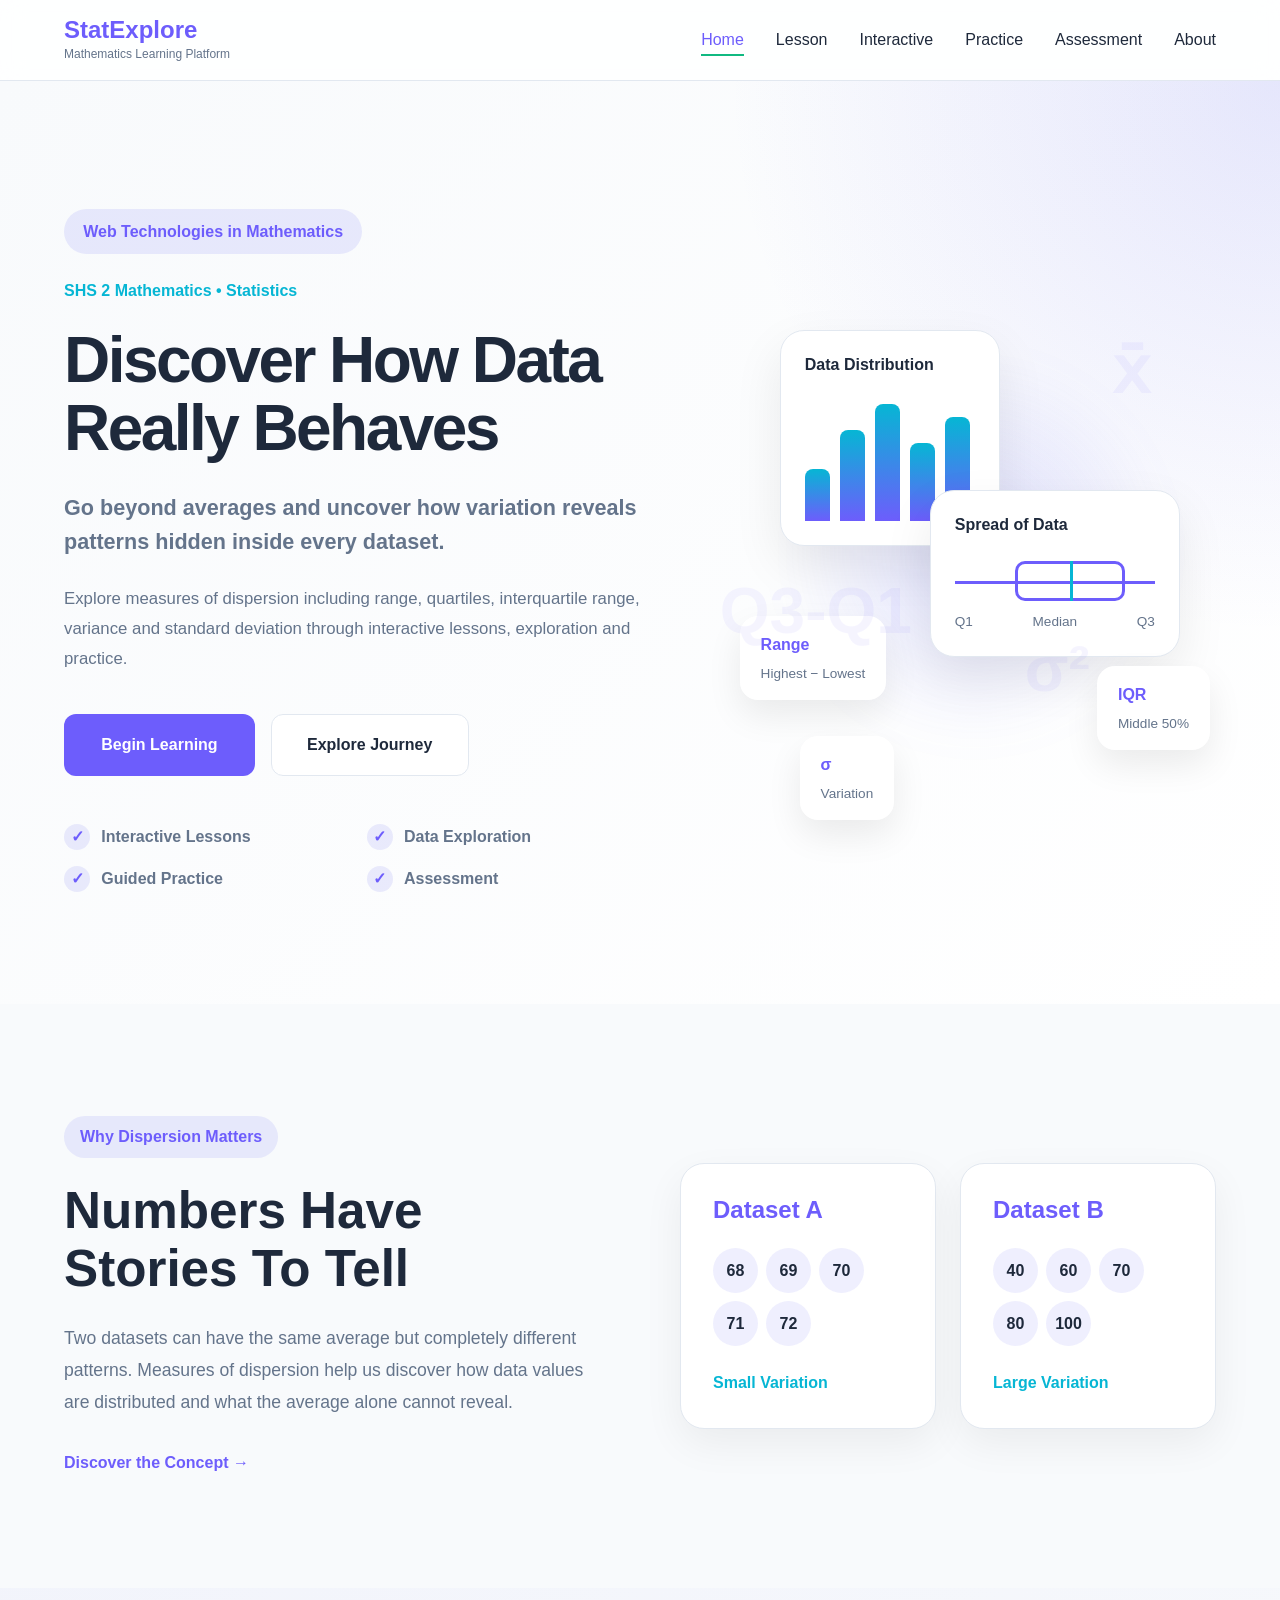
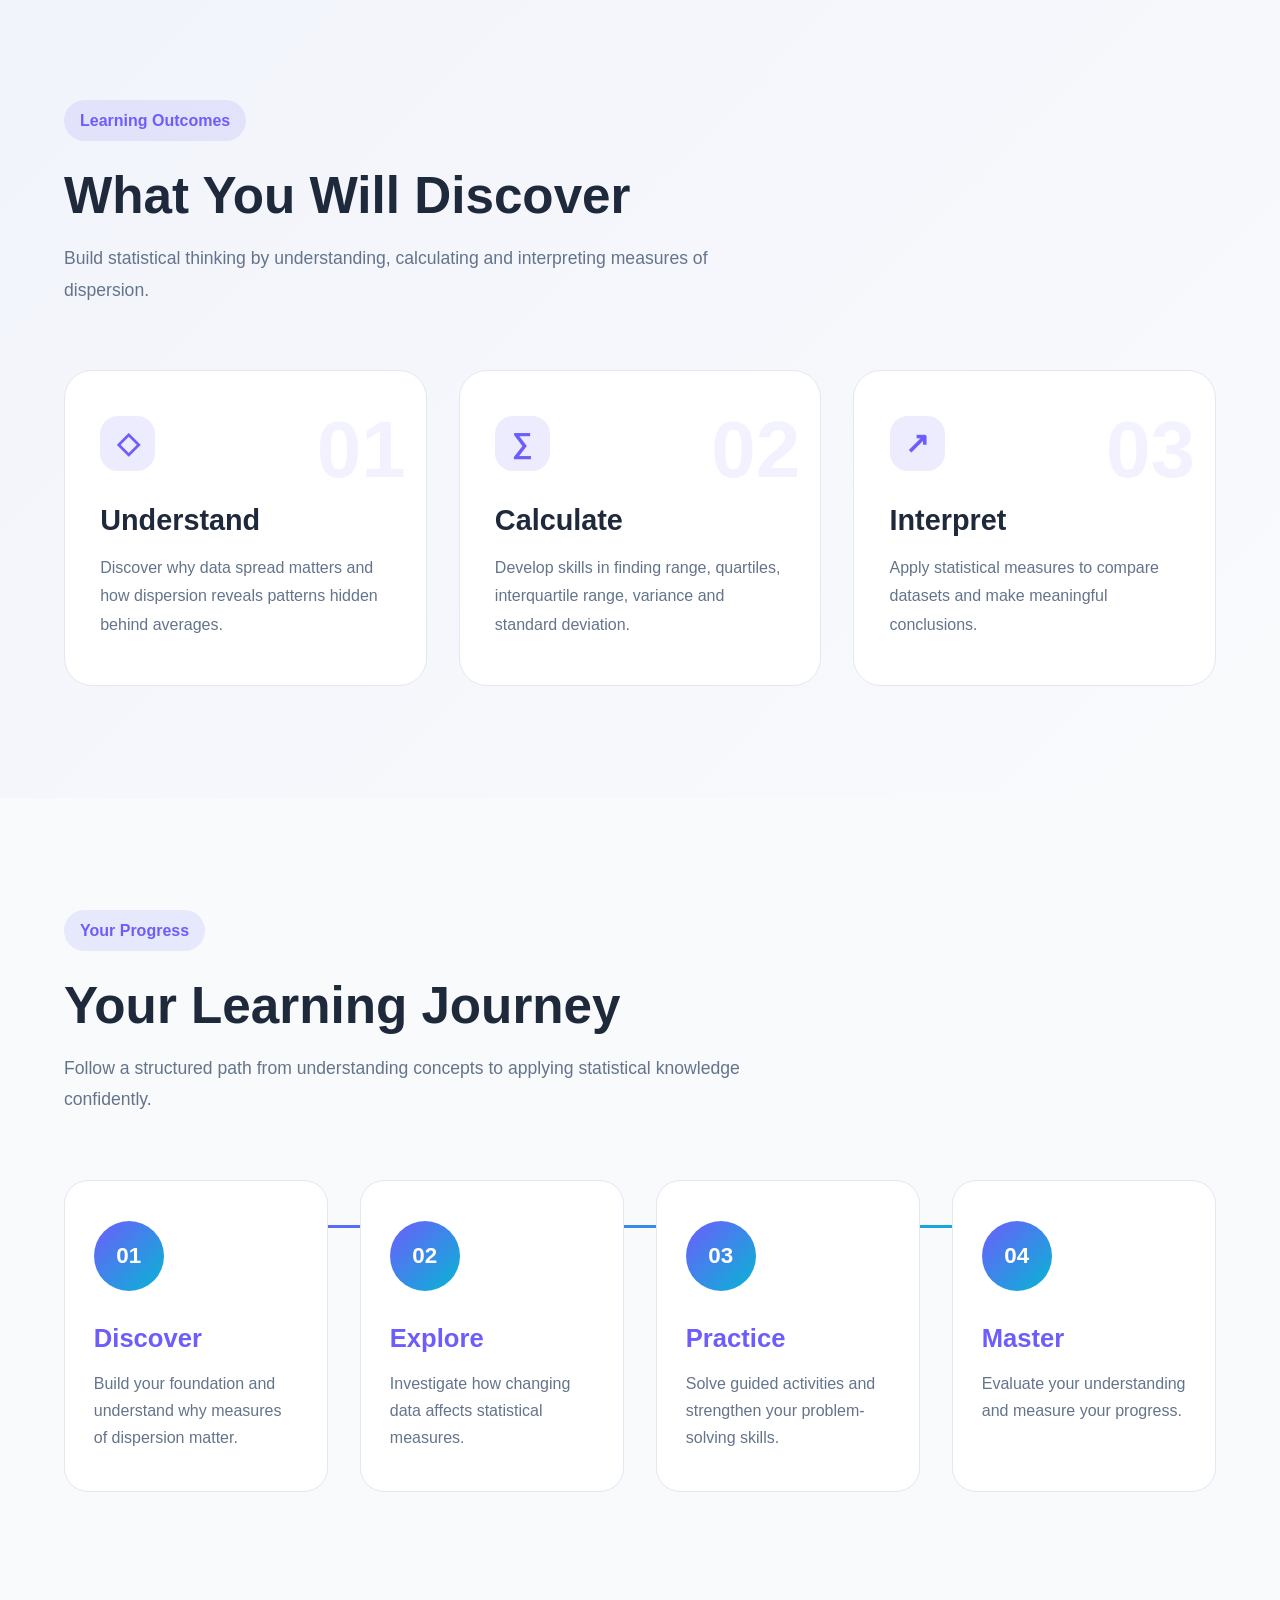
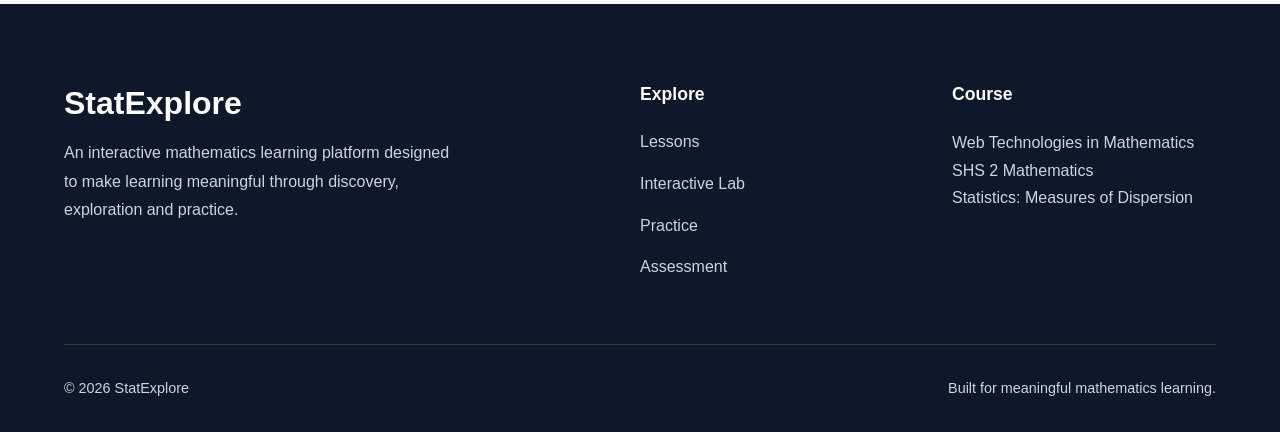
<file: index.html>
<!doctype html>
<html lang="en">
  <head>
    <meta charset="UTF-8" />

    <meta name="viewport" content="width=device-width, initial-scale=1.0" />

    <meta
      name="description"
      content="StatExplore is an interactive mathematics learning platform for SHS 2 students exploring measures of dispersion through discovery, exploration, practice and assessment."
    />

    <title>StatExplore | Web Technologies in Mathematics</title>

    <link rel="stylesheet" href="css/variables.css" />

    <link rel="stylesheet" href="css/style.css" />

    <link rel="stylesheet" href="css/index.css" />
  </head>

  <body>
    <!-- =========================
HEADER
========================== -->

    <header class="header">
      <div class="container">
        <nav class="navbar">
          <a href="index.html" class="logo">
            <h2>StatExplore</h2>

            <span> Mathematics Learning Platform </span>
          </a>

          <button class="menu-toggle" aria-expanded="false">
            <span></span>

            <span></span>

            <span></span>
          </button>

          <div class="nav-menu">
            <ul class="nav-links">
              <li>
                <a href="index.html" class="active"> Home </a>
              </li>

              <li>
                <a href="lesson.html"> Lesson </a>
              </li>

              <li>
                <a href="interactive.html"> Interactive </a>
              </li>

              <li>
                <a href="practice.html"> Practice </a>
              </li>

              <li>
                <a href="assessment.html"> Assessment </a>
              </li>
              <li>
                <a href="about.html"> About </a>
              </li>
            </ul>
          </div>
        </nav>
      </div>
    </header>

    <main>
      <!-- =========================
PREMIUM HERO SECTION
========================== -->

      <section class="hero reveal">
        <div class="container">
          <div class="hero-wrapper">
            <!-- HERO CONTENT -->

            <div class="hero-content">
              <span class="course-name hero-reveal">
                Web Technologies in Mathematics
              </span>

              <p class="hero-label hero-reveal">
                SHS 2 Mathematics • Statistics
              </p>

              <h1 class="hero-reveal">Discover How Data Really Behaves</h1>

              <p class="course-purpose hero-reveal">
                Go beyond averages and uncover how variation reveals patterns
                hidden inside every dataset.
              </p>

              <p class="hero-description hero-reveal">
                Explore measures of dispersion including range, quartiles,
                interquartile range, variance and standard deviation through
                interactive lessons, exploration and practice.
              </p>

              <div class="hero-buttons hero-reveal">
                <a href="lesson.html" class="btn btn-primary">
                  Begin Learning
                </a>

                <a href="#journey" class="btn btn-secondary">
                  Explore Journey
                </a>
              </div>

              <!-- PLATFORM HIGHLIGHTS -->

              <div class="hero-highlights hero-reveal">
                <div>
                  <span>✓</span>
                  <p>Interactive Lessons</p>
                </div>

                <div>
                  <span>✓</span>
                  <p>Data Exploration</p>
                </div>

                <div>
                  <span>✓</span>
                  <p>Guided Practice</p>
                </div>

                <div>
                  <span>✓</span>
                  <p>Assessment</p>
                </div>
              </div>
            </div>

            <!-- STATISTICS ILLUSTRATION -->

            <div class="hero-visual">
              <div class="visual-glow"></div>

              <div class="statistics-illustration">
                <!-- HISTOGRAM -->

                <div class="chart-card histogram-card">
                  <h3>Data Distribution</h3>

                  <div class="bars">
                    <span></span>

                    <span></span>

                    <span></span>

                    <span></span>

                    <span></span>
                  </div>
                </div>

                <!-- BOX PLOT -->

                <div class="chart-card boxplot-card">
                  <h3>Spread of Data</h3>

                  <div class="boxplot">
                    <span class="line"></span>

                    <span class="box"></span>

                    <span class="median"></span>
                  </div>

                  <div class="quartile-labels">
                    <span>Q1</span>

                    <span>Median</span>

                    <span>Q3</span>
                  </div>
                </div>

                <!-- STATISTICS TAGS -->

                <div class="concept-tag tag-range">
                  <strong> Range </strong>

                  <p>Highest − Lowest</p>
                </div>

                <div class="concept-tag tag-iqr">
                  <strong> IQR </strong>

                  <p>Middle 50%</p>
                </div>

                <div class="concept-tag tag-standard">
                  <strong> σ </strong>

                  <p>Variation</p>
                </div>

                <!-- BACKGROUND SYMBOLS -->

                <span class="math-symbol symbol-one"> x̄ </span>

                <span class="math-symbol symbol-two"> σ² </span>

                <span class="math-symbol symbol-three"> Q3-Q1 </span>
              </div>
            </div>
          </div>
        </div>
      </section>

      <!-- =========================
INTRODUCTION SECTION
========================== -->

      <section class="introduction reveal">
        <div class="container">
          <div class="intro-wrapper">
            <div class="intro-content">
              <span class="section-label"> Why Dispersion Matters </span>

              <h2>Numbers Have Stories To Tell</h2>

              <p>
                Two datasets can have the same average but completely different
                patterns. Measures of dispersion help us discover how data
                values are distributed and what the average alone cannot reveal.
              </p>

              <a href="lesson.html" class="intro-link">
                Discover the Concept →
              </a>
            </div>

            <div class="dataset-comparison">
              <div class="dataset-card">
                <h3>Dataset A</h3>

                <div class="data-values">
                  <span>68</span>
                  <span>69</span>
                  <span>70</span>
                  <span>71</span>
                  <span>72</span>
                </div>

                <p>Small Variation</p>
              </div>

              <div class="dataset-card">
                <h3>Dataset B</h3>

                <div class="data-values">
                  <span>40</span>
                  <span>60</span>
                  <span>70</span>
                  <span>80</span>
                  <span>100</span>
                </div>

                <p>Large Variation</p>
              </div>
            </div>
          </div>
        </div>
      </section>

      <!-- =========================
LEARNING OUTCOMES
========================== -->

      <section class="objectives reveal">
        <div class="container">
          <div class="section-heading">
            <span class="section-label"> Learning Outcomes </span>

            <h2>What You Will Discover</h2>

            <p>
              Build statistical thinking by understanding, calculating and
              interpreting measures of dispersion.
            </p>
          </div>

          <div class="objective-grid">
            <article class="objective-card reveal">
              <span class="objective-number"> 01 </span>

              <div class="objective-icon">◇</div>

              <h3>Understand</h3>

              <p>
                Discover why data spread matters and how dispersion reveals
                patterns hidden behind averages.
              </p>
            </article>

            <article class="objective-card reveal">
              <span class="objective-number"> 02 </span>

              <div class="objective-icon">∑</div>

              <h3>Calculate</h3>

              <p>
                Develop skills in finding range, quartiles, interquartile range,
                variance and standard deviation.
              </p>
            </article>

            <article class="objective-card reveal">
              <span class="objective-number"> 03 </span>

              <div class="objective-icon">↗</div>

              <h3>Interpret</h3>

              <p>
                Apply statistical measures to compare datasets and make
                meaningful conclusions.
              </p>
            </article>
          </div>
        </div>
      </section>

      <!-- =========================
LEARNING JOURNEY
========================== -->

      <section class="learning-path reveal" id="journey">
        <div class="container">
          <div class="section-heading">
            <span class="section-label"> Your Progress </span>

            <h2>Your Learning Journey</h2>

            <p>
              Follow a structured path from understanding concepts to applying
              statistical knowledge confidently.
            </p>
          </div>

          <div class="journey-container">
            <a href="lesson.html" class="journey-step">
              <span class="step-number"> 01 </span>

              <div>
                <h3>Discover</h3>

                <p>
                  Build your foundation and understand why measures of
                  dispersion matter.
                </p>
              </div>
            </a>

            <a href="interactive.html" class="journey-step">
              <span class="step-number"> 02 </span>

              <div>
                <h3>Explore</h3>

                <p>
                  Investigate how changing data affects statistical measures.
                </p>
              </div>
            </a>

            <a href="practice.html" class="journey-step">
              <span class="step-number"> 03 </span>

              <div>
                <h3>Practice</h3>

                <p>
                  Solve guided activities and strengthen your problem-solving
                  skills.
                </p>
              </div>
            </a>

            <a href="assessment.html" class="journey-step">
              <span class="step-number"> 04 </span>

              <div>
                <h3>Master</h3>

                <p>Evaluate your understanding and measure your progress.</p>
              </div>
            </a>
          </div>
        </div>
      </section>
    </main>

    <!-- =========================
FOOTER
========================== -->

    <footer class="footer">
      <div class="container">
        <div class="footer-content">
          <div class="footer-brand">
            <h3>StatExplore</h3>

            <p>
              An interactive mathematics learning platform designed to make
              learning meaningful through discovery, exploration and practice.
            </p>
          </div>

          <div class="footer-links">
            <h4>Explore</h4>

            <ul>
              <li>
                <a href="lesson.html"> Lessons </a>
              </li>

              <li>
                <a href="interactive.html"> Interactive Lab </a>
              </li>

              <li>
                <a href="practice.html"> Practice </a>
              </li>

              <li>
                <a href="assessment.html"> Assessment </a>
              </li>
            </ul>
          </div>

          <div class="footer-course">
            <h4>Course</h4>

            <p>Web Technologies in Mathematics</p>

            <p>SHS 2 Mathematics</p>

            <p>Statistics: Measures of Dispersion</p>
          </div>
        </div>

        <div class="footer-bottom">
          <p>© 2026 StatExplore</p>

          <p>Built for meaningful mathematics learning.</p>
        </div>
      </div>
    </footer>

    <script src="js/navbar.js"></script>
    <script src="js/animations.js"></script>
  </body>
</html>
</file>
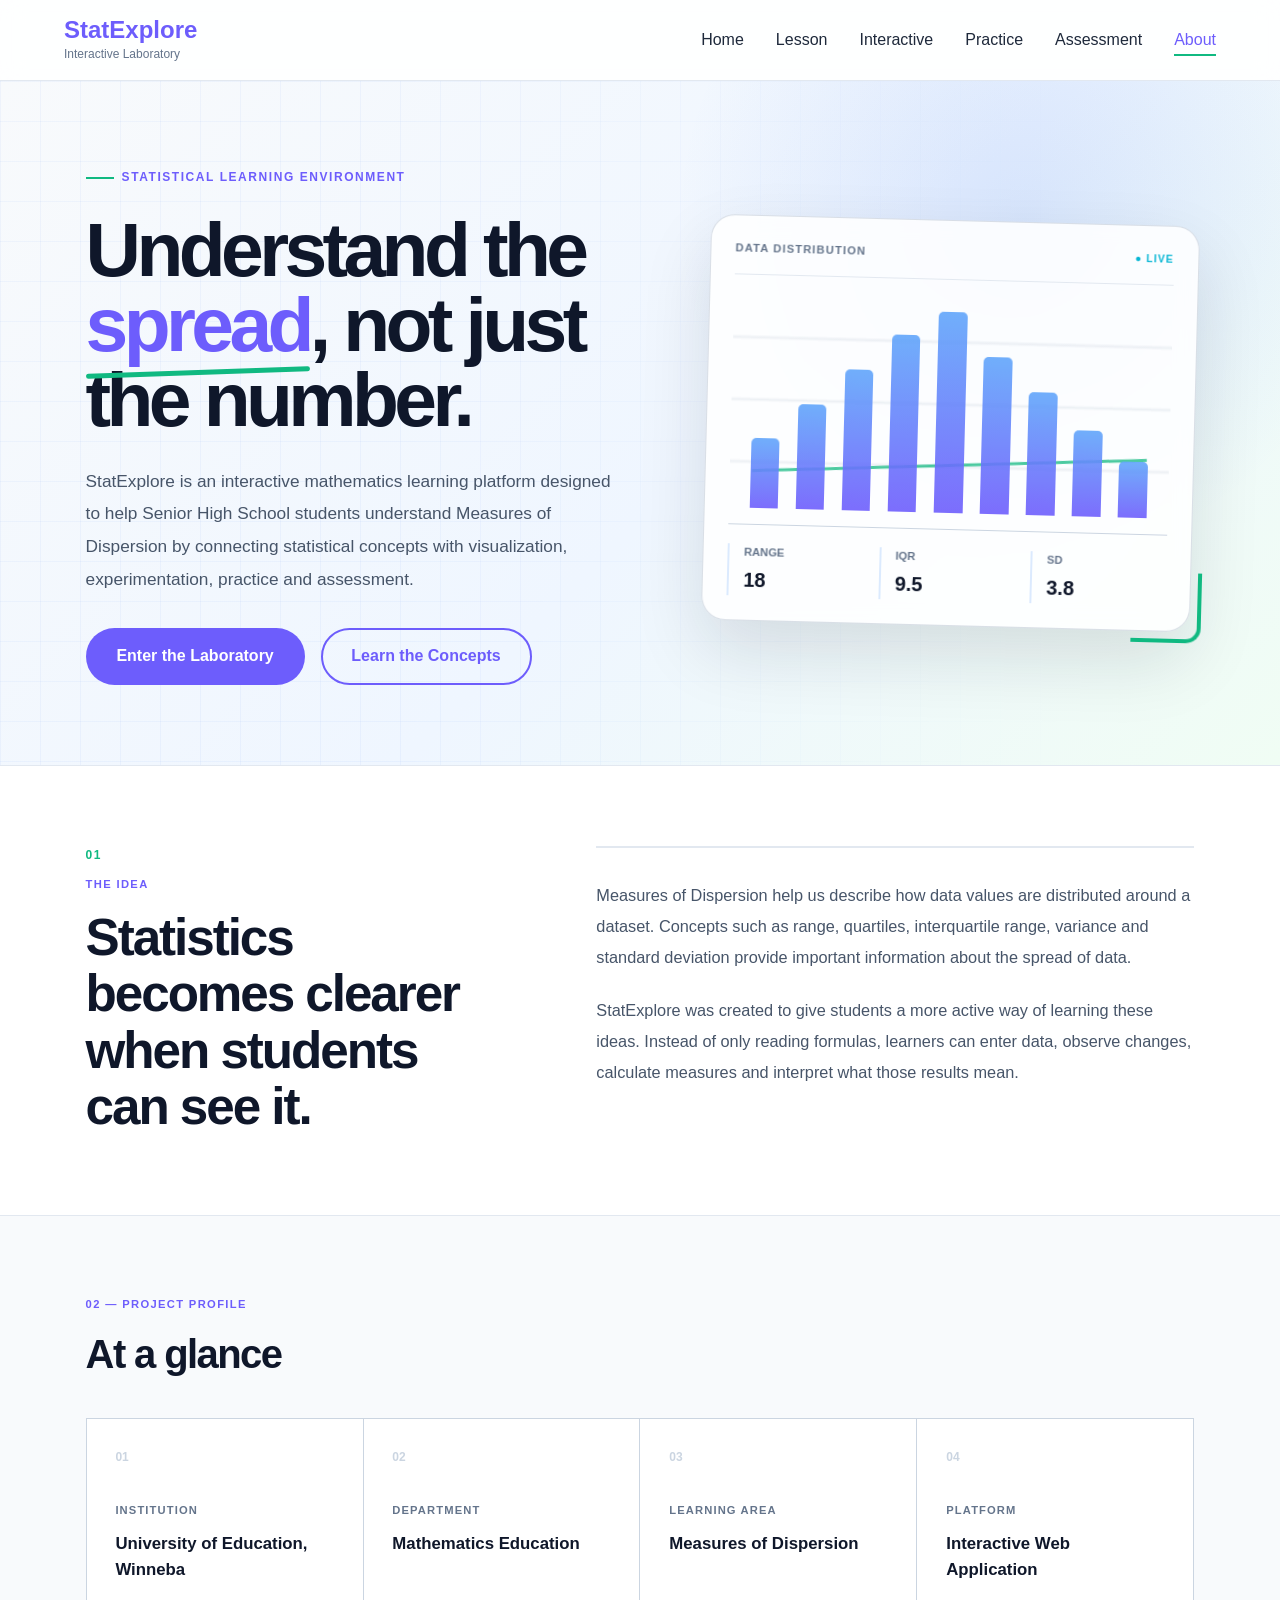
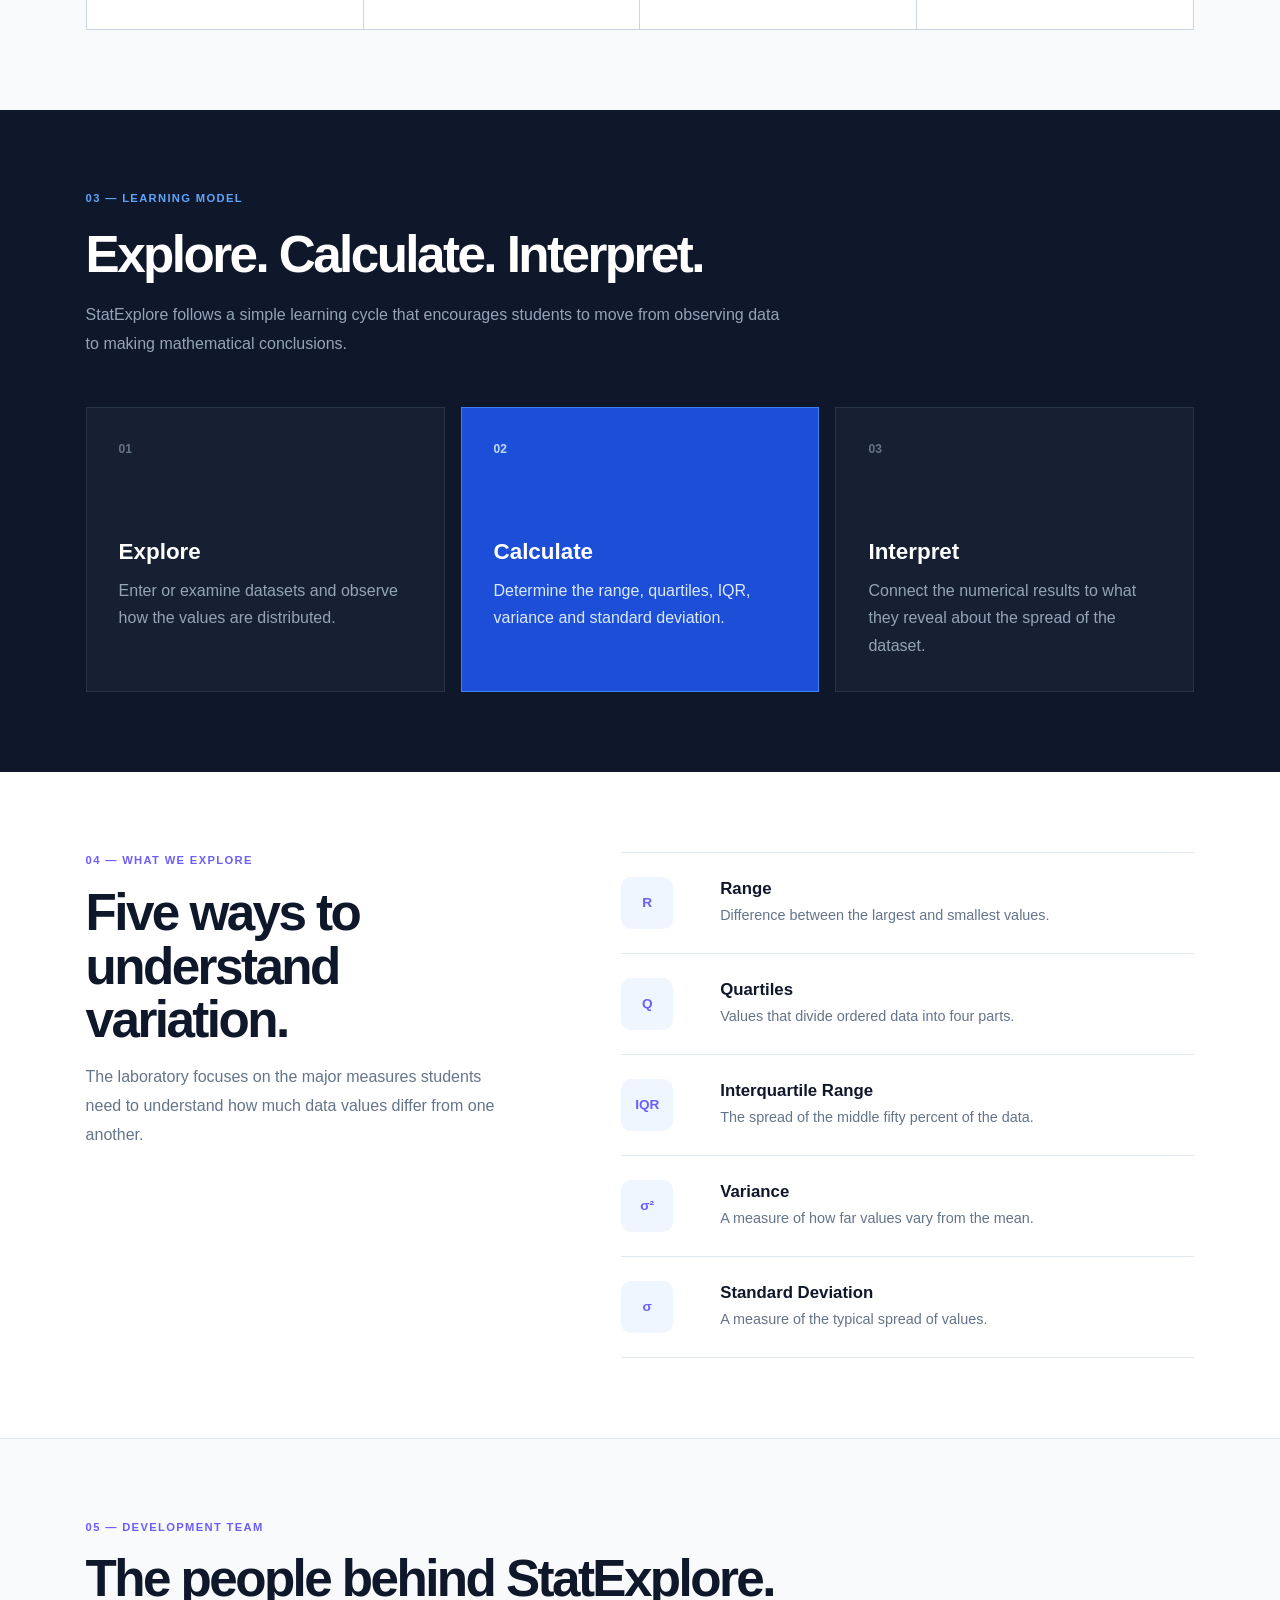
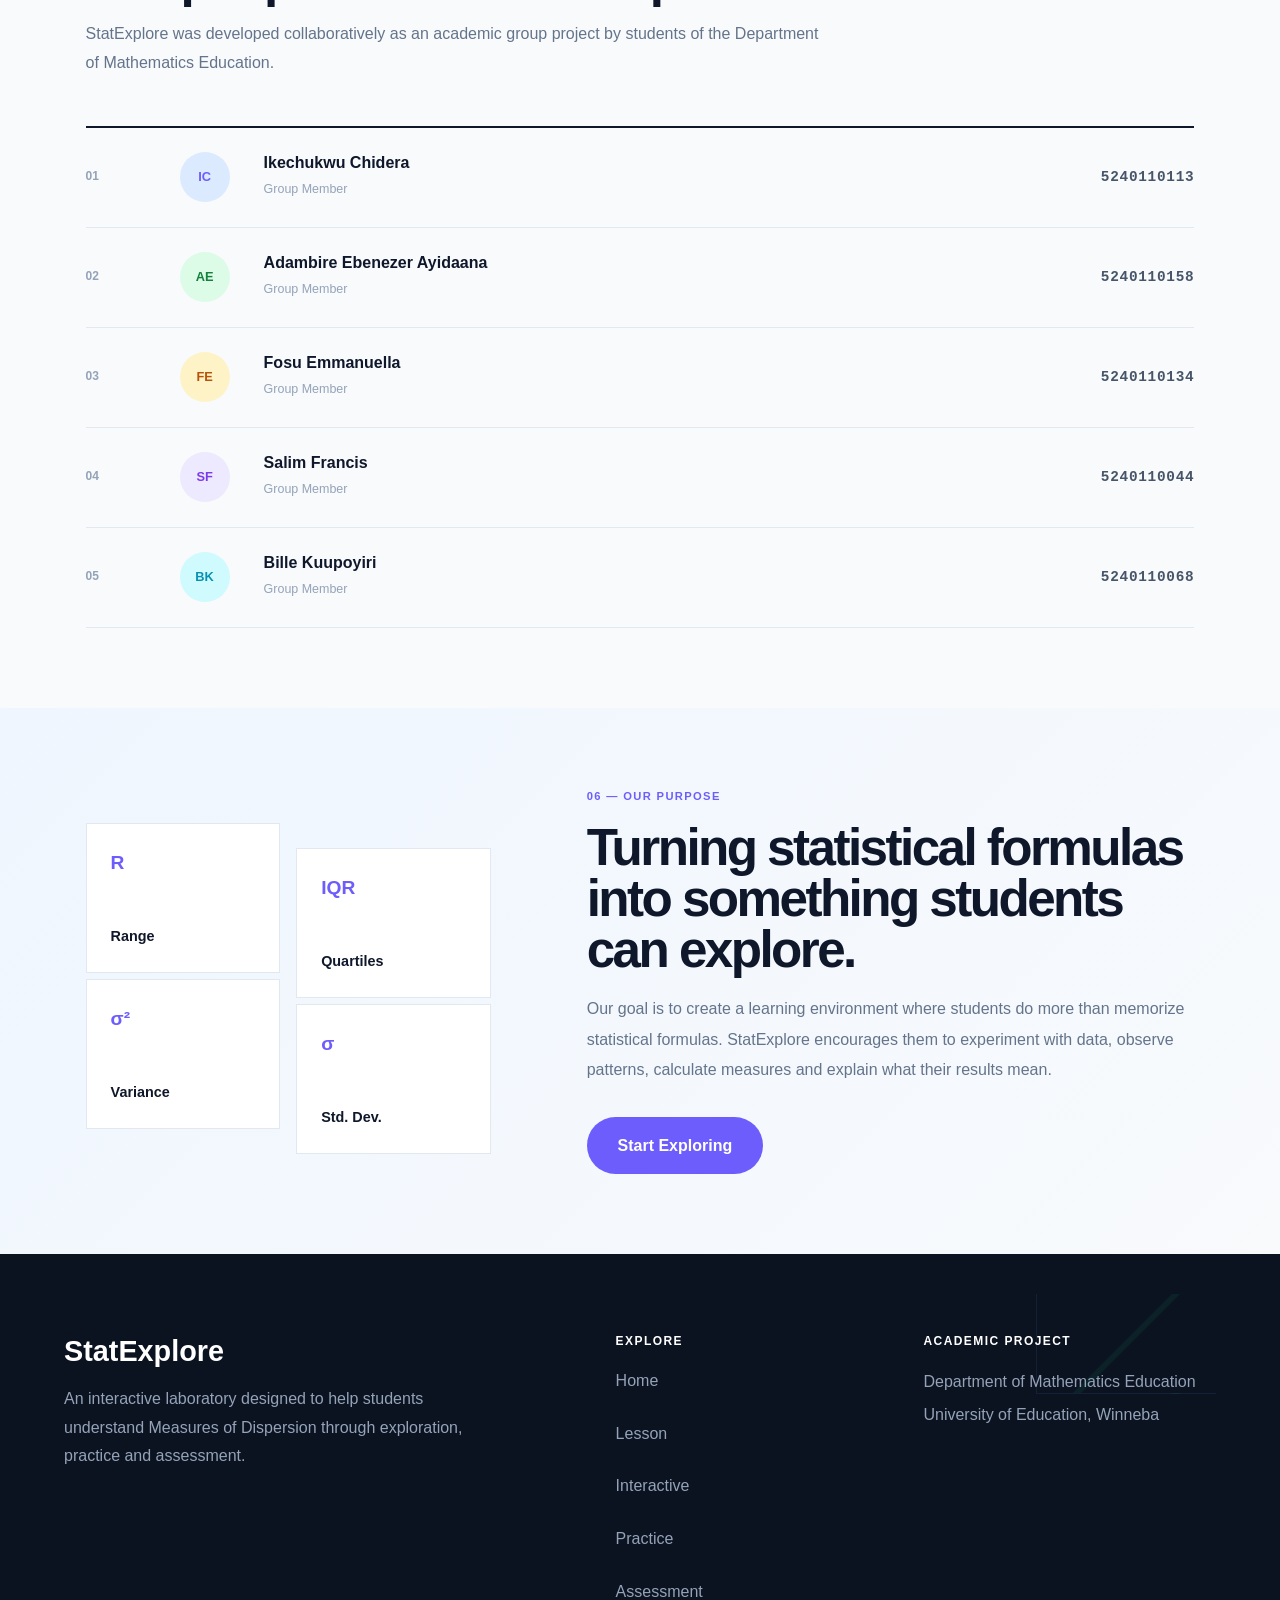
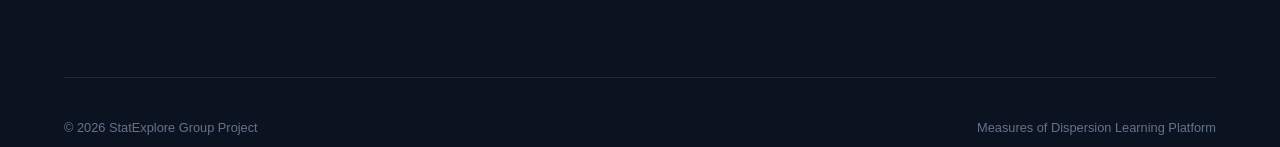
<file: about.html>
<!doctype html>
<html lang="en">
  <head>
    <meta charset="UTF-8" />

    <meta name="viewport" content="width=device-width, initial-scale=1.0" />

    <title>About | StatExplore</title>

    <link rel="stylesheet" href="css/variables.css" />
    <link rel="stylesheet" href="css/style.css" />
    <link rel="stylesheet" href="css/about.css" />
  </head>

  <body>
    <!-- =====================================================
         HEADER
    ====================================================== -->

    <header class="header">
      <div class="container navbar">
        <a href="index.html" class="logo">
          <h2>StatExplore</h2>
          <span>Interactive Laboratory</span>
        </a>

        <nav class="nav-menu" id="navMenu">
          <ul class="nav-links">
            <li>
              <a href="index.html">Home</a>
            </li>

            <li>
              <a href="lesson.html">Lesson</a>
            </li>

            <li>
              <a href="interactive.html">Interactive</a>
            </li>

            <li>
              <a href="practice.html">Practice</a>
            </li>

            <li>
              <a href="assessment.html">Assessment</a>
            </li>

            <li>
              <a href="about.html" class="active"> About </a>
            </li>
          </ul>
        </nav>

        <button
          class="menu-toggle"
          id="menuToggle"
          aria-label="Open navigation menu"
          aria-expanded="false"
        >
          <span></span>
          <span></span>
          <span></span>
        </button>
      </div>
    </header>

    <main>
      <!-- =====================================================
           HERO
      ====================================================== -->

      <section class="stat-hero">
        <div class="container stat-hero-grid">
          <div class="stat-hero-content">
            <span class="eyebrow"> STATISTICAL LEARNING ENVIRONMENT </span>

            <h1>
              Understand the
              <span>spread</span>, not just the number.
            </h1>

            <p>
              StatExplore is an interactive mathematics learning platform
              designed to help Senior High School students understand Measures
              of Dispersion by connecting statistical concepts with
              visualization, experimentation, practice and assessment.
            </p>

            <div class="hero-actions">
              <a href="interactive.html" class="btn btn-primary">
                Enter the Laboratory
              </a>

              <a href="lesson.html" class="btn btn-secondary">
                Learn the Concepts
              </a>
            </div>
          </div>

          <!-- Statistical visual -->

          <div class="distribution-visual">
            <div class="visual-header">
              <span>DATA DISTRIBUTION</span>

              <span class="live-indicator"> ● LIVE </span>
            </div>

            <div class="chart-area">
              <div class="chart-line"></div>

              <div class="bar bar-1"></div>
              <div class="bar bar-2"></div>
              <div class="bar bar-3"></div>
              <div class="bar bar-4"></div>
              <div class="bar bar-5"></div>
              <div class="bar bar-6"></div>
              <div class="bar bar-7"></div>
              <div class="bar bar-8"></div>
              <div class="bar bar-9"></div>
            </div>

            <div class="measure-row">
              <div>
                <span>Range</span>
                <strong>18</strong>
              </div>

              <div>
                <span>IQR</span>
                <strong>9.5</strong>
              </div>

              <div>
                <span>SD</span>
                <strong>3.8</strong>
              </div>
            </div>
          </div>
        </div>
      </section>

      <!-- =====================================================
           PROJECT INTRODUCTION
      ====================================================== -->

      <section class="intro-section">
        <div class="container intro-grid">
          <div class="intro-heading">
            <span class="section-number"> 01 </span>

            <span class="section-label"> THE IDEA </span>

            <h2>Statistics becomes clearer when students can see it.</h2>
          </div>

          <div class="intro-text">
            <p>
              Measures of Dispersion help us describe how data values are
              distributed around a dataset. Concepts such as range, quartiles,
              interquartile range, variance and standard deviation provide
              important information about the spread of data.
            </p>

            <p>
              StatExplore was created to give students a more active way of
              learning these ideas. Instead of only reading formulas, learners
              can enter data, observe changes, calculate measures and interpret
              what those results mean.
            </p>
          </div>
        </div>
      </section>

      <!-- =====================================================
           PROJECT FACTS
      ====================================================== -->

      <section class="facts-section">
        <div class="container">
          <div class="section-heading">
            <span class="section-label"> 02 — PROJECT PROFILE </span>

            <h2>At a glance</h2>
          </div>

          <div class="facts-grid">
            <article class="fact-card">
              <span class="fact-index"> 01 </span>

              <span class="fact-title"> Institution </span>

              <h3>University of Education, Winneba</h3>
            </article>

            <article class="fact-card">
              <span class="fact-index"> 02 </span>

              <span class="fact-title"> Department </span>

              <h3>Mathematics Education</h3>
            </article>

            <article class="fact-card">
              <span class="fact-index"> 03 </span>

              <span class="fact-title"> Learning Area </span>

              <h3>Measures of Dispersion</h3>
            </article>

            <article class="fact-card">
              <span class="fact-index"> 04 </span>

              <span class="fact-title"> Platform </span>

              <h3>Interactive Web Application</h3>
            </article>
          </div>
        </div>
      </section>

      <!-- =====================================================
           LEARNING MODEL
      ====================================================== -->

      <section class="learning-section">
        <div class="container">
          <div class="learning-heading">
            <span class="section-label"> 03 — LEARNING MODEL </span>

            <h2>Explore. Calculate. Interpret.</h2>

            <p>
              StatExplore follows a simple learning cycle that encourages
              students to move from observing data to making mathematical
              conclusions.
            </p>
          </div>

          <div class="learning-grid">
            <article class="learning-card">
              <div class="learning-number">01</div>

              <h3>Explore</h3>

              <p>
                Enter or examine datasets and observe how the values are
                distributed.
              </p>
            </article>

            <article class="learning-card active">
              <div class="learning-number">02</div>

              <h3>Calculate</h3>

              <p>
                Determine the range, quartiles, IQR, variance and standard
                deviation.
              </p>
            </article>

            <article class="learning-card">
              <div class="learning-number">03</div>

              <h3>Interpret</h3>

              <p>
                Connect the numerical results to what they reveal about the
                spread of the dataset.
              </p>
            </article>
          </div>
        </div>
      </section>

      <!-- =====================================================
           STATISTICAL MEASURES
      ====================================================== -->

      <section class="measures-section">
        <div class="container measures-grid">
          <div class="measures-intro">
            <span class="section-label"> 04 — WHAT WE EXPLORE </span>

            <h2>Five ways to understand variation.</h2>

            <p>
              The laboratory focuses on the major measures students need to
              understand how much data values differ from one another.
            </p>
          </div>

          <div class="measure-list">
            <div class="measure-item">
              <span class="measure-symbol"> R </span>

              <div>
                <h3>Range</h3>
                <p>Difference between the largest and smallest values.</p>
              </div>
            </div>

            <div class="measure-item">
              <span class="measure-symbol"> Q </span>

              <div>
                <h3>Quartiles</h3>
                <p>Values that divide ordered data into four parts.</p>
              </div>
            </div>

            <div class="measure-item">
              <span class="measure-symbol"> IQR </span>

              <div>
                <h3>Interquartile Range</h3>
                <p>The spread of the middle fifty percent of the data.</p>
              </div>
            </div>

            <div class="measure-item">
              <span class="measure-symbol"> σ² </span>

              <div>
                <h3>Variance</h3>
                <p>A measure of how far values vary from the mean.</p>
              </div>
            </div>

            <div class="measure-item">
              <span class="measure-symbol"> σ </span>

              <div>
                <h3>Standard Deviation</h3>
                <p>A measure of the typical spread of values.</p>
              </div>
            </div>
          </div>
        </div>
      </section>

      <!-- =====================================================
           TEAM
      ====================================================== -->

      <section class="team-section">
        <div class="container">
          <div class="team-heading">
            <span class="section-label"> 05 — DEVELOPMENT TEAM </span>

            <h2>The people behind StatExplore.</h2>

            <p>
              StatExplore was developed collaboratively as an academic group
              project by students of the Department of Mathematics Education.
            </p>
          </div>

          <div class="team-table">
            <article class="team-member">
              <span class="team-number"> 01 </span>

              <div class="team-avatar">IC</div>

              <div class="team-details">
                <h3>Ikechukwu Chidera</h3>

                <span> Group Member </span>
              </div>

              <div class="team-index">5240110113</div>
            </article>

            <article class="team-member">
              <span class="team-number"> 02 </span>

              <div class="team-avatar">AE</div>

              <div class="team-details">
                <h3>Adambire Ebenezer Ayidaana</h3>

                <span> Group Member </span>
              </div>

              <div class="team-index">5240110158</div>
            </article>

            <article class="team-member">
              <span class="team-number"> 03 </span>

              <div class="team-avatar">FE</div>

              <div class="team-details">
                <h3>Fosu Emmanuella</h3>

                <span> Group Member </span>
              </div>

              <div class="team-index">5240110134</div>
            </article>

            <article class="team-member">
              <span class="team-number"> 04 </span>

              <div class="team-avatar">SF</div>

              <div class="team-details">
                <h3>Salim Francis</h3>

                <span> Group Member </span>
              </div>

              <div class="team-index">5240110044</div>
            </article>

            <article class="team-member">
              <span class="team-number"> 05 </span>

              <div class="team-avatar">BK</div>

              <div class="team-details">
                <h3>Bille Kuupoyiri</h3>

                <span> Group Member </span>
              </div>

              <div class="team-index">5240110068</div>
            </article>
          </div>
        </div>
      </section>

      <!-- =====================================================
           FINAL PURPOSE
      ====================================================== -->

      <section class="purpose-section">
        <div class="container purpose-grid">
          <div class="purpose-visual">
            <div class="purpose-stat">
              <span>R</span>
              <strong>Range</strong>
            </div>

            <div class="purpose-stat">
              <span>IQR</span>
              <strong>Quartiles</strong>
            </div>

            <div class="purpose-stat">
              <span>σ²</span>
              <strong>Variance</strong>
            </div>

            <div class="purpose-stat">
              <span>σ</span>
              <strong>Std. Dev.</strong>
            </div>
          </div>

          <div class="purpose-content">
            <span class="section-label"> 06 — OUR PURPOSE </span>

            <h2>
              Turning statistical formulas into something students can explore.
            </h2>

            <p>
              Our goal is to create a learning environment where students do
              more than memorize statistical formulas. StatExplore encourages
              them to experiment with data, observe patterns, calculate measures
              and explain what their results mean.
            </p>

            <a href="interactive.html" class="btn btn-primary">
              Start Exploring
            </a>
          </div>
        </div>
      </section>
    </main>

    <!-- =====================================================
         FOOTER
    ====================================================== -->

    <footer class="footer">
      <div class="container">
        <div class="footer-content">
          <div class="footer-brand">
            <h3>StatExplore</h3>

            <p>
              An interactive laboratory designed to help students understand
              Measures of Dispersion through exploration, practice and
              assessment.
            </p>
          </div>

          <div class="footer-links">
            <h4>Explore</h4>

            <ul>
              <li>
                <a href="index.html"> Home </a>
              </li>

              <li>
                <a href="lesson.html"> Lesson </a>
              </li>

              <li>
                <a href="interactive.html"> Interactive </a>
              </li>

              <li>
                <a href="practice.html"> Practice </a>
              </li>

              <li>
                <a href="assessment.html"> Assessment </a>
              </li>
            </ul>
          </div>

          <div class="footer-course">
            <h4>Academic Project</h4>

            <p>Department of Mathematics Education</p>

            <p>University of Education, Winneba</p>
          </div>
        </div>

        <div class="footer-bottom">
          <p>© 2026 StatExplore Group Project</p>

          <p>Measures of Dispersion Learning Platform</p>
        </div>
      </div>
    </footer>

    <script src="js/navbar.js"></script>
  </body>
</html>
</file>
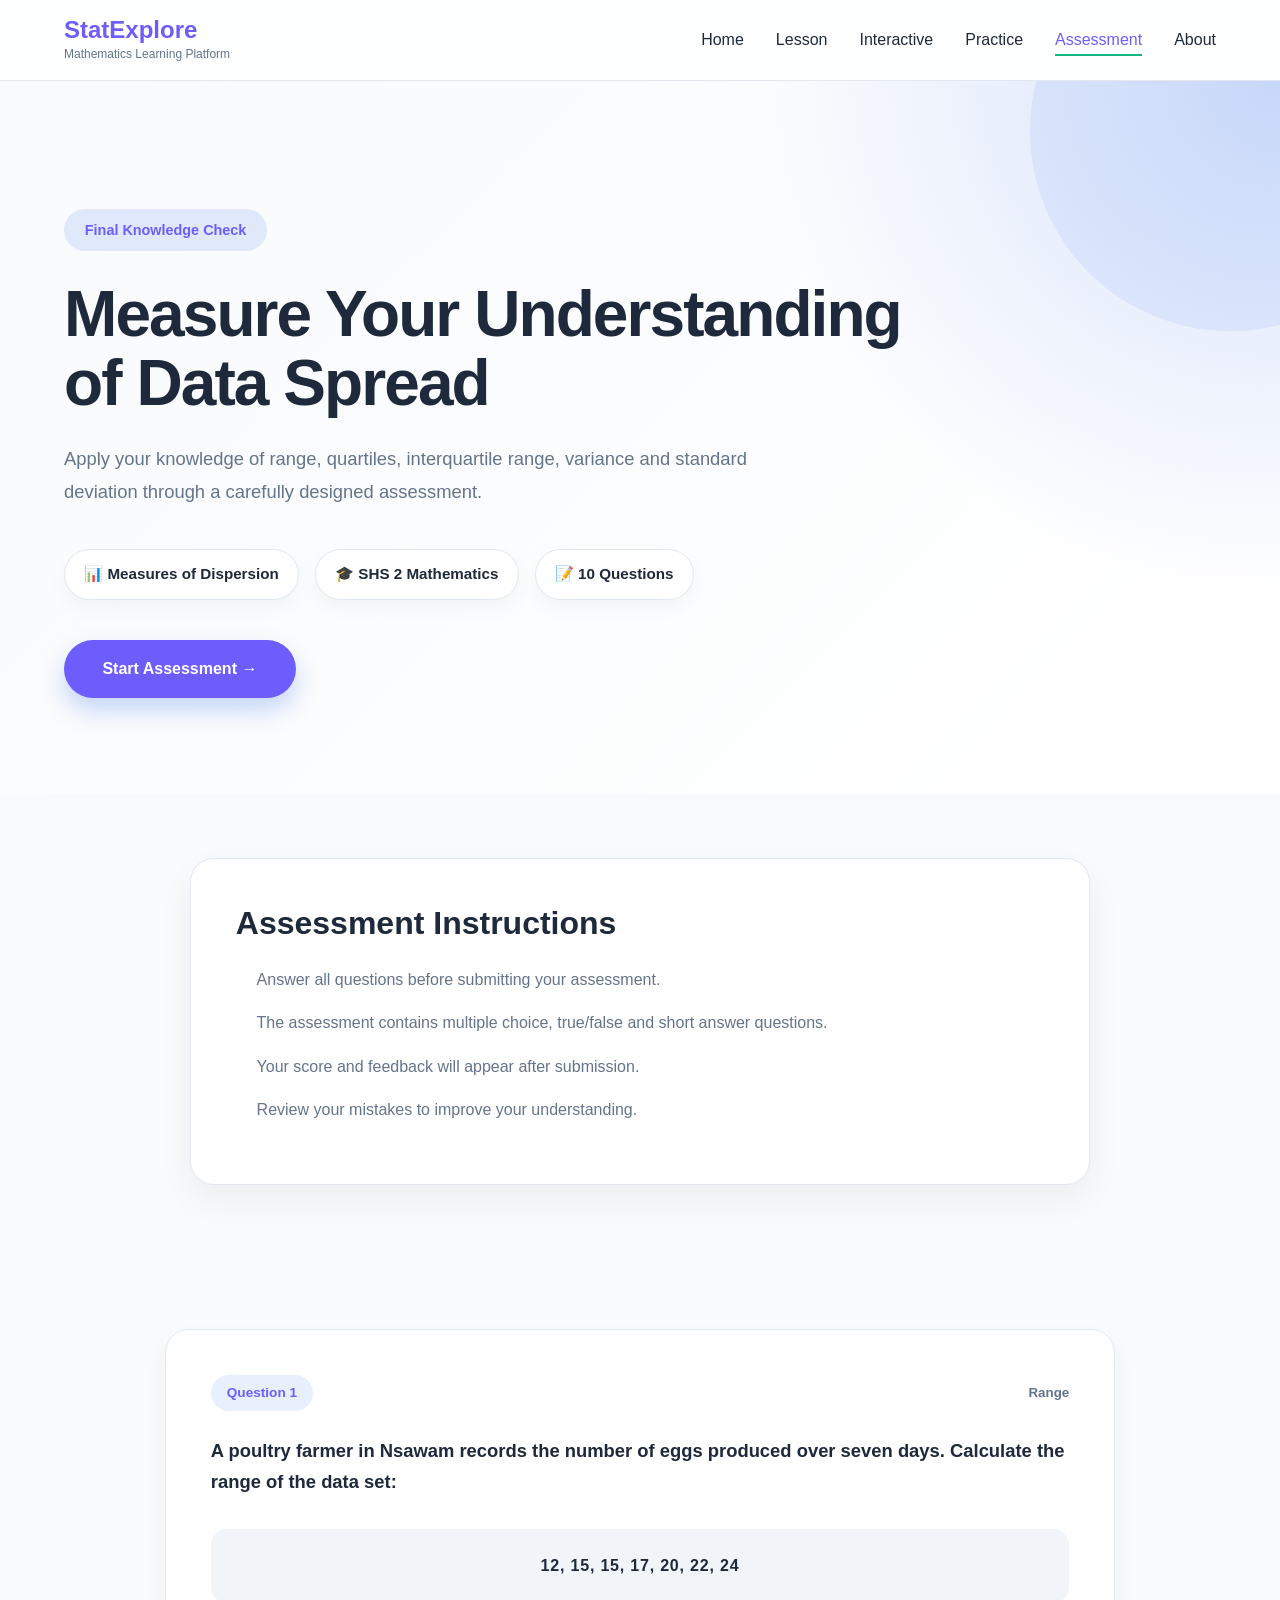
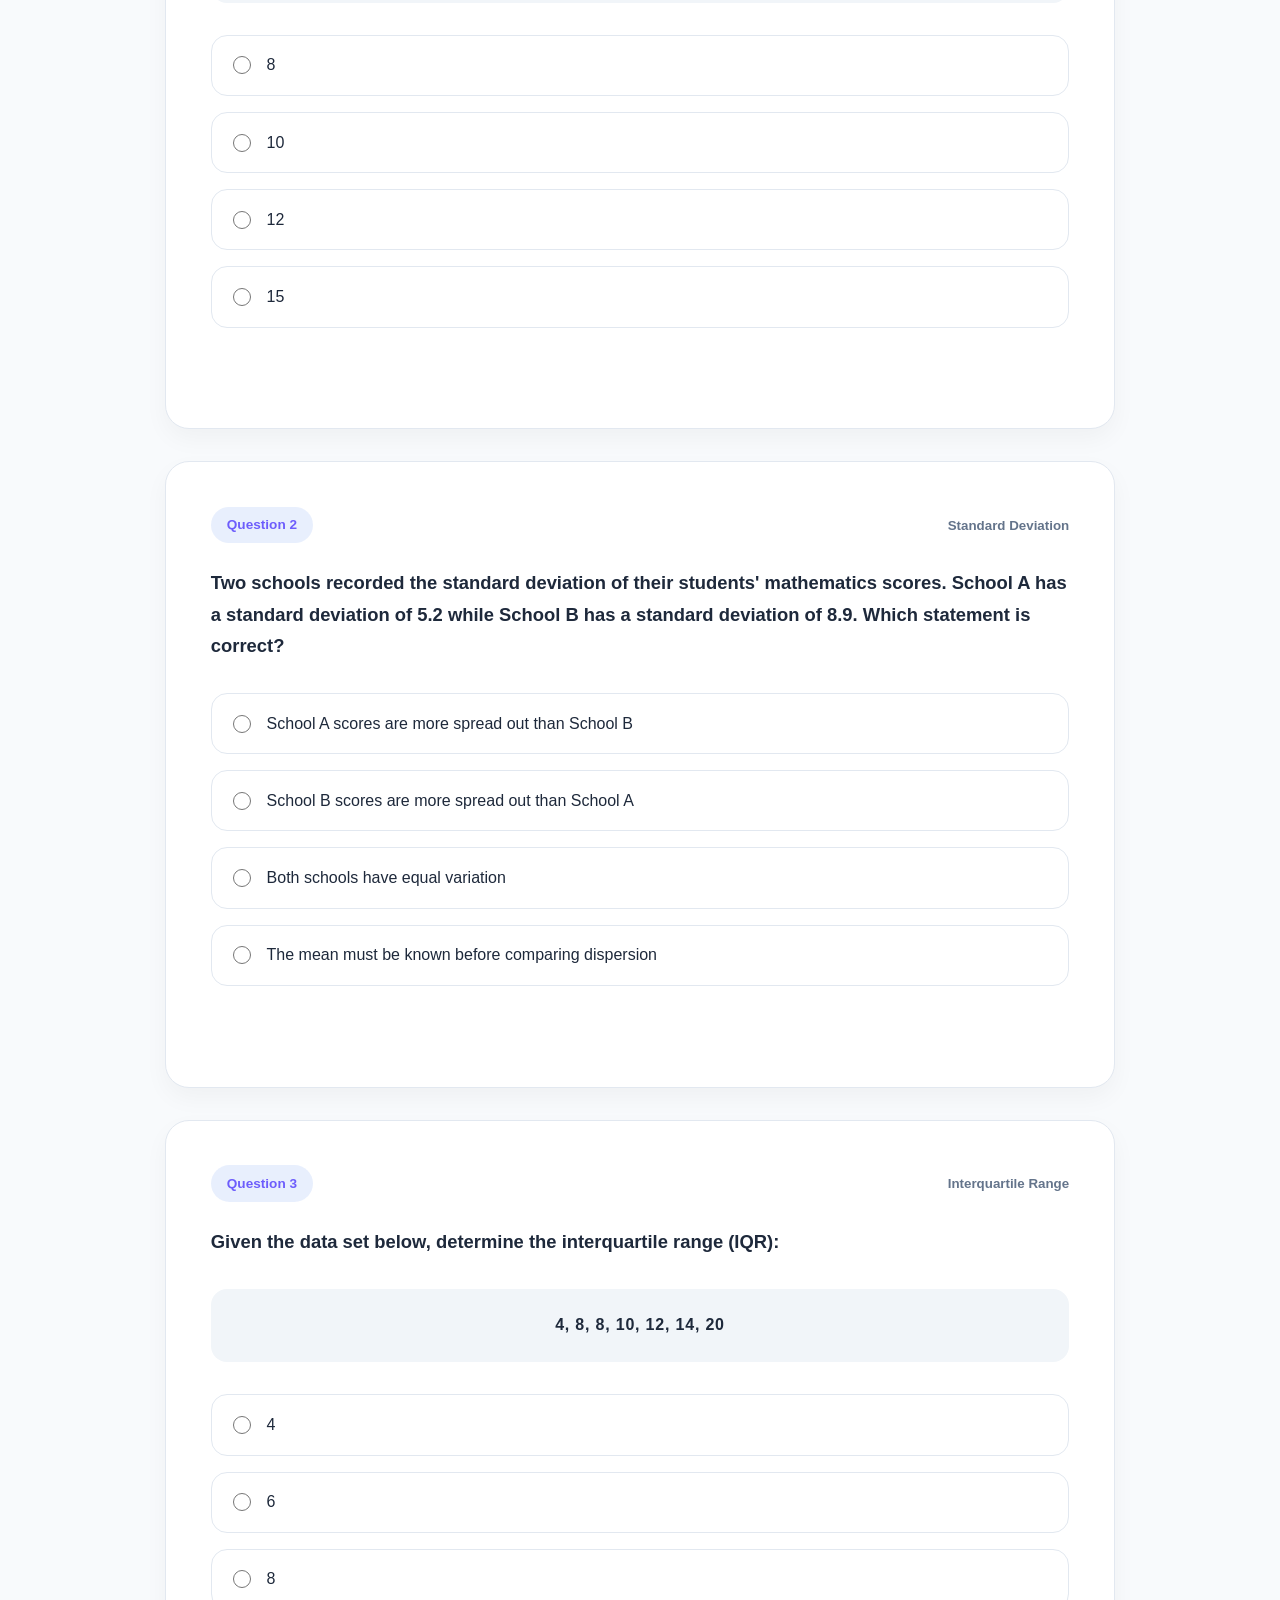
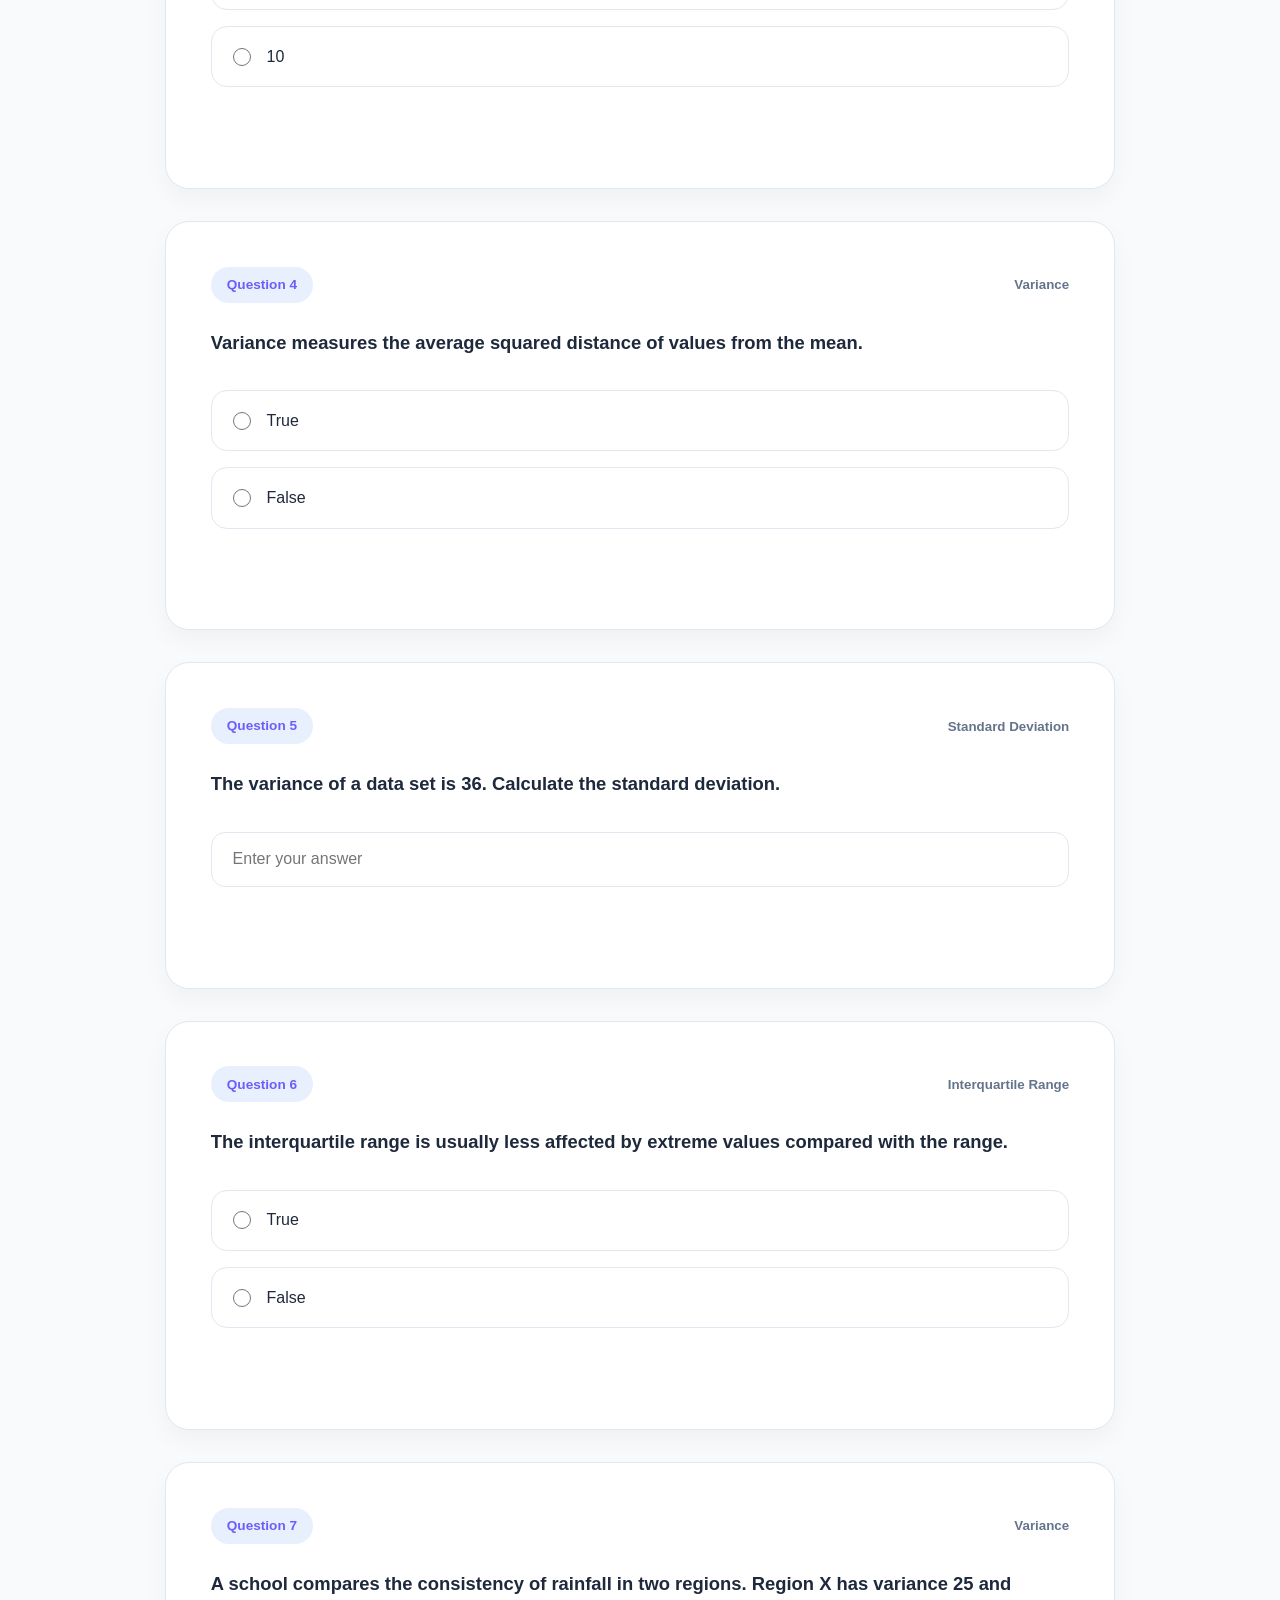
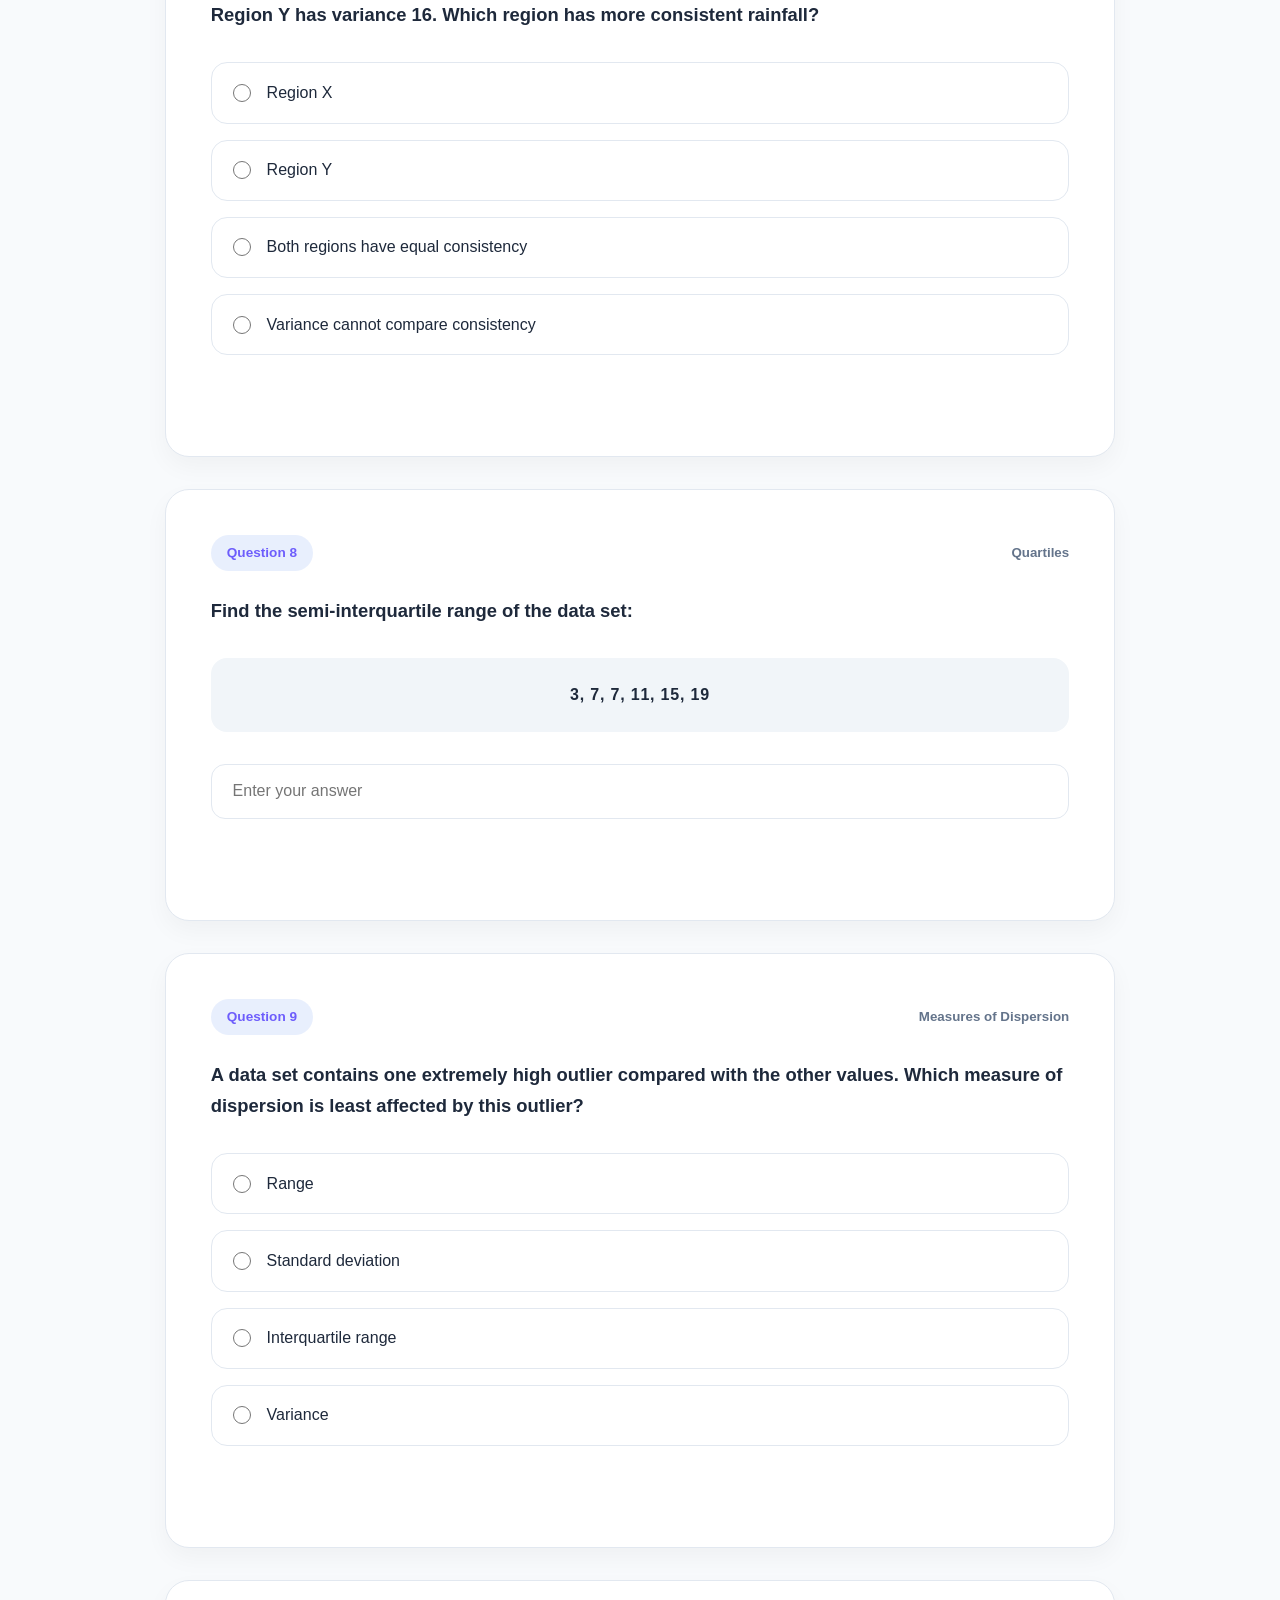
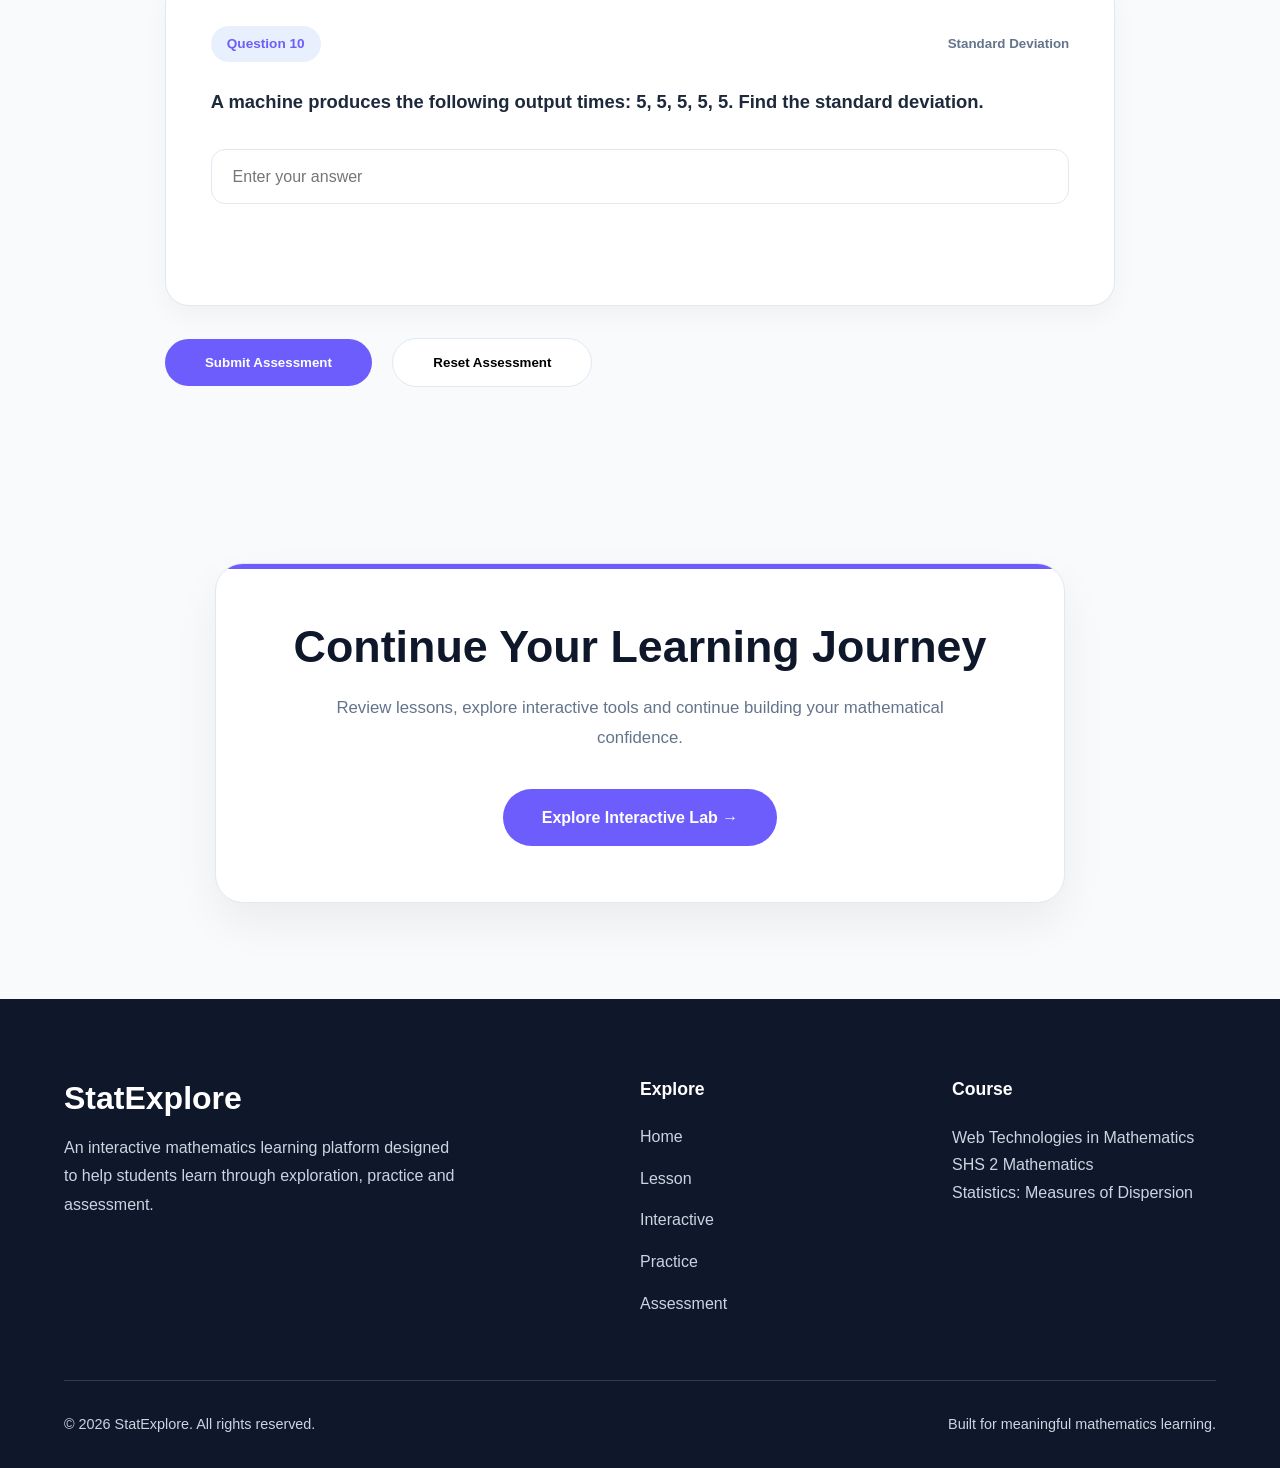
<file: assessment.html>
<!doctype html>
<html lang="en">
  <head>
    <meta charset="UTF-8" />

    <meta name="viewport" content="width=device-width, initial-scale=1.0" />

    <meta
      name="description"
      content="StatExplore assessment platform for testing understanding of measures of dispersion including range, quartiles, interquartile range, variance and standard deviation."
    />

    <title>StatExplore | Assessment</title>

    <!-- GLOBAL STYLES -->

    <link rel="stylesheet" href="css/variables.css" />

    <link rel="stylesheet" href="css/style.css" />

    <!-- PAGE STYLE -->

    <link rel="stylesheet" href="css/assessment.css" />
  </head>

  <body>
    <!-- =====================================================
     HEADER
===================================================== -->

    <header class="header">
      <div class="container">
        <nav class="navbar">
          <a href="index.html" class="logo">
            <h2>StatExplore</h2>

            <span> Mathematics Learning Platform </span>
          </a>

          <button
            class="menu-toggle"
            type="button"
            aria-label="Open navigation menu"
          >
            <span></span>

            <span></span>

            <span></span>
          </button>

          <div class="nav-menu">
            <ul class="nav-links">
              <li>
                <a href="index.html"> Home </a>
              </li>

              <li>
                <a href="lesson.html"> Lesson </a>
              </li>

              <li>
                <a href="interactive.html"> Interactive </a>
              </li>

              <li>
                <a href="practice.html"> Practice </a>
              </li>

              <li>
                <a href="assessment.html" class="active"> Assessment </a>
              </li>
              <li>
                <a href="about.html"> About </a>
              </li>
            </ul>
          </div>
        </nav>
      </div>
    </header>

    <main>
      <!-- =====================================================
     ASSESSMENT HERO
===================================================== -->

      <section class="assessment-hero">
        <div class="container">
          <div class="assessment-intro">
            <span class="page-label"> Final Knowledge Check </span>

            <h1>Measure Your Understanding of Data Spread</h1>

            <p>
              Apply your knowledge of range, quartiles, interquartile range,
              variance and standard deviation through a carefully designed
              assessment.
            </p>

            <div class="assessment-meta">
              <span> 📊 Measures of Dispersion </span>

              <span> 🎓 SHS 2 Mathematics </span>

              <span> 📝 10 Questions </span>
            </div>

            <a href="#assessment-area" class="hero-action">
              Start Assessment →
            </a>
          </div>
        </div>
      </section>

      <!-- =====================================================
     ASSESSMENT INSTRUCTIONS
===================================================== -->

      <section class="assessment-info">
        <div class="container">
          <div class="info-content">
            <h2>Assessment Instructions</h2>

            <ul>
              <li>Answer all questions before submitting your assessment.</li>

              <li>
                The assessment contains multiple choice, true/false and short
                answer questions.
              </li>

              <li>Your score and feedback will appear after submission.</li>

              <li>Review your mistakes to improve your understanding.</li>
            </ul>
          </div>
        </div>
      </section>

      <!-- =====================================================
     DYNAMIC ASSESSMENT AREA

     JavaScript inserts questions here

===================================================== -->

      <section class="assessment-area" id="assessment-area">
        <div class="container">
          <form id="assessment-form">
            <div id="assessment-container" class="assessment-container"></div>

            <div class="assessment-actions">
              <p class="assessment-message"></p>

              <button type="submit" class="submit-assessment">
                Submit Assessment
              </button>

              <button type="button" class="reset-assessment">
                Reset Assessment
              </button>
            </div>
          </form>
        </div>
      </section>

      <!-- =====================================================
     RESULT SECTION

     Hidden until assessment is completed

===================================================== -->

      <section class="result-section hidden" id="result-section">
        <div class="container">
          <div class="result-box">
            <h2>Assessment Complete</h2>

            <p>
              Your Score:

              <span id="score"> 0 </span>

              /10
            </p>

            <p id="result-message"></p>

            <button class="retry-btn">Try Again</button>
          </div>
        </div>
      </section>

      <!-- =====================================================
     NEXT STEP
===================================================== -->

      <section class="next-step">
        <div class="container">
          <div class="next-content">
            <h2>Continue Your Learning Journey</h2>

            <p>
              Review lessons, explore interactive tools and continue building
              your mathematical confidence.
            </p>

            <a href="interactive.html"> Explore Interactive Lab → </a>
          </div>
        </div>
      </section>
    </main>

    <!-- =====================================================
     FOOTER
===================================================== -->

    <footer class="footer">
      <div class="container">
        <div class="footer-content">
          <div class="footer-brand">
            <h3>StatExplore</h3>

            <p>
              An interactive mathematics learning platform designed to help
              students learn through exploration, practice and assessment.
            </p>
          </div>

          <div class="footer-links">
            <h4>Explore</h4>

            <ul>
              <li>
                <a href="index.html"> Home </a>
              </li>

              <li>
                <a href="lesson.html"> Lesson </a>
              </li>

              <li>
                <a href="interactive.html"> Interactive </a>
              </li>

              <li>
                <a href="practice.html"> Practice </a>
              </li>

              <li>
                <a href="assessment.html"> Assessment </a>
              </li>
            </ul>
          </div>

          <div class="footer-course">
            <h4>Course</h4>

            <p>Web Technologies in Mathematics</p>

            <p>SHS 2 Mathematics</p>

            <p>Statistics: Measures of Dispersion</p>
          </div>
        </div>

        <div class="footer-bottom">
          <p>© 2026 StatExplore. All rights reserved.</p>

          <p>Built for meaningful mathematics learning.</p>
        </div>
      </div>
    </footer>

    <!-- JAVASCRIPT -->

    <script src="js/navbar.js"></script>

    <script src="js/assessmentQuestions.js"></script>

    <script src="js/assessment.js"></script>
  </body>
</html>
</file>
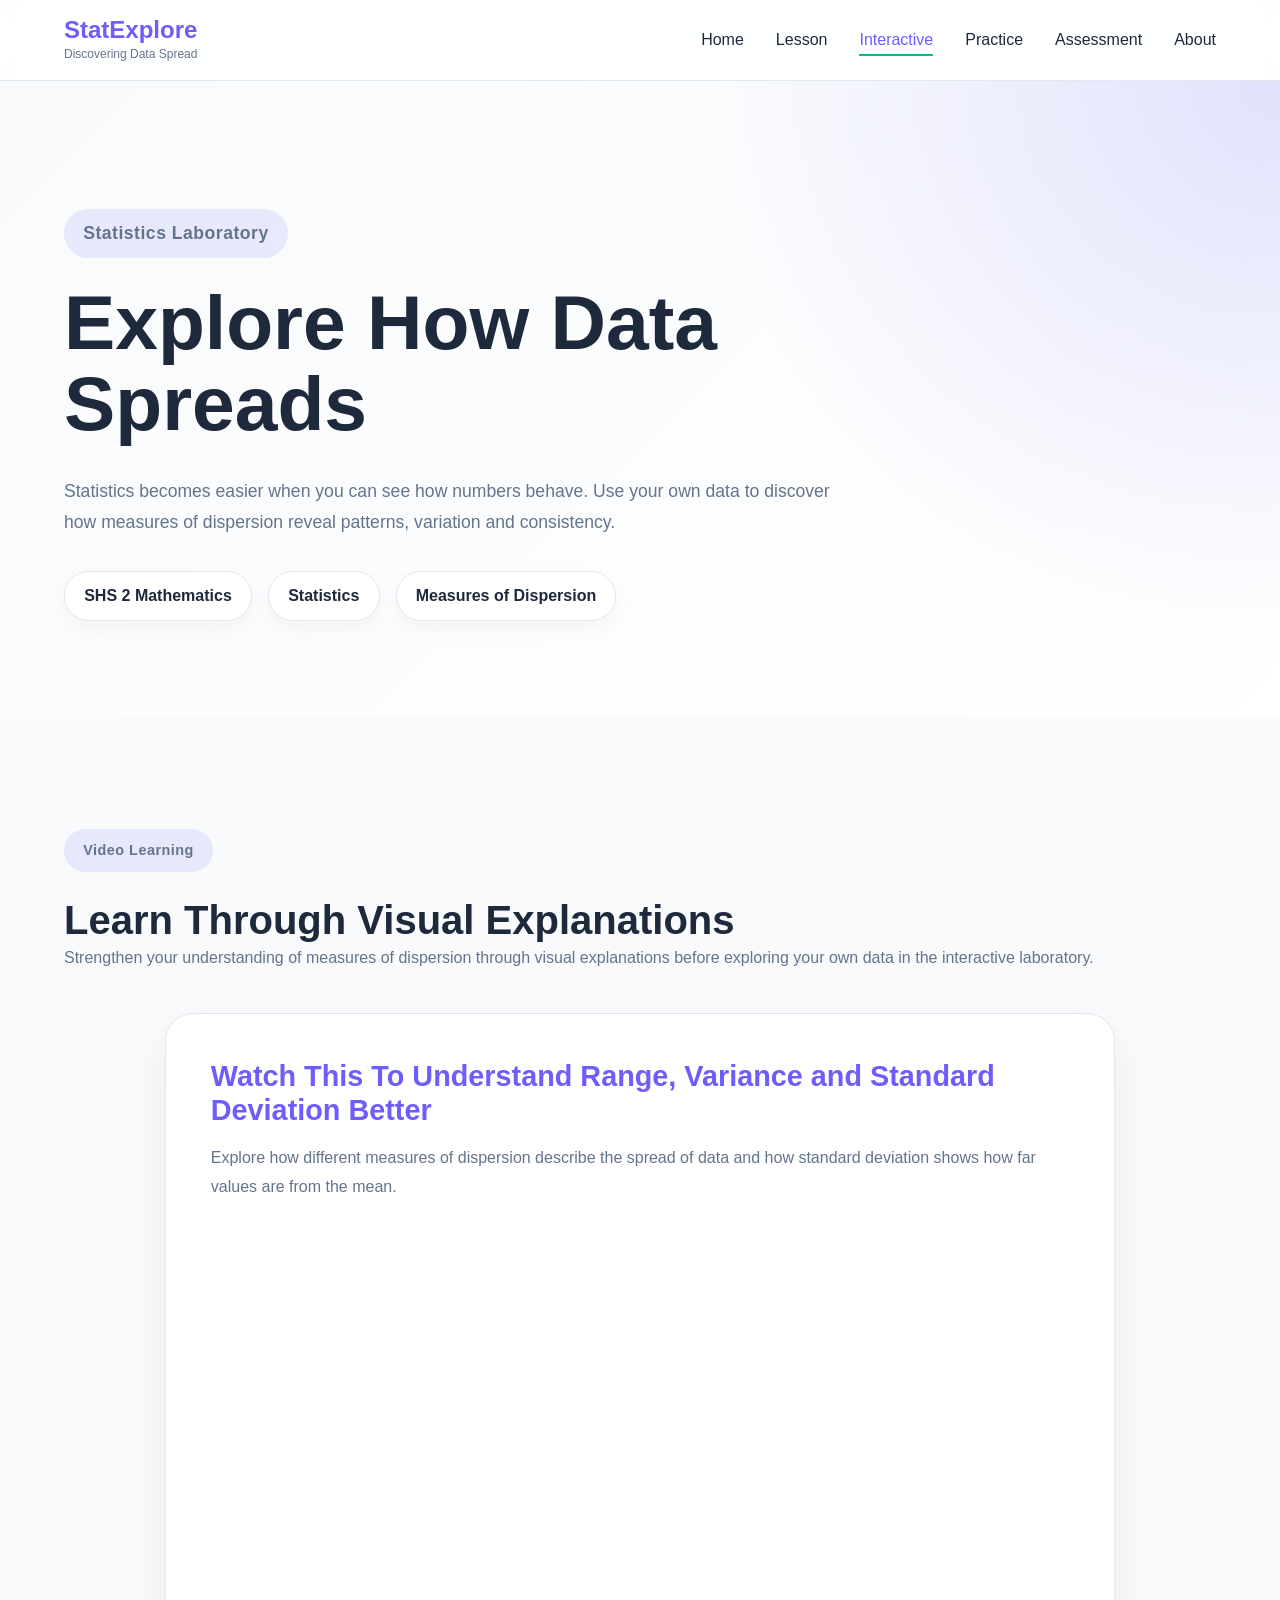
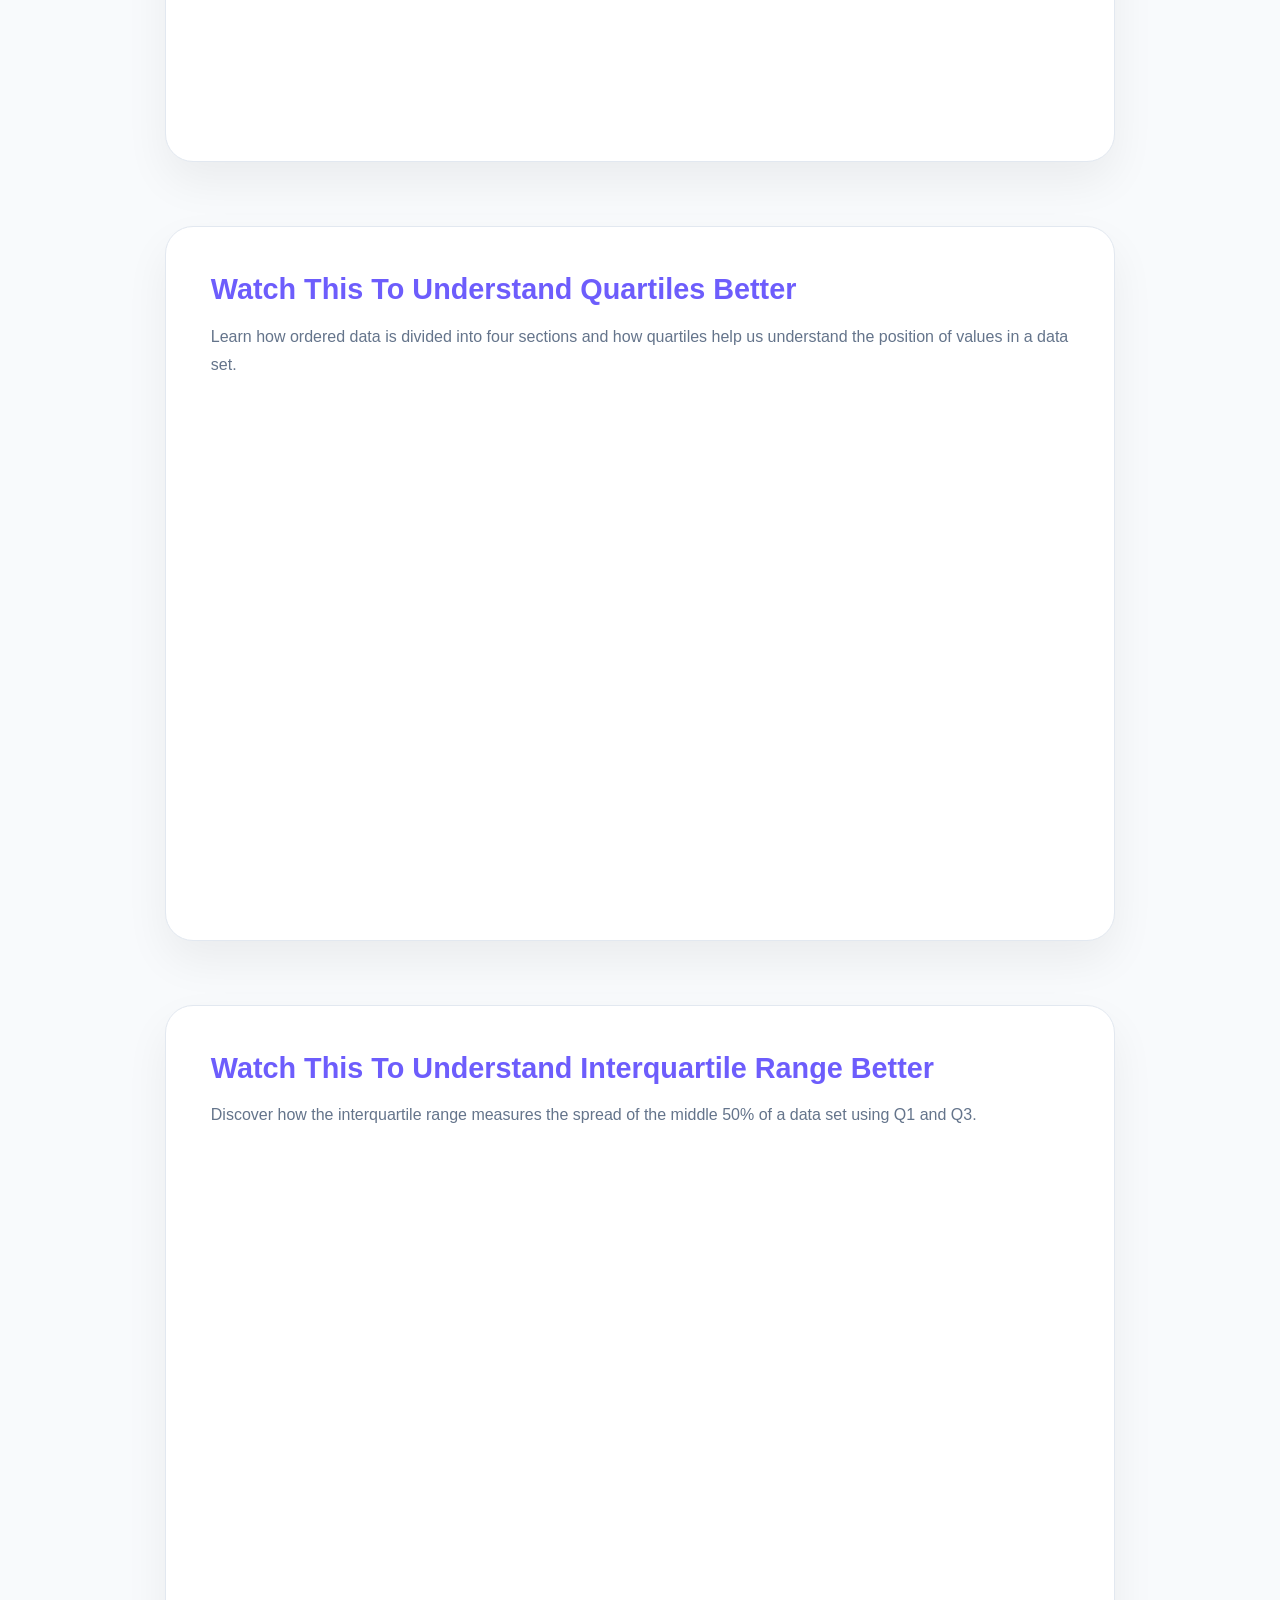
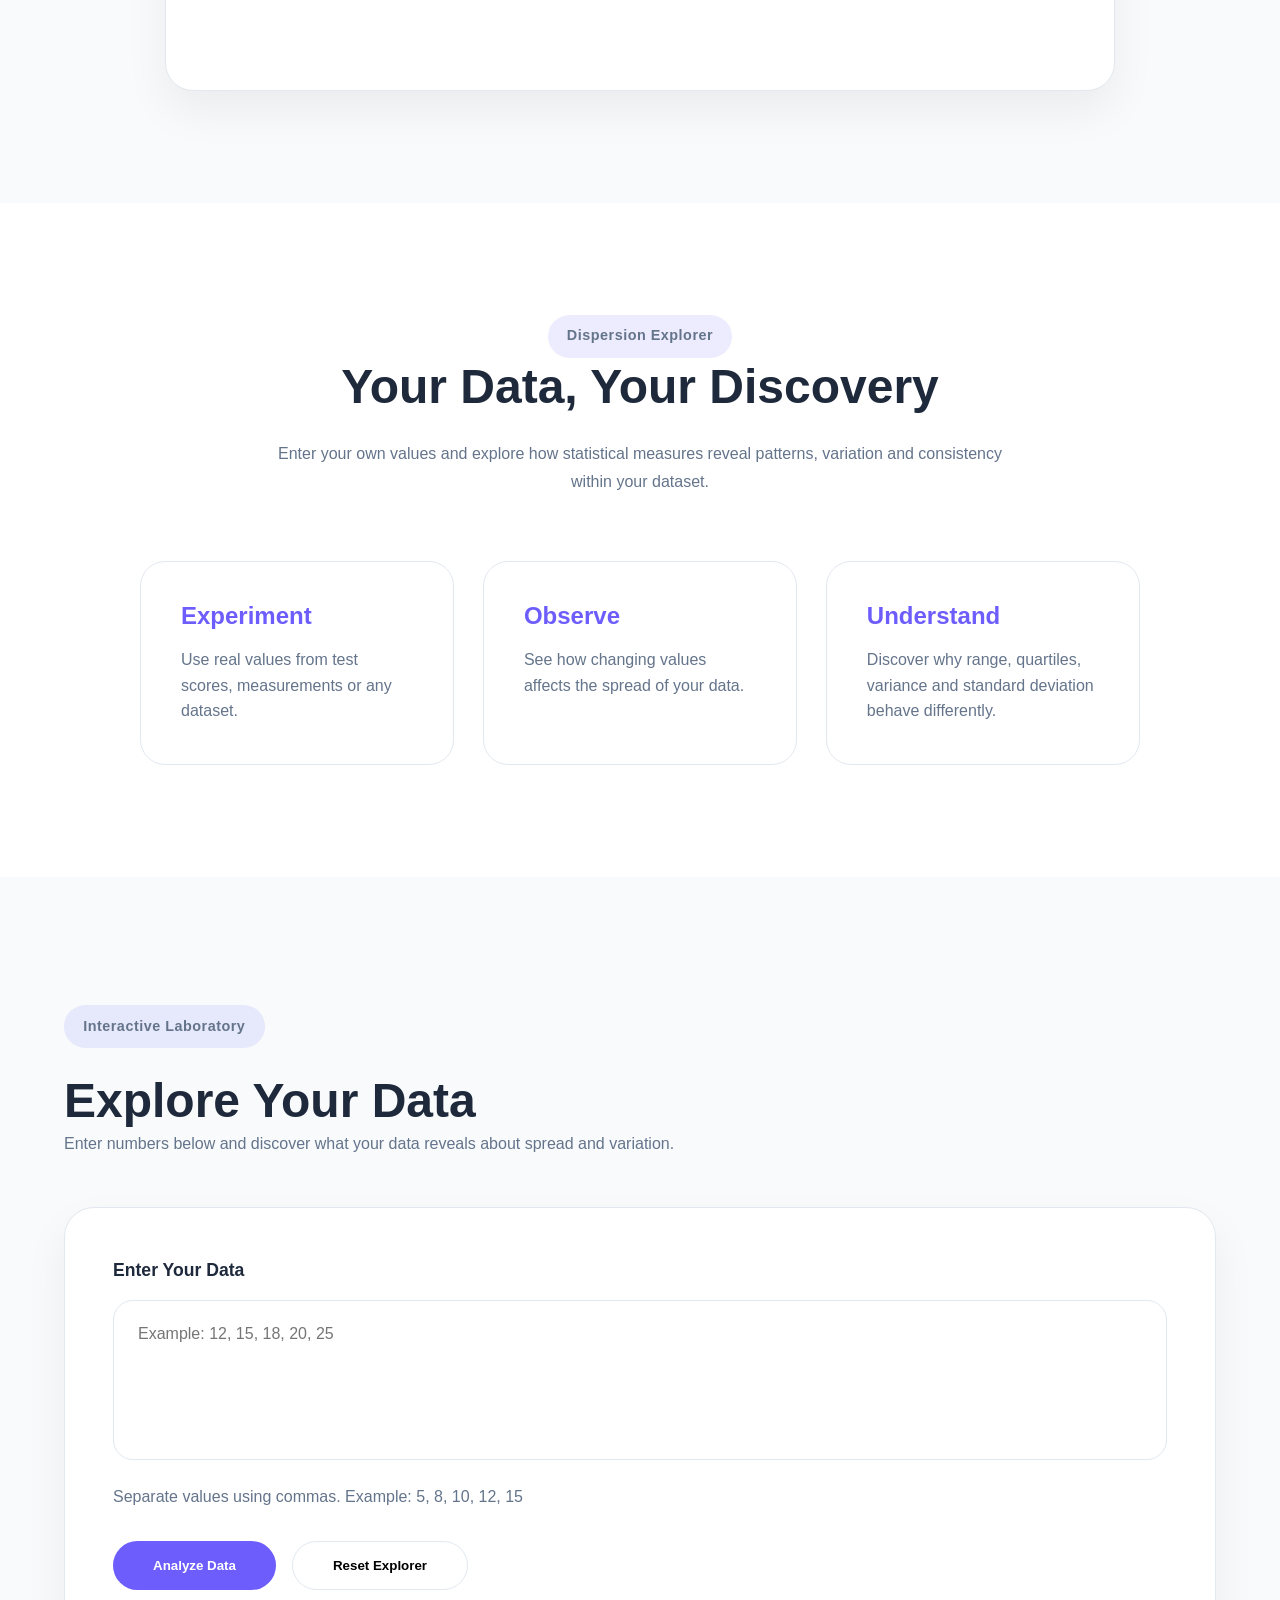
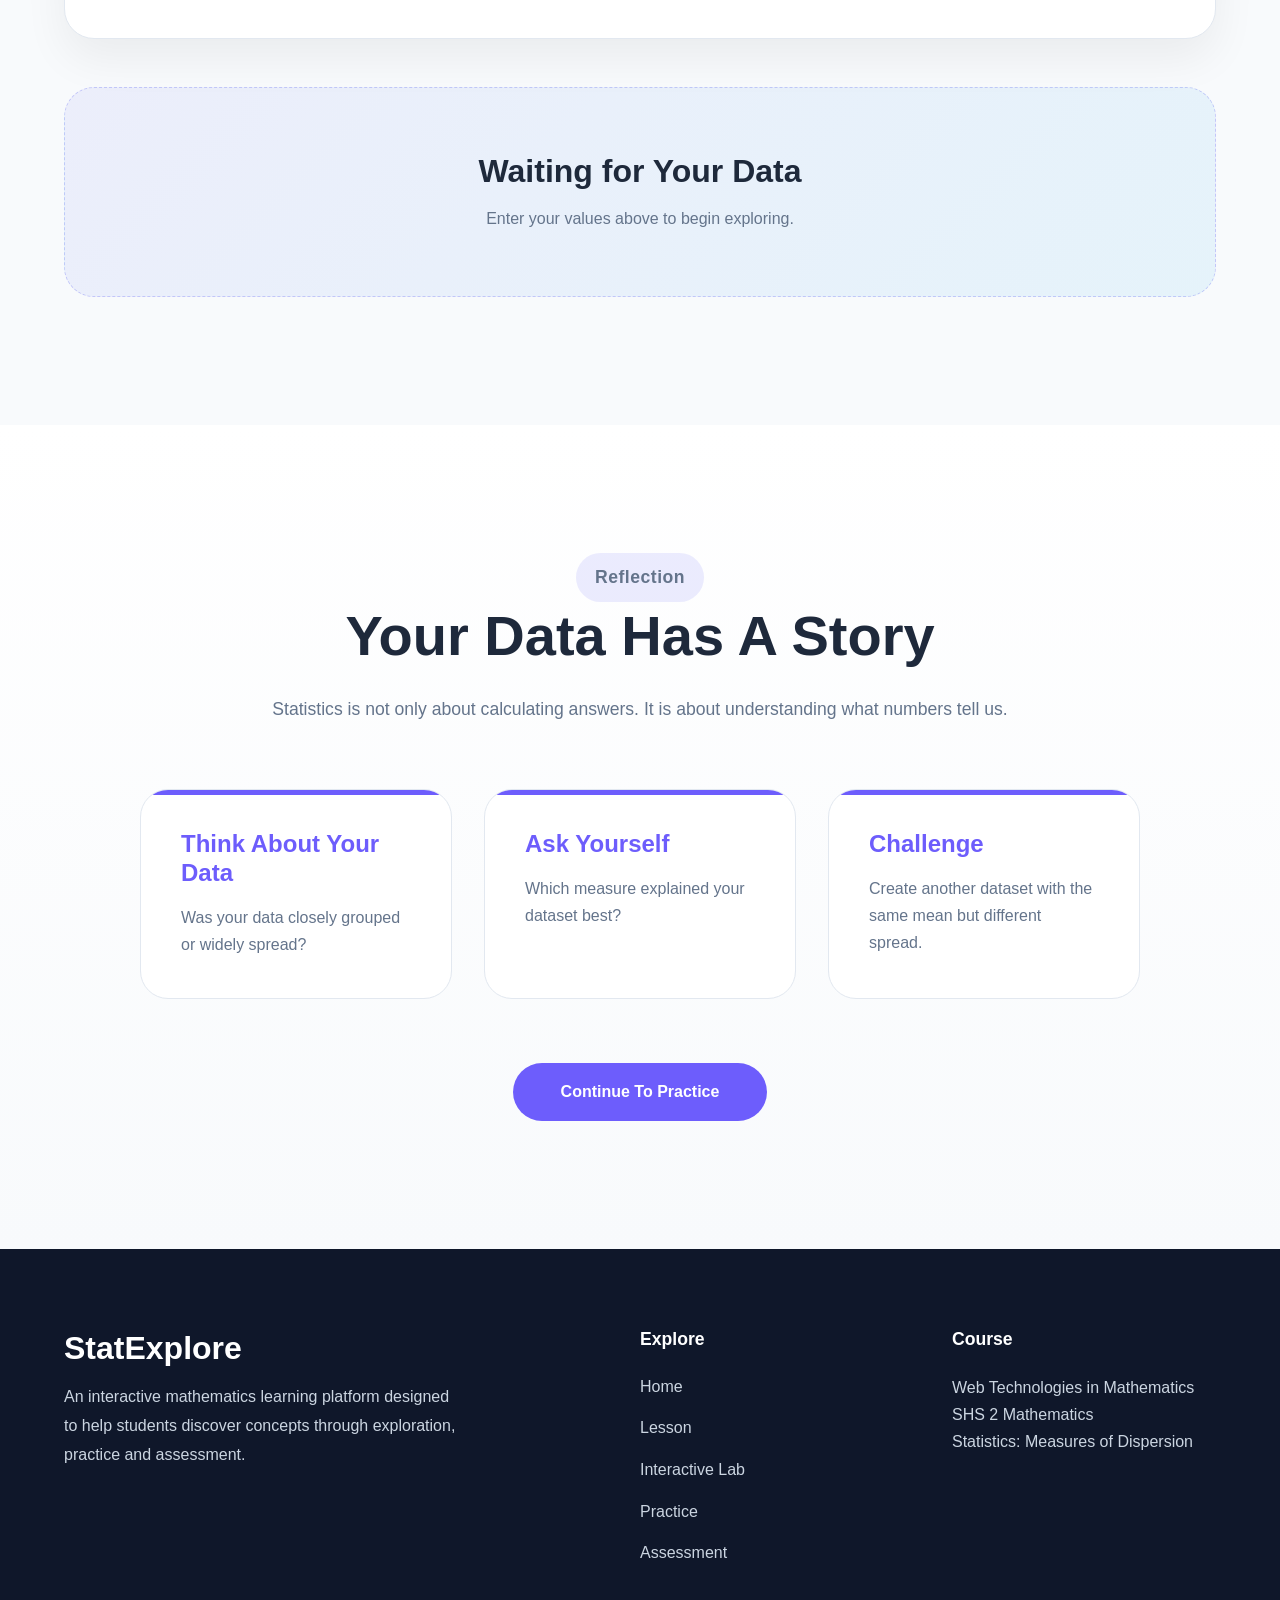
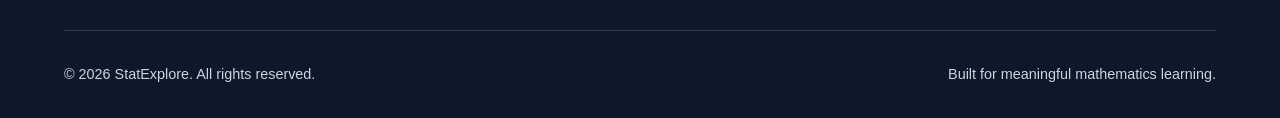
<file: interactive.html>
<!doctype html>
<html lang="en">
  <head>
    <meta charset="UTF-8" />

    <meta name="viewport" content="width=device-width, initial-scale=1.0" />

    <title>StatExplore | Interactive Laboratory</title>

    <link rel="stylesheet" href="css/variables.css" />

    <link rel="stylesheet" href="css/style.css" />

    <link rel="stylesheet" href="css/interactive.css" />
  </head>

  <body>
    <!-- =====================================================
         HEADER / NAVBAR
    ====================================================== -->

    <header class="header">
      <div class="container">
        <nav class="navbar">
          <a href="index.html" class="logo">
            <h2>StatExplore</h2>

            <span> Discovering Data Spread </span>
          </a>

          <button class="menu-toggle">
            <span></span>

            <span></span>

            <span></span>
          </button>

          <div class="nav-menu">
            <ul class="nav-links">
              <li>
                <a href="index.html"> Home </a>
              </li>

              <li>
                <a href="lesson.html"> Lesson </a>
              </li>

              <li>
                <a href="interactive.html" class="active"> Interactive </a>
              </li>

              <li>
                <a href="practice.html"> Practice </a>
              </li>

              <li>
                <a href="assessment.html"> Assessment </a>
              </li>

              <li>
                <a href="about.html"> About </a>
              </li>
            </ul>
          </div>
        </nav>
      </div>
    </header>

    <main>
      <!-- =====================================================
           INTERACTIVE HERO SECTION
      ====================================================== -->

      <section class="interactive-hero">
        <div class="container">
          <div class="interactive-intro">
            <p class="page-label">Statistics Laboratory</p>

            <h1>Explore How Data Spreads</h1>

            <p>
              Statistics becomes easier when you can see how numbers behave. Use
              your own data to discover how measures of dispersion reveal
              patterns, variation and consistency.
            </p>

            <div class="interactive-meta">
              <span> SHS 2 Mathematics </span>

              <span> Statistics </span>

              <span> Measures of Dispersion </span>
            </div>
          </div>
        </div>
      </section>

      <!-- =====================================================
     VIDEO LEARNING SECTION
===================================================== -->

      <section class="video-section">
        <div class="container">
          <div class="section-heading">
            <p class="page-label">Video Learning</p>

            <h2>Learn Through Visual Explanations</h2>

            <p>
              Strengthen your understanding of measures of dispersion through
              visual explanations before exploring your own data in the
              interactive laboratory.
            </p>
          </div>

          <div class="video-library">
            <!-- VIDEO 1 -->

            <article class="video-card">
              <div class="video-title">
                <h3>
                  Watch This To Understand Range, Variance and Standard
                  Deviation Better
                </h3>

                <p>
                  Explore how different measures of dispersion describe the
                  spread of data and how standard deviation shows how far values
                  are from the mean.
                </p>
              </div>

              <div class="video-container">
                <iframe
                  src="https://www.youtube.com/embed/E4HAYd0QnRc?si=d2LYSrLHDRGJtYJ-"
                  title="Range, Variance and Standard Deviation Explanation"
                  frameborder="0"
                  allow="
                    accelerometer;
                    autoplay;
                    clipboard-write;
                    encrypted-media;
                    gyroscope;
                    picture-in-picture;
                    web-share;
                  "
                  allowfullscreen
                >
                </iframe>
              </div>
            </article>

            <!-- VIDEO 2 -->

            <article class="video-card">
              <div class="video-title">
                <h3>Watch This To Understand Quartiles Better</h3>

                <p>
                  Learn how ordered data is divided into four sections and how
                  quartiles help us understand the position of values in a data
                  set.
                </p>
              </div>

              <div class="video-container">
                <iframe
                  src="https://www.youtube.com/embed/oPw2OpIZ4DY?si=m7IWdjRa-9-S-CCT"
                  title="Understanding Quartiles"
                  frameborder="0"
                  allow="
                    accelerometer;
                    autoplay;
                    clipboard-write;
                    encrypted-media;
                    gyroscope;
                    picture-in-picture;
                    web-share;
                  "
                  allowfullscreen
                >
                </iframe>
              </div>
            </article>

            <!-- VIDEO 3 -->

            <article class="video-card">
              <div class="video-title">
                <h3>Watch This To Understand Interquartile Range Better</h3>

                <p>
                  Discover how the interquartile range measures the spread of
                  the middle 50% of a data set using Q1 and Q3.
                </p>
              </div>

              <div class="video-container">
                <iframe
                  src="https://www.youtube.com/embed/VABsJBw1JqA?si=9Rk-RG9IklGoNvUB"
                  title="Understanding Interquartile Range"
                  frameborder="0"
                  allow="
                    accelerometer;
                    autoplay;
                    clipboard-write;
                    encrypted-media;
                    gyroscope;
                    picture-in-picture;
                    web-share;
                  "
                  allowfullscreen
                >
                </iframe>
              </div>
            </article>
          </div>
        </div>
      </section>
      <!-- =====================================================
           EXPLORER INTRODUCTION
      ====================================================== -->

      <!-- =====================================================
     EXPLORER INTRODUCTION
====================================================== -->

      <section class="explorer-intro">
        <div class="container">
          <div class="explorer-intro-content">
            <p class="page-label">Dispersion Explorer</p>

            <h2>Your Data, Your Discovery</h2>

            <p>
              Enter your own values and explore how statistical measures reveal
              patterns, variation and consistency within your dataset.
            </p>

            <div class="explorer-features">
              <div>
                <h3>Experiment</h3>

                <p>
                  Use real values from test scores, measurements or any dataset.
                </p>
              </div>

              <div>
                <h3>Observe</h3>

                <p>See how changing values affects the spread of your data.</p>
              </div>

              <div>
                <h3>Understand</h3>

                <p>
                  Discover why range, quartiles, variance and standard deviation
                  behave differently.
                </p>
              </div>
            </div>
          </div>
        </div>
      </section>

      <!-- =====================================================
     INTERACTIVE LABORATORY
====================================================== -->

      <section class="explorer-lab">
        <div class="container">
          <div class="lab-heading">
            <p class="page-label">Interactive Laboratory</p>

            <h2>Explore Your Data</h2>

            <p>
              Enter numbers below and discover what your data reveals about
              spread and variation.
            </p>
          </div>

          <!-- INPUT AREA -->

          <div class="data-input-area">
            <label for="data-input"> Enter Your Data </label>

            <textarea
              id="data-input"
              placeholder="Example: 12, 15, 18, 20, 25"
            ></textarea>

            <p class="input-help">
              Separate values using commas. Example: 5, 8, 10, 12, 15
            </p>

            <div class="lab-buttons">
              <button id="analyze-data" class="primary-button">
                Analyze Data
              </button>

              <button id="reset-data" class="secondary-button">
                Reset Explorer
              </button>
            </div>

            <p id="input-message" class="input-message"></p>
          </div>

          <!-- EMPTY STATE -->

          <div id="empty-explorer" class="empty-explorer">
            <h3>Waiting for Your Data</h3>

            <p>Enter your values above to begin exploring.</p>
          </div>

          <!-- RESULTS -->

          <div id="explorer-results" class="explorer-results hidden">
            <!-- DATA -->

            <section class="result-block">
              <div class="section-heading">
                <p class="page-label">Dataset</p>

                <h3>Your Values</h3>
              </div>

              <div id="data-display" class="data-display"></div>
            </section>

            <!-- VISUALIZATION -->

            <section class="result-block">
              <div class="section-heading">
                <p class="page-label">Visualization</p>

                <h3>Seeing Your Data Spread</h3>

                <p>
                  The number line shows how close or separated your values are.
                </p>
              </div>

              <div class="spread-container">
                <div id="data-visualization" class="data-visualization"></div>
              </div>
            </section>

            <!-- MEASURES -->

            <section class="result-block">
              <div class="section-heading">
                <p class="page-label">Analysis</p>

                <h3>Understanding Your Dispersion</h3>
              </div>

              <div class="measure-container">
                <article class="measure-card">
                  <div class="measure-icon">R</div>

                  <h4>Range</h4>

                  <p id="range-result"></p>

                  <p id="range-explanation"></p>
                </article>

                <article class="measure-card">
                  <div class="measure-icon">IQR</div>

                  <h4>Quartiles & IQR</h4>

                  <p id="quartile-result"></p>

                  <p id="quartile-explanation"></p>
                </article>

                <article class="measure-card">
                  <div class="measure-icon">σ²</div>

                  <h4>Variance</h4>

                  <p id="variance-result"></p>

                  <p id="variance-explanation"></p>
                </article>

                <article class="measure-card">
                  <div class="measure-icon">σ</div>

                  <h4>Standard Deviation</h4>

                  <p id="standard-result"></p>

                  <p id="standard-explanation"></p>
                </article>
              </div>
            </section>

            <!-- INSIGHT -->

            <section class="discovery-section">
              <p class="page-label">Data Insight</p>

              <h3>What Does Your Data Reveal?</h3>

              <div class="insight-card">
                <div>
                  <h4>Spread Level</h4>

                  <p id="spread-level"></p>
                </div>

                <div>
                  <h4>Interpretation</h4>

                  <p id="discovery-message"></p>
                </div>
              </div>
            </section>
          </div>
        </div>
      </section>

      <!-- =====================================================
REFLECTION
====================================================== -->

      <section class="reflection-section">
        <div class="container">
          <div class="reflection-content">
            <p class="page-label">Reflection</p>

            <h2>Your Data Has A Story</h2>

            <p>
              Statistics is not only about calculating answers. It is about
              understanding what numbers tell us.
            </p>

            <div class="reflection-grid">
              <div class="reflection-card">
                <h3>Think About Your Data</h3>

                <p>Was your data closely grouped or widely spread?</p>
              </div>

              <div class="reflection-card">
                <h3>Ask Yourself</h3>

                <p>Which measure explained your dataset best?</p>
              </div>

              <div class="reflection-card">
                <h3>Challenge</h3>

                <p>
                  Create another dataset with the same mean but different
                  spread.
                </p>
              </div>
            </div>

            <a href="practice.html" class="reflection-button">
              Continue To Practice
            </a>
          </div>
        </div>
      </section>
    </main>

    <!-- =====================================================
         FOOTER
    ====================================================== -->

    <footer class="footer">
      <div class="container">
        <div class="footer-content">
          <!-- BRAND -->

          <div class="footer-brand">
            <h3>StatExplore</h3>

            <p>
              An interactive mathematics learning platform designed to help
              students discover concepts through exploration, practice and
              assessment.
            </p>
          </div>

          <!-- LINKS -->

          <div class="footer-links">
            <h4>Explore</h4>

            <ul>
              <li>
                <a href="index.html"> Home </a>
              </li>

              <li>
                <a href="lesson.html"> Lesson </a>
              </li>

              <li>
                <a href="interactive.html"> Interactive Lab </a>
              </li>

              <li>
                <a href="practice.html"> Practice </a>
              </li>

              <li>
                <a href="assessment.html"> Assessment </a>
              </li>
            </ul>
          </div>

          <!-- COURSE INFORMATION -->

          <div class="footer-course">
            <h4>Course</h4>

            <p>Web Technologies in Mathematics</p>

            <p>SHS 2 Mathematics</p>

            <p>Statistics: Measures of Dispersion</p>
          </div>
        </div>

        <div class="footer-bottom">
          <p>© 2026 StatExplore. All rights reserved.</p>

          <p>Built for meaningful mathematics learning.</p>
        </div>
      </div>
    </footer>

    <!-- JAVASCRIPT -->

    <script src="js/navbar.js"></script>

    <script src="js/interactive.js"></script>
  </body>
</html>
</file>
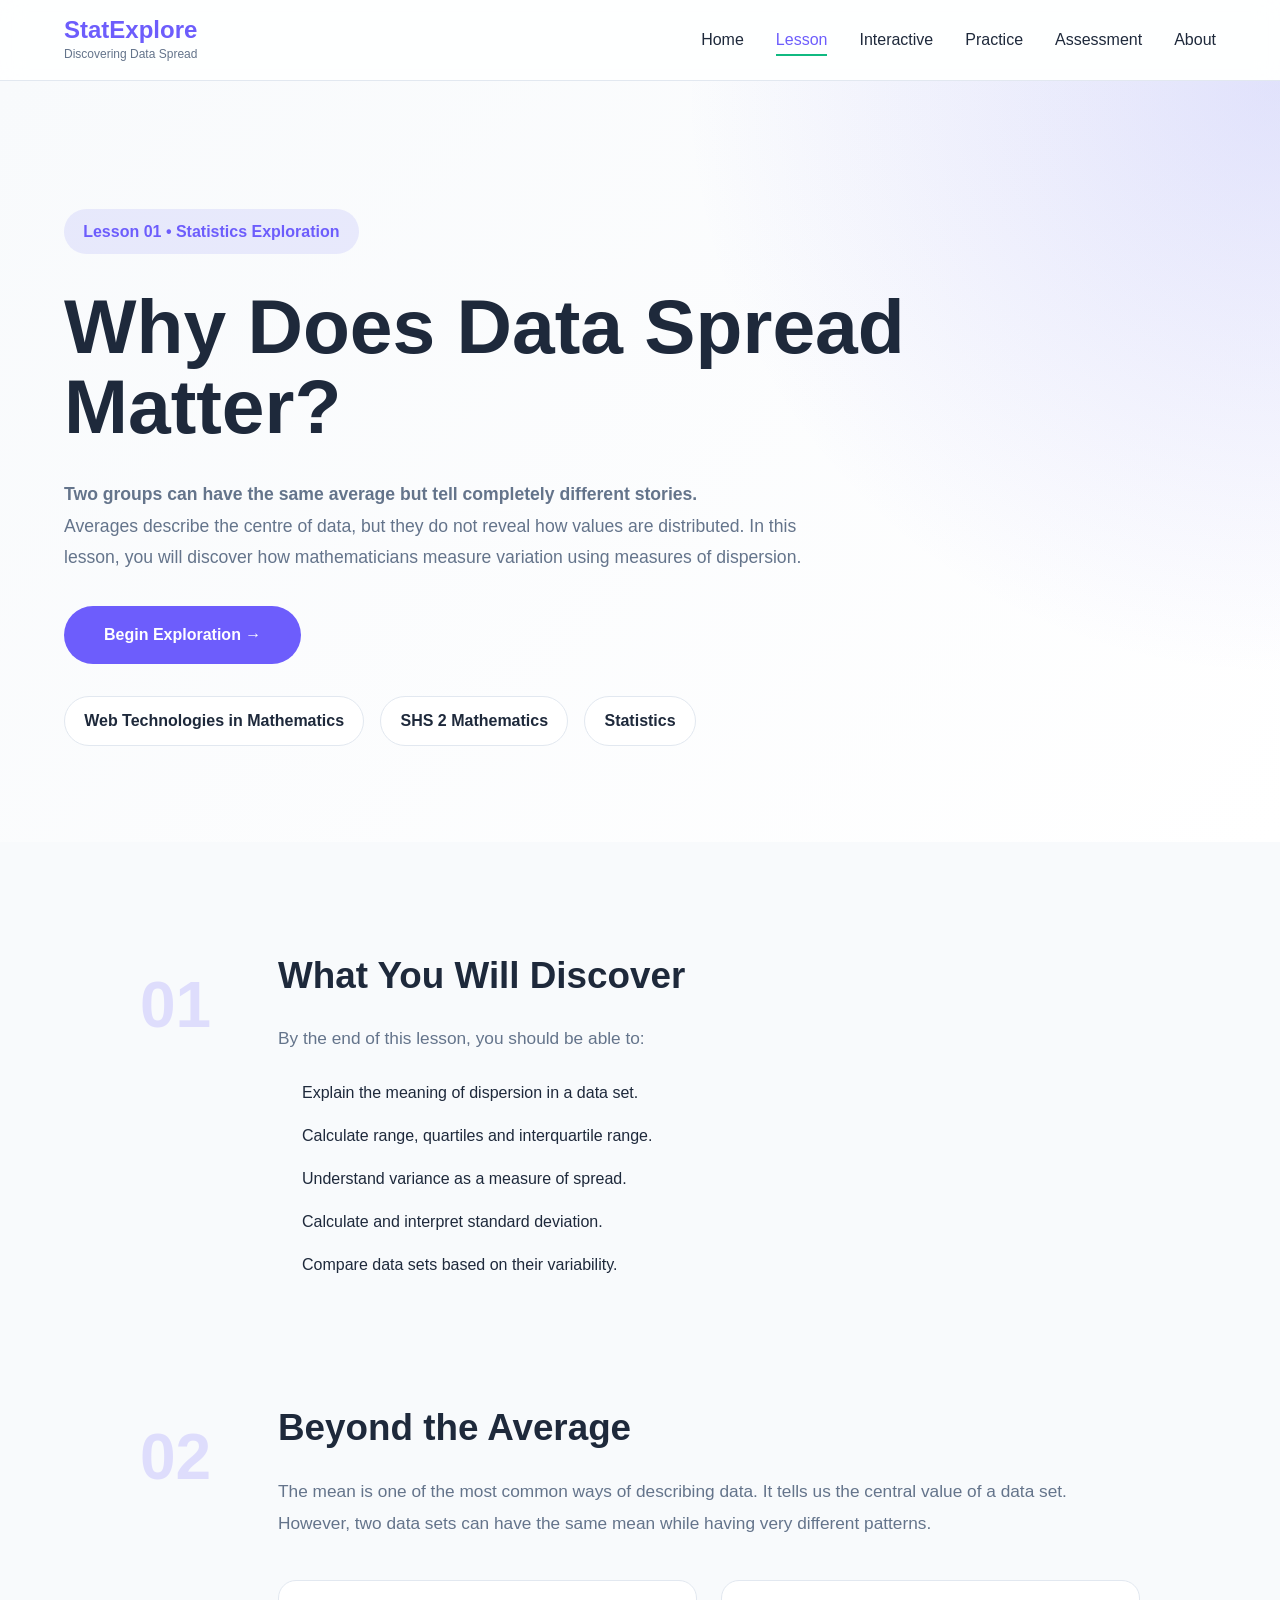
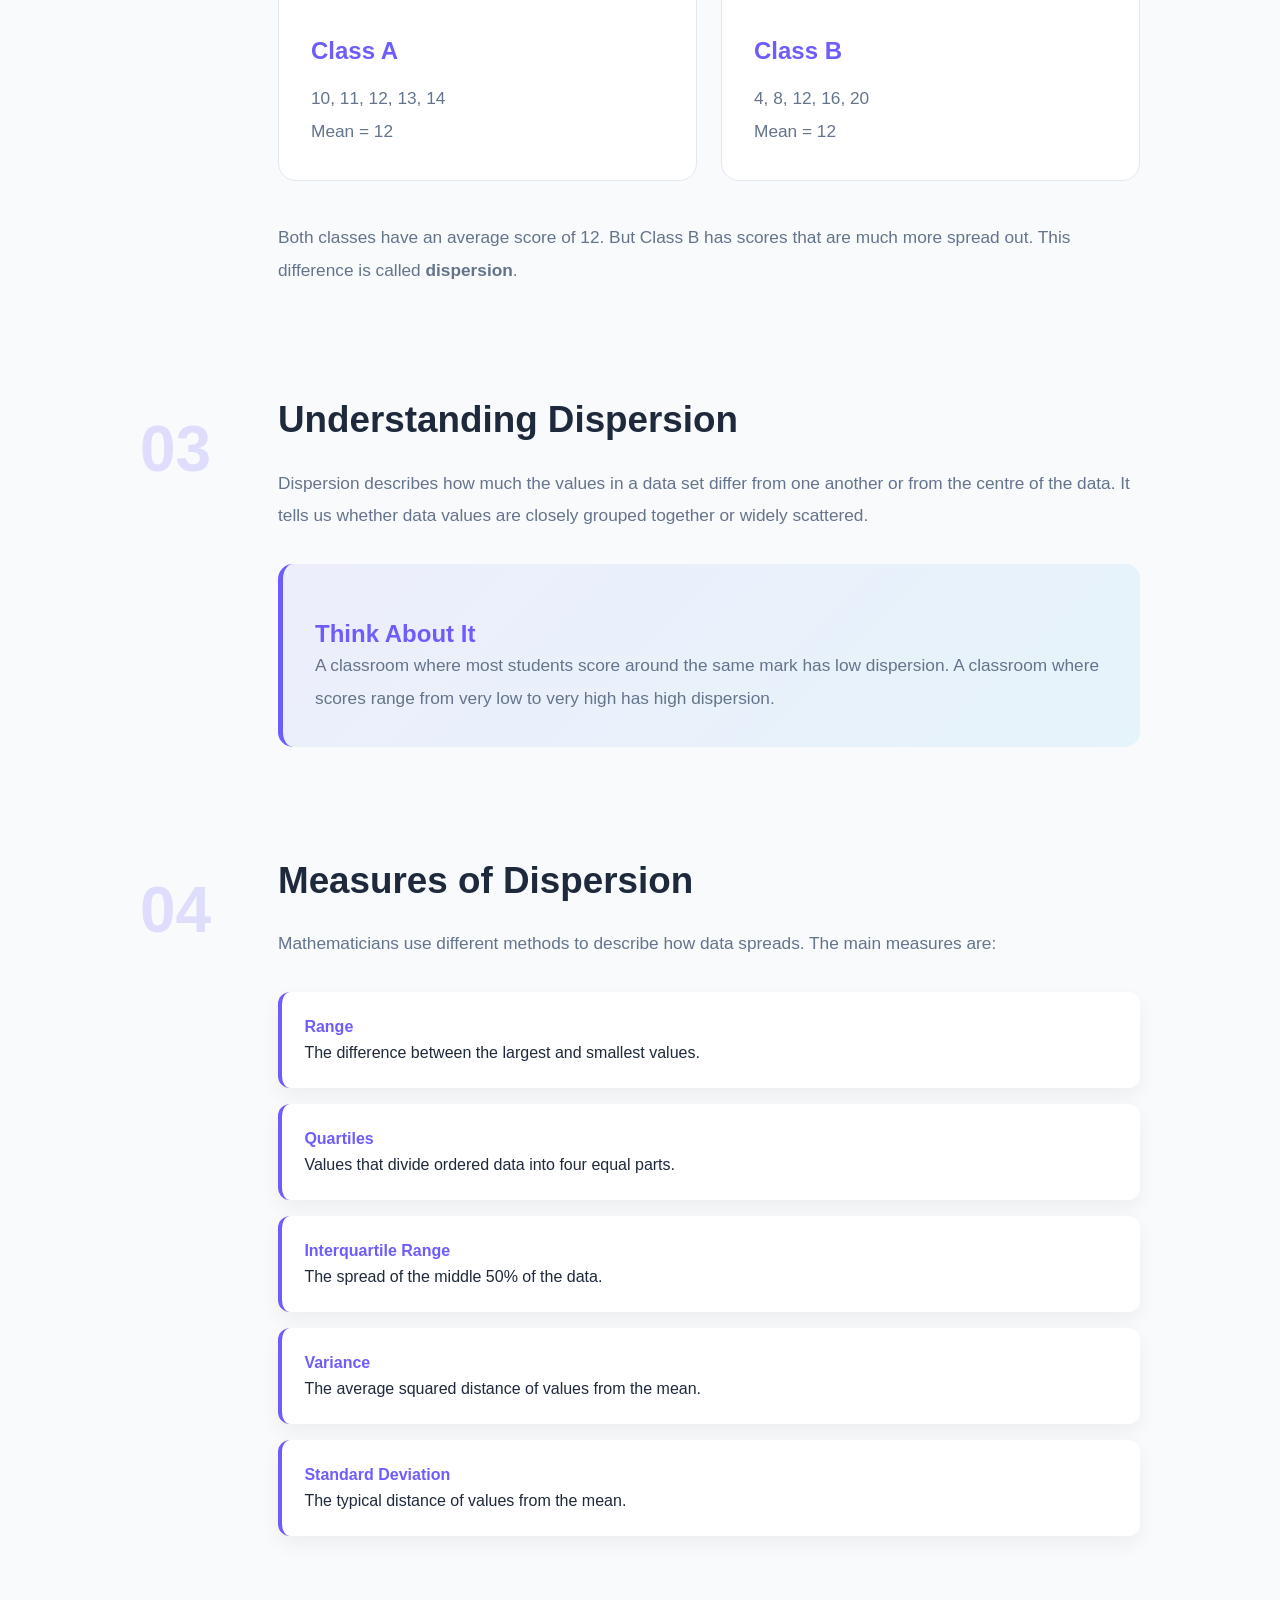
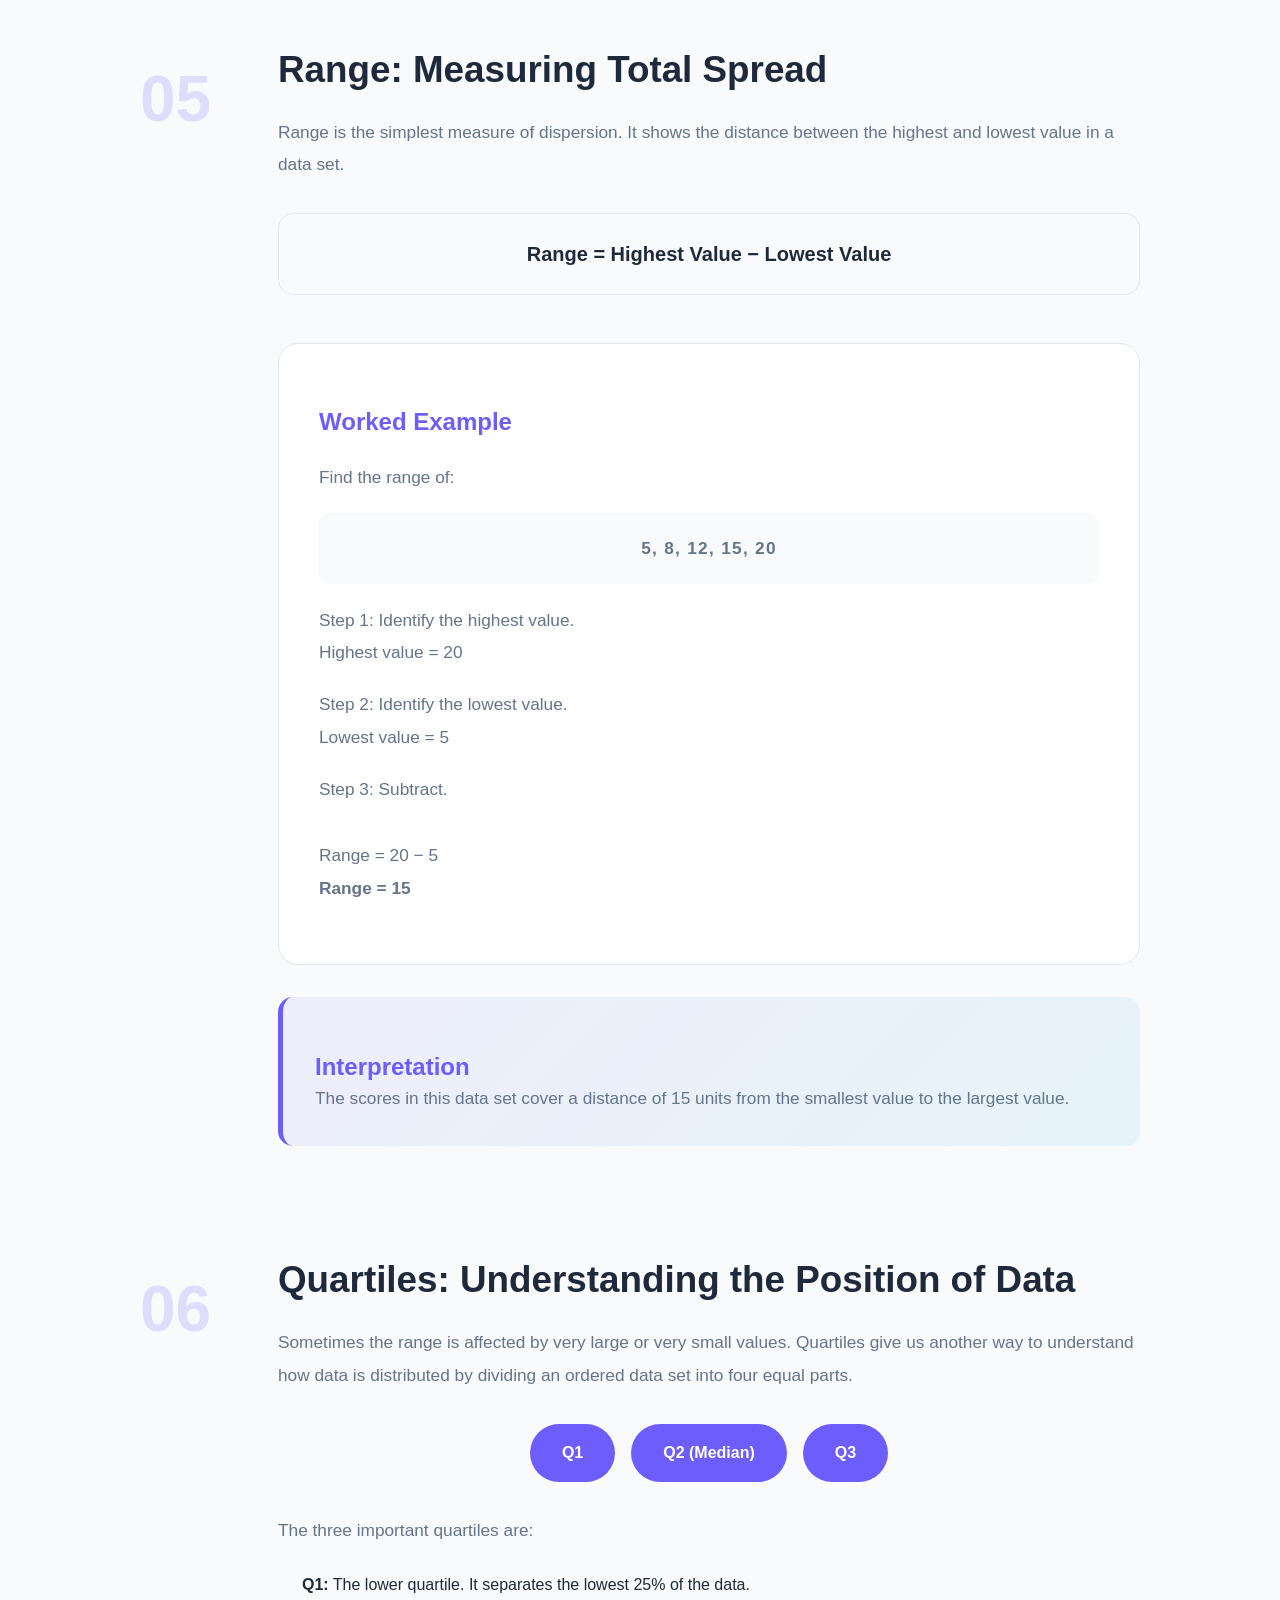
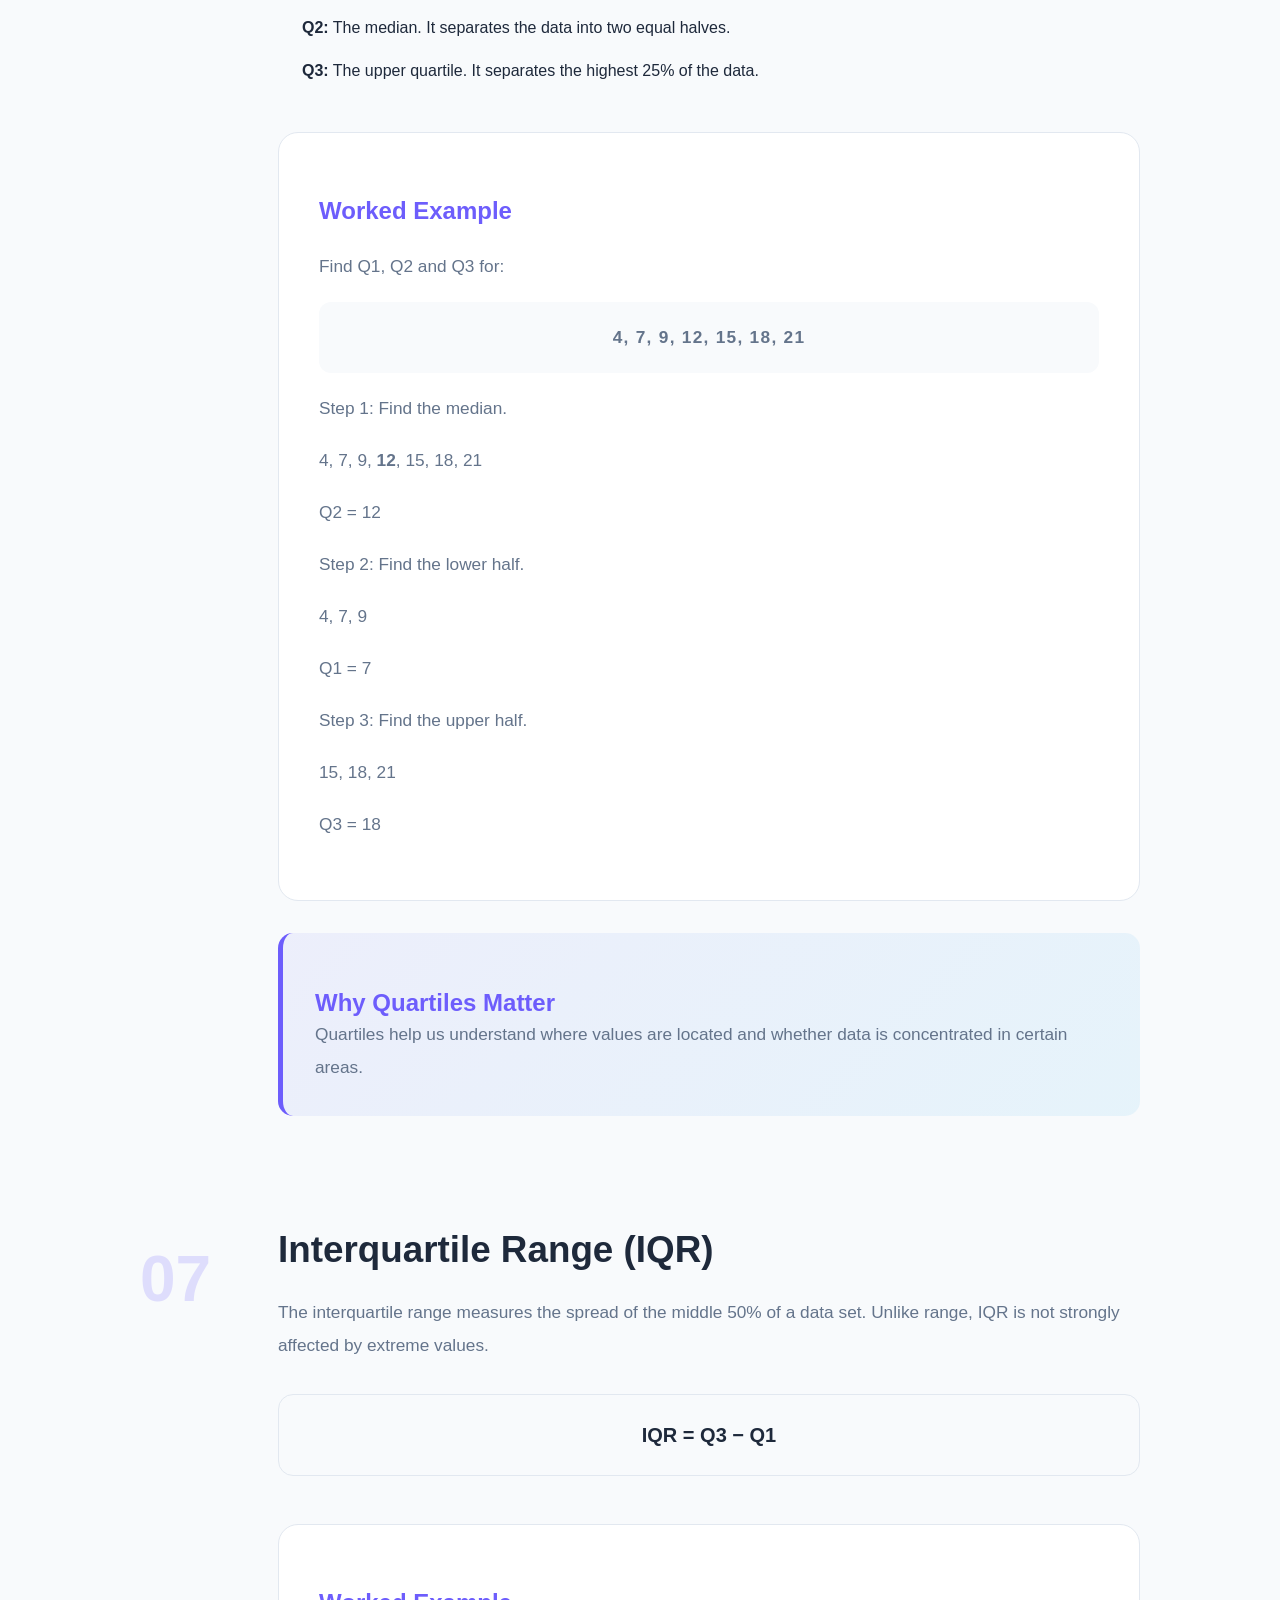
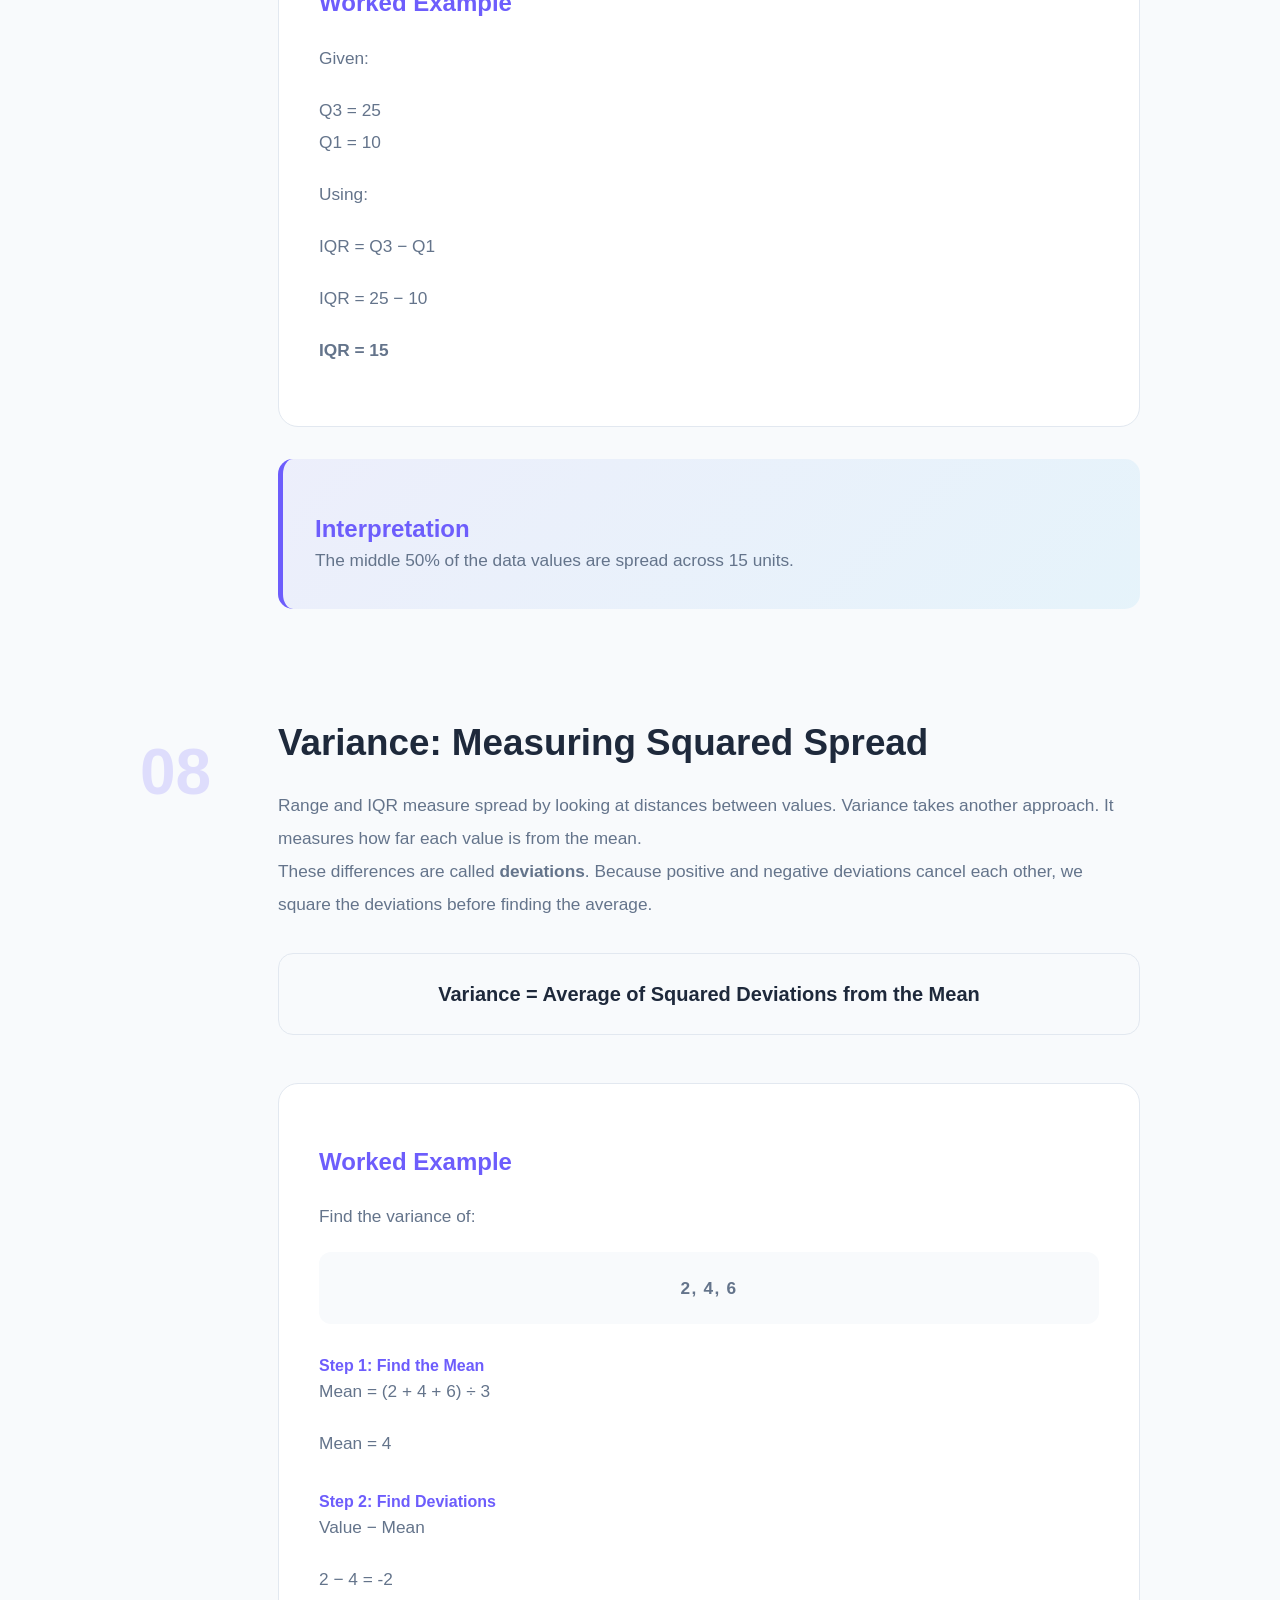
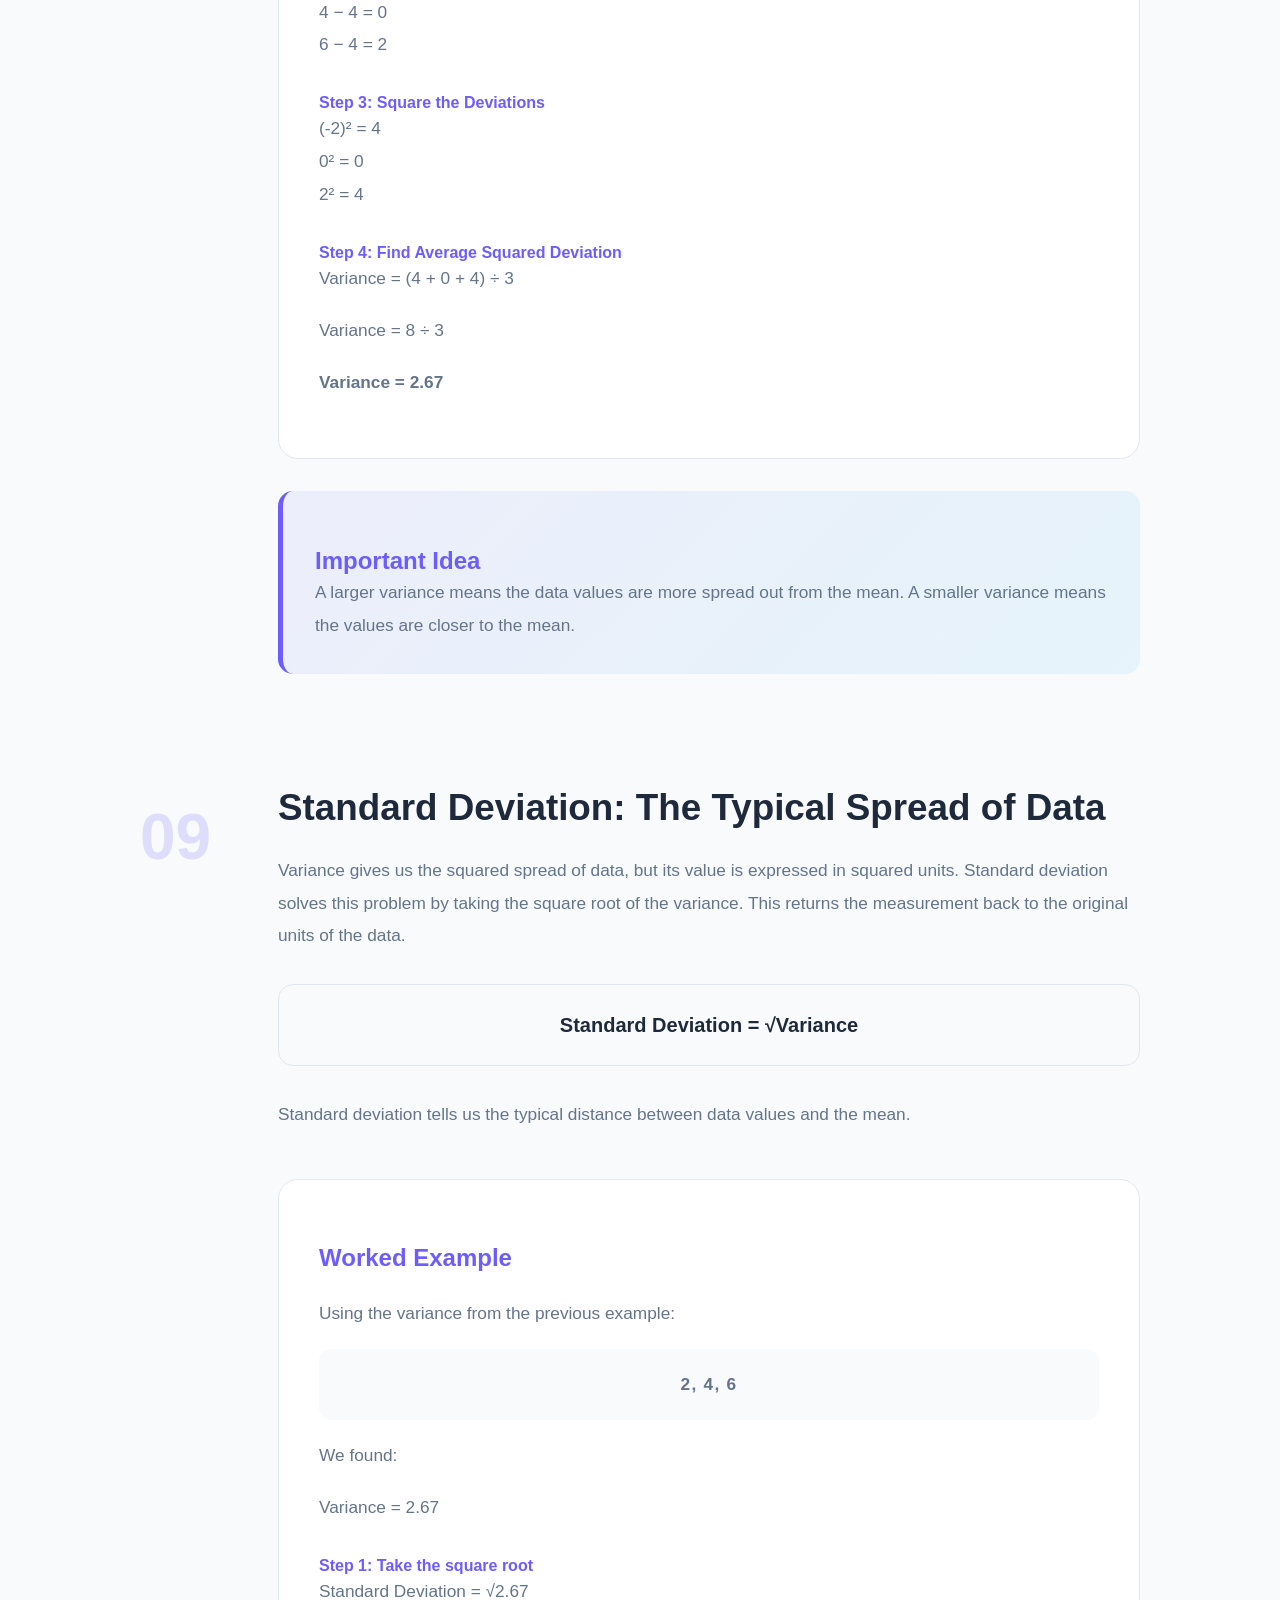
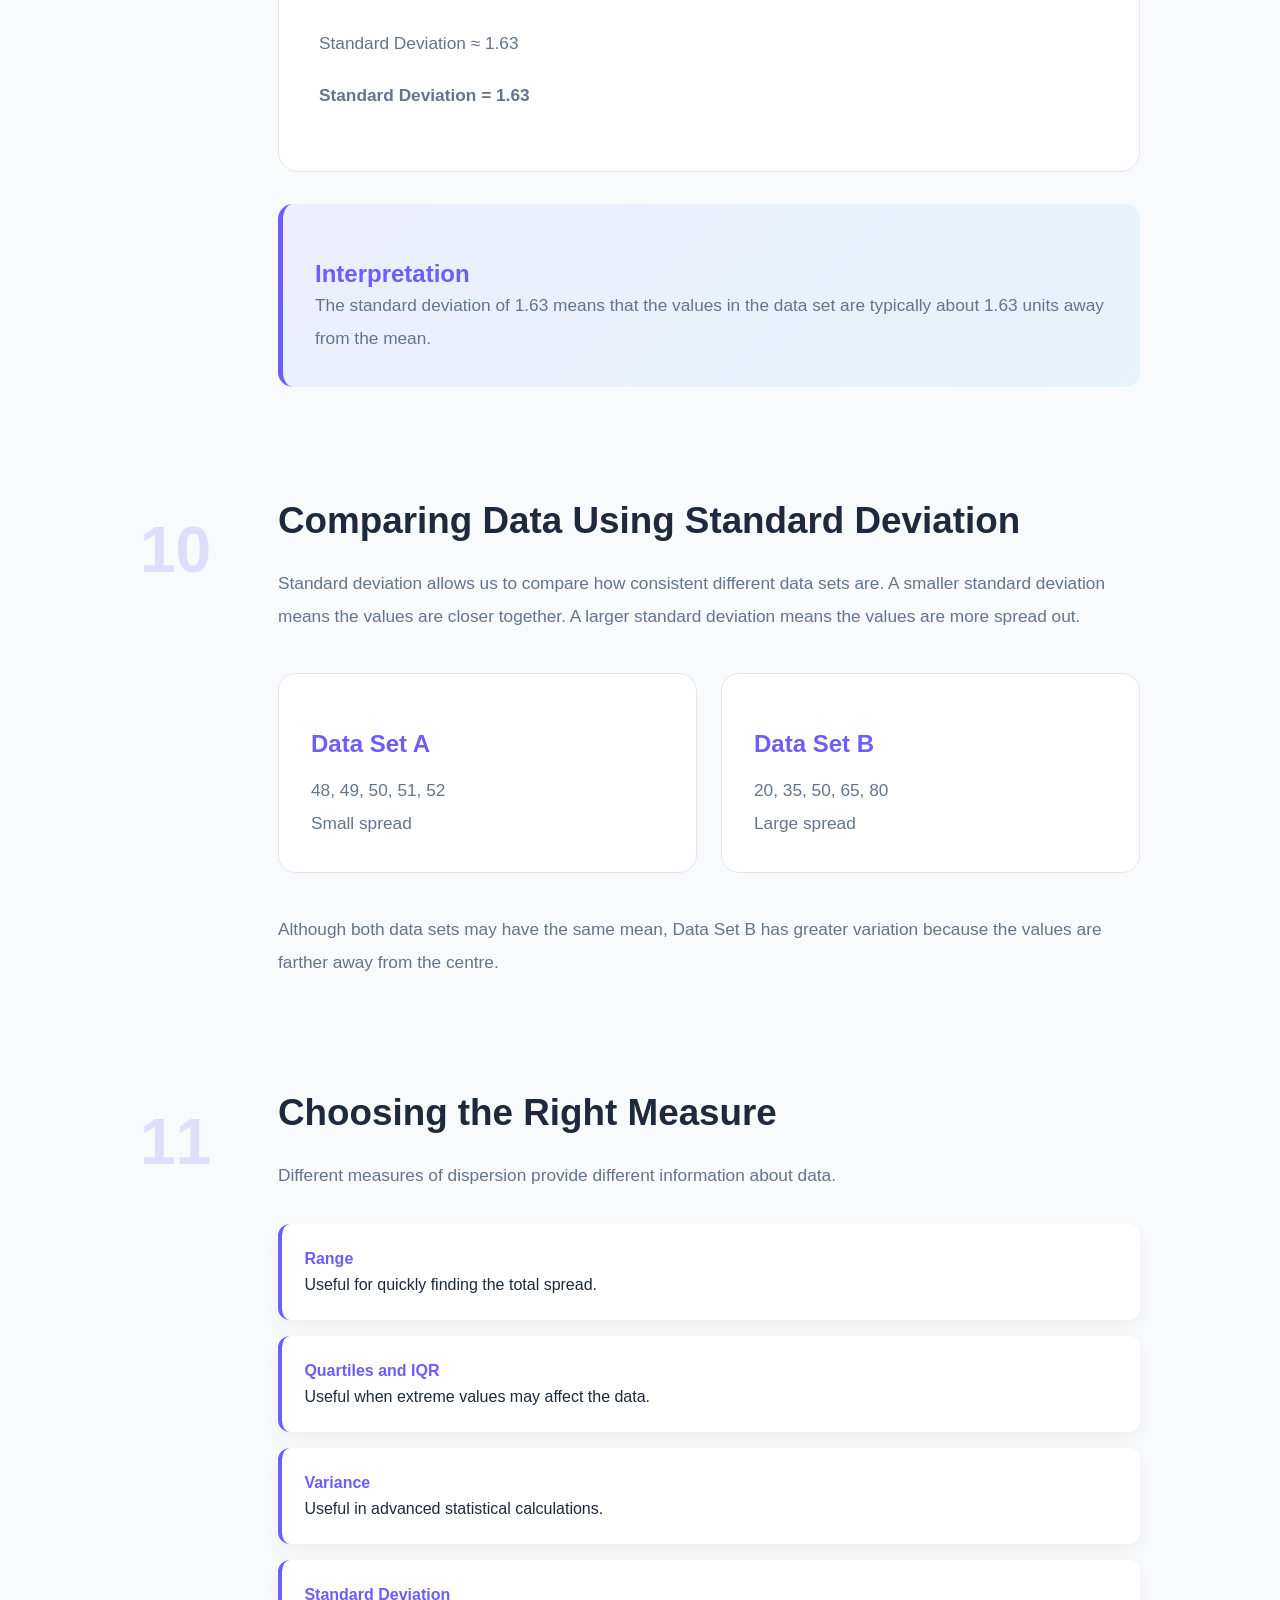
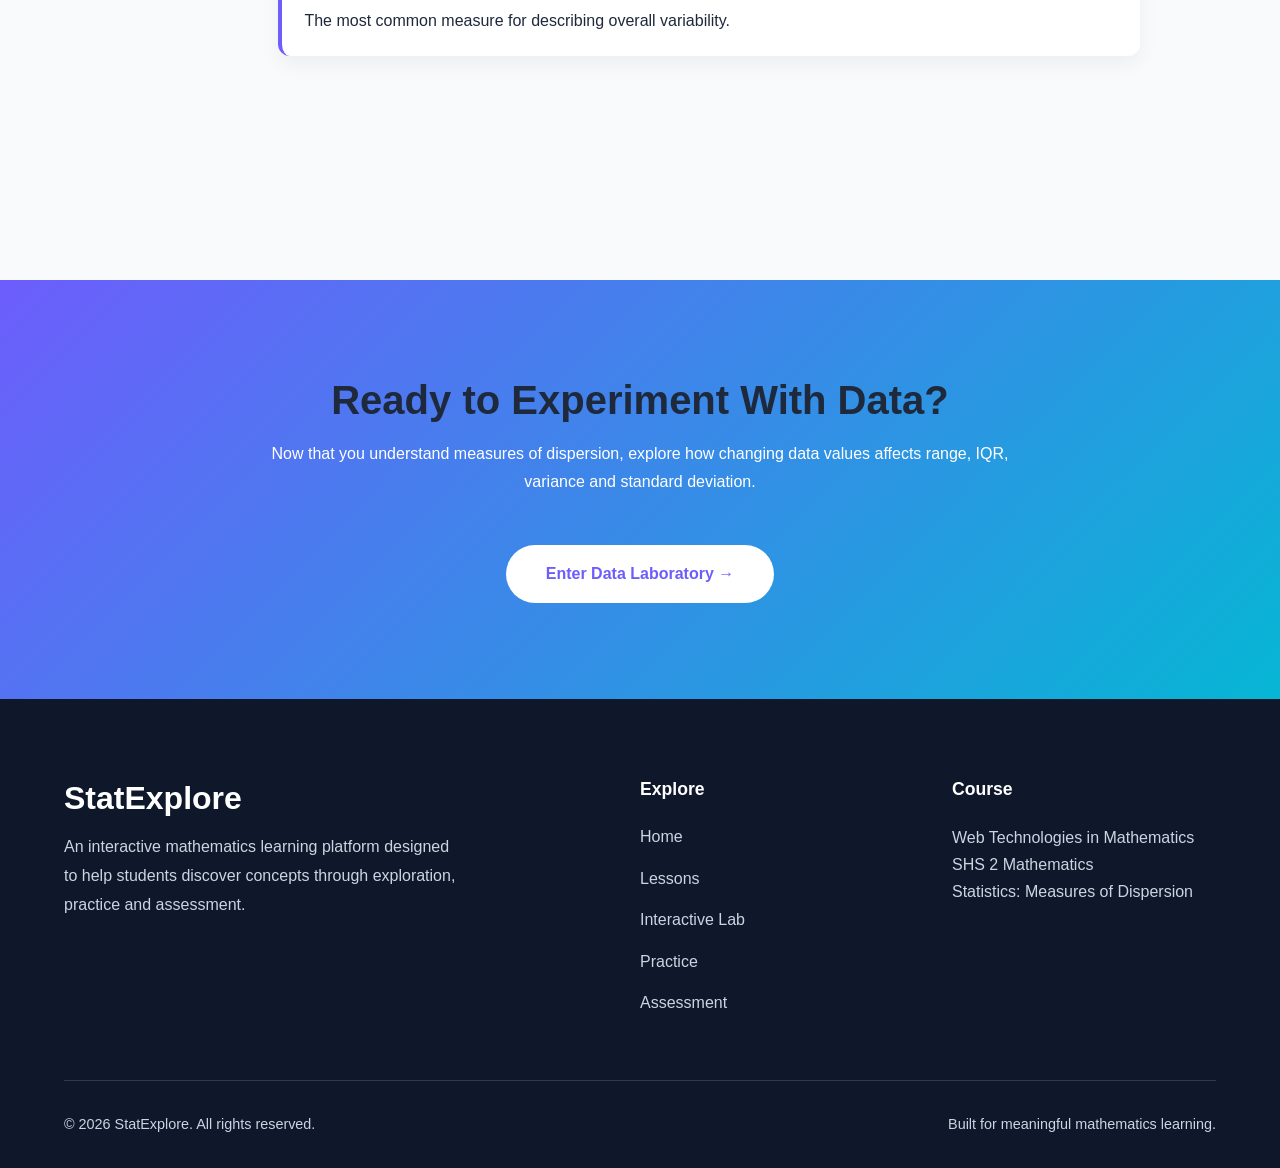
<file: lesson.html>
<!doctype html>
<html lang="en">
  <head>
    <meta charset="UTF-8" />

    <meta name="viewport" content="width=device-width, initial-scale=1.0" />

    <title>StatExplore | Measures of Dispersion</title>

    <link rel="stylesheet" href="css/variables.css" />

    <link rel="stylesheet" href="css/style.css" />

    <link rel="stylesheet" href="css/lesson.css" />
  </head>

  <body>
    <header class="header">
      <div class="container">
        <nav class="navbar">
          <a href="index.html" class="logo">
            <h2>StatExplore</h2>

            <span> Discovering Data Spread </span>
          </a>

          <button class="menu-toggle">
            <span></span>
            <span></span>
            <span></span>
          </button>

          <div class="nav-menu">
            <ul class="nav-links">
              <li>
                <a href="index.html"> Home </a>
              </li>

              <li>
                <a href="lesson.html" class="active"> Lesson </a>
              </li>

              <li>
                <a href="interactive.html"> Interactive </a>
              </li>

              <li>
                <a href="practice.html"> Practice </a>
              </li>

              <li>
                <a href="assessment.html"> Assessment </a>
              </li>

              <li>
                <a href="about.html"> About </a>
              </li>
            </ul>
          </div>
        </nav>
      </div>
    </header>

    <main>
      <!-- HERO SECTION -->

      <section class="lesson-header">
        <div class="container">
          <div class="lesson-hero">
            <span class="lesson-badge">
              Lesson 01 • Statistics Exploration
            </span>

            <h1>Why Does Data Spread Matter?</h1>

            <p class="hero-question">
              Two groups can have the same average but tell completely different
              stories.
            </p>

            <p>
              Averages describe the centre of data, but they do not reveal how
              values are distributed. In this lesson, you will discover how
              mathematicians measure variation using measures of dispersion.
            </p>

            <a href="#lesson-start" class="primary-action">
              Begin Exploration →
            </a>

            <div class="lesson-meta">
              <span> Web Technologies in Mathematics </span>

              <span> SHS 2 Mathematics </span>

              <span> Statistics </span>
            </div>
          </div>
        </div>
      </section>

      <!-- LESSON CONTENT -->

      <section class="lesson-content" id="lesson-start">
        <div class="container">
          <!-- OBJECTIVES -->

          <article class="concept-section">
            <div class="concept-number">01</div>

            <div class="concept-content">
              <h2>What You Will Discover</h2>

              <p>By the end of this lesson, you should be able to:</p>

              <ul class="learning-list">
                <li>Explain the meaning of dispersion in a data set.</li>

                <li>Calculate range, quartiles and interquartile range.</li>

                <li>Understand variance as a measure of spread.</li>

                <li>Calculate and interpret standard deviation.</li>

                <li>Compare data sets based on their variability.</li>
              </ul>
            </div>
          </article>

          <!-- INTRODUCTION -->

          <article class="concept-section">
            <div class="concept-number">02</div>

            <div class="concept-content">
              <h2>Beyond the Average</h2>

              <p>
                The mean is one of the most common ways of describing data. It
                tells us the central value of a data set. However, two data sets
                can have the same mean while having very different patterns.
              </p>

              <div class="comparison">
                <div>
                  <h3>Class A</h3>

                  <p>10, 11, 12, 13, 14</p>

                  <p>Mean = 12</p>
                </div>

                <div>
                  <h3>Class B</h3>

                  <p>4, 8, 12, 16, 20</p>

                  <p>Mean = 12</p>
                </div>
              </div>

              <p>
                Both classes have an average score of 12. But Class B has scores
                that are much more spread out. This difference is called
                <strong>dispersion</strong>.
              </p>
            </div>
          </article>

          <!-- DISPERSION -->

          <article class="concept-section">
            <div class="concept-number">03</div>

            <div class="concept-content">
              <h2>Understanding Dispersion</h2>

              <p>
                Dispersion describes how much the values in a data set differ
                from one another or from the centre of the data. It tells us
                whether data values are closely grouped together or widely
                scattered.
              </p>

              <div class="idea-box">
                <h3>Think About It</h3>

                <p>
                  A classroom where most students score around the same mark has
                  low dispersion. A classroom where scores range from very low
                  to very high has high dispersion.
                </p>
              </div>
            </div>
          </article>

          <!-- MEASURES OVERVIEW -->

          <article class="concept-section">
            <div class="concept-number">04</div>

            <div class="concept-content">
              <h2>Measures of Dispersion</h2>

              <p>
                Mathematicians use different methods to describe how data
                spreads. The main measures are:
              </p>

              <div class="measure-list">
                <div>
                  <strong> Range </strong>

                  <br />

                  The difference between the largest and smallest values.
                </div>

                <div>
                  <strong> Quartiles </strong>

                  <br />

                  Values that divide ordered data into four equal parts.
                </div>

                <div>
                  <strong> Interquartile Range </strong>

                  <br />

                  The spread of the middle 50% of the data.
                </div>

                <div>
                  <strong> Variance </strong>

                  <br />

                  The average squared distance of values from the mean.
                </div>

                <div>
                  <strong> Standard Deviation </strong>

                  <br />

                  The typical distance of values from the mean.
                </div>
              </div>
            </div>
          </article>

          <!-- RANGE -->

          <article class="concept-section">
            <div class="concept-number">05</div>

            <div class="concept-content">
              <h2>Range: Measuring Total Spread</h2>

              <p>
                Range is the simplest measure of dispersion. It shows the
                distance between the highest and lowest value in a data set.
              </p>

              <div class="formula-box">
                Range = Highest Value − Lowest Value
              </div>

              <div class="worked-example">
                <h3>Worked Example</h3>

                <p>Find the range of:</p>

                <p class="data-set">5, 8, 12, 15, 20</p>

                <p>
                  Step 1: Identify the highest value.

                  <br />

                  Highest value = 20
                </p>

                <p>
                  Step 2: Identify the lowest value.

                  <br />

                  Lowest value = 5
                </p>

                <p>
                  Step 3: Subtract.

                  <br /><br />

                  Range = 20 − 5

                  <br />

                  <strong> Range = 15 </strong>
                </p>
              </div>

              <div class="idea-box">
                <h3>Interpretation</h3>

                <p>
                  The scores in this data set cover a distance of 15 units from
                  the smallest value to the largest value.
                </p>
              </div>
            </div>
          </article>

          <!-- QUARTILES -->

          <article class="concept-section">
            <div class="concept-number">06</div>

            <div class="concept-content">
              <h2>Quartiles: Understanding the Position of Data</h2>

              <p>
                Sometimes the range is affected by very large or very small
                values. Quartiles give us another way to understand how data is
                distributed by dividing an ordered data set into four equal
                parts.
              </p>

              <div class="quartile-display">
                <span> Q1 </span>

                <span> Q2 (Median) </span>

                <span> Q3 </span>
              </div>

              <p>The three important quartiles are:</p>

              <ul class="learning-list">
                <li>
                  <strong>Q1:</strong> The lower quartile. It separates the
                  lowest 25% of the data.
                </li>

                <li>
                  <strong>Q2:</strong> The median. It separates the data into
                  two equal halves.
                </li>

                <li>
                  <strong>Q3:</strong> The upper quartile. It separates the
                  highest 25% of the data.
                </li>
              </ul>

              <div class="worked-example">
                <h3>Worked Example</h3>

                <p>Find Q1, Q2 and Q3 for:</p>

                <p class="data-set">4, 7, 9, 12, 15, 18, 21</p>

                <p>Step 1: Find the median.</p>

                <p>4, 7, 9, <strong>12</strong>, 15, 18, 21</p>

                <p>Q2 = 12</p>

                <p>Step 2: Find the lower half.</p>

                <p>4, 7, 9</p>

                <p>Q1 = 7</p>

                <p>Step 3: Find the upper half.</p>

                <p>15, 18, 21</p>

                <p>Q3 = 18</p>
              </div>

              <div class="idea-box">
                <h3>Why Quartiles Matter</h3>

                <p>
                  Quartiles help us understand where values are located and
                  whether data is concentrated in certain areas.
                </p>
              </div>
            </div>
          </article>

          <!-- INTERQUARTILE RANGE -->

          <article class="concept-section">
            <div class="concept-number">07</div>

            <div class="concept-content">
              <h2>Interquartile Range (IQR)</h2>

              <p>
                The interquartile range measures the spread of the middle 50% of
                a data set. Unlike range, IQR is not strongly affected by
                extreme values.
              </p>

              <div class="formula-box">IQR = Q3 − Q1</div>

              <div class="worked-example">
                <h3>Worked Example</h3>

                <p>Given:</p>

                <p>
                  Q3 = 25

                  <br />

                  Q1 = 10
                </p>

                <p>Using:</p>

                <p>IQR = Q3 − Q1</p>

                <p>IQR = 25 − 10</p>

                <p>
                  <strong> IQR = 15 </strong>
                </p>
              </div>

              <div class="idea-box">
                <h3>Interpretation</h3>

                <p>
                  The middle 50% of the data values are spread across 15 units.
                </p>
              </div>
            </div>
          </article>

          <!-- VARIANCE -->

          <article class="concept-section">
            <div class="concept-number">08</div>

            <div class="concept-content">
              <h2>Variance: Measuring Squared Spread</h2>

              <p>
                Range and IQR measure spread by looking at distances between
                values. Variance takes another approach. It measures how far
                each value is from the mean.
              </p>

              <p>
                These differences are called <strong>deviations</strong>.
                Because positive and negative deviations cancel each other, we
                square the deviations before finding the average.
              </p>

              <div class="formula-box">
                Variance = Average of Squared Deviations from the Mean
              </div>

              <div class="worked-example">
                <h3>Worked Example</h3>

                <p>Find the variance of:</p>

                <p class="data-set">2, 4, 6</p>

                <h4>Step 1: Find the Mean</h4>

                <p>Mean = (2 + 4 + 6) ÷ 3</p>

                <p>Mean = 4</p>

                <h4>Step 2: Find Deviations</h4>

                <p>Value − Mean</p>

                <p>
                  2 − 4 = -2

                  <br />

                  4 − 4 = 0

                  <br />

                  6 − 4 = 2
                </p>

                <h4>Step 3: Square the Deviations</h4>

                <p>
                  (-2)² = 4

                  <br />

                  0² = 0

                  <br />

                  2² = 4
                </p>

                <h4>Step 4: Find Average Squared Deviation</h4>

                <p>Variance = (4 + 0 + 4) ÷ 3</p>

                <p>Variance = 8 ÷ 3</p>

                <p>
                  <strong> Variance = 2.67 </strong>
                </p>
              </div>

              <div class="idea-box">
                <h3>Important Idea</h3>

                <p>
                  A larger variance means the data values are more spread out
                  from the mean. A smaller variance means the values are closer
                  to the mean.
                </p>
              </div>
            </div>
          </article>

          <!-- STANDARD DEVIATION -->

          <article class="concept-section">
            <div class="concept-number">09</div>

            <div class="concept-content">
              <h2>Standard Deviation: The Typical Spread of Data</h2>

              <p>
                Variance gives us the squared spread of data, but its value is
                expressed in squared units. Standard deviation solves this
                problem by taking the square root of the variance. This returns
                the measurement back to the original units of the data.
              </p>

              <div class="formula-box">Standard Deviation = √Variance</div>

              <p>
                Standard deviation tells us the typical distance between data
                values and the mean.
              </p>

              <div class="worked-example">
                <h3>Worked Example</h3>

                <p>Using the variance from the previous example:</p>

                <p class="data-set">2, 4, 6</p>

                <p>We found:</p>

                <p>Variance = 2.67</p>

                <h4>Step 1: Take the square root</h4>

                <p>Standard Deviation = √2.67</p>

                <p>Standard Deviation ≈ 1.63</p>

                <p>
                  <strong> Standard Deviation = 1.63 </strong>
                </p>
              </div>

              <div class="idea-box">
                <h3>Interpretation</h3>

                <p>
                  The standard deviation of 1.63 means that the values in the
                  data set are typically about 1.63 units away from the mean.
                </p>
              </div>
            </div>
          </article>

          <!-- STANDARD DEVIATION COMPARISON -->

          <article class="concept-section">
            <div class="concept-number">10</div>

            <div class="concept-content">
              <h2>Comparing Data Using Standard Deviation</h2>

              <p>
                Standard deviation allows us to compare how consistent different
                data sets are. A smaller standard deviation means the values are
                closer together. A larger standard deviation means the values
                are more spread out.
              </p>

              <div class="comparison">
                <div>
                  <h3>Data Set A</h3>

                  <p>48, 49, 50, 51, 52</p>

                  <p>Small spread</p>
                </div>

                <div>
                  <h3>Data Set B</h3>

                  <p>20, 35, 50, 65, 80</p>

                  <p>Large spread</p>
                </div>
              </div>

              <p>
                Although both data sets may have the same mean, Data Set B has
                greater variation because the values are farther away from the
                centre.
              </p>
            </div>
          </article>

          <!-- COMPLETE UNDERSTANDING -->

          <article class="concept-section">
            <div class="concept-number">11</div>

            <div class="concept-content">
              <h2>Choosing the Right Measure</h2>

              <p>
                Different measures of dispersion provide different information
                about data.
              </p>

              <div class="measure-list">
                <div>
                  <strong> Range </strong>

                  <br />

                  Useful for quickly finding the total spread.
                </div>

                <div>
                  <strong> Quartiles and IQR </strong>

                  <br />

                  Useful when extreme values may affect the data.
                </div>

                <div>
                  <strong> Variance </strong>

                  <br />

                  Useful in advanced statistical calculations.
                </div>

                <div>
                  <strong> Standard Deviation </strong>

                  <br />

                  The most common measure for describing overall variability.
                </div>
              </div>
            </div>
          </article>
        </div>
      </section>

      <!-- NEXT LEARNING STEP -->

      <section class="lesson-next">
        <div class="container">
          <h2>Ready to Experiment With Data?</h2>

          <p>
            Now that you understand measures of dispersion, explore how changing
            data values affects range, IQR, variance and standard deviation.
          </p>

          <a href="interactive.html"> Enter Data Laboratory → </a>
        </div>
      </section>
    </main>

    <footer class="footer">
      <div class="container">
        <div class="footer-content">
          <!-- BRAND SECTION -->

          <div class="footer-brand">
            <h3>StatExplore</h3>

            <p>
              An interactive mathematics learning platform designed to help
              students discover concepts through exploration, practice and
              assessment.
            </p>
          </div>

          <!-- QUICK LINKS -->

          <div class="footer-links">
            <h4>Explore</h4>

            <ul>
              <li>
                <a href="index.html"> Home </a>
              </li>

              <li>
                <a href="lesson.html"> Lessons </a>
              </li>

              <li>
                <a href="interactive.html"> Interactive Lab </a>
              </li>

              <li>
                <a href="practice.html"> Practice </a>
              </li>

              <li>
                <a href="assessment.html"> Assessment </a>
              </li>
            </ul>
          </div>

          <!-- COURSE -->

          <div class="footer-course">
            <h4>Course</h4>

            <p>Web Technologies in Mathematics</p>

            <p>SHS 2 Mathematics</p>

            <p>Statistics: Measures of Dispersion</p>
          </div>
        </div>

        <div class="footer-bottom">
          <p>© 2026 StatExplore. All rights reserved.</p>

          <p>Built for meaningful mathematics learning.</p>
        </div>
      </div>
    </footer>
    <script src="js/navbar.js"></script>
    <script src="js/lesson.js"></script>
  </body>
</html>
</file>
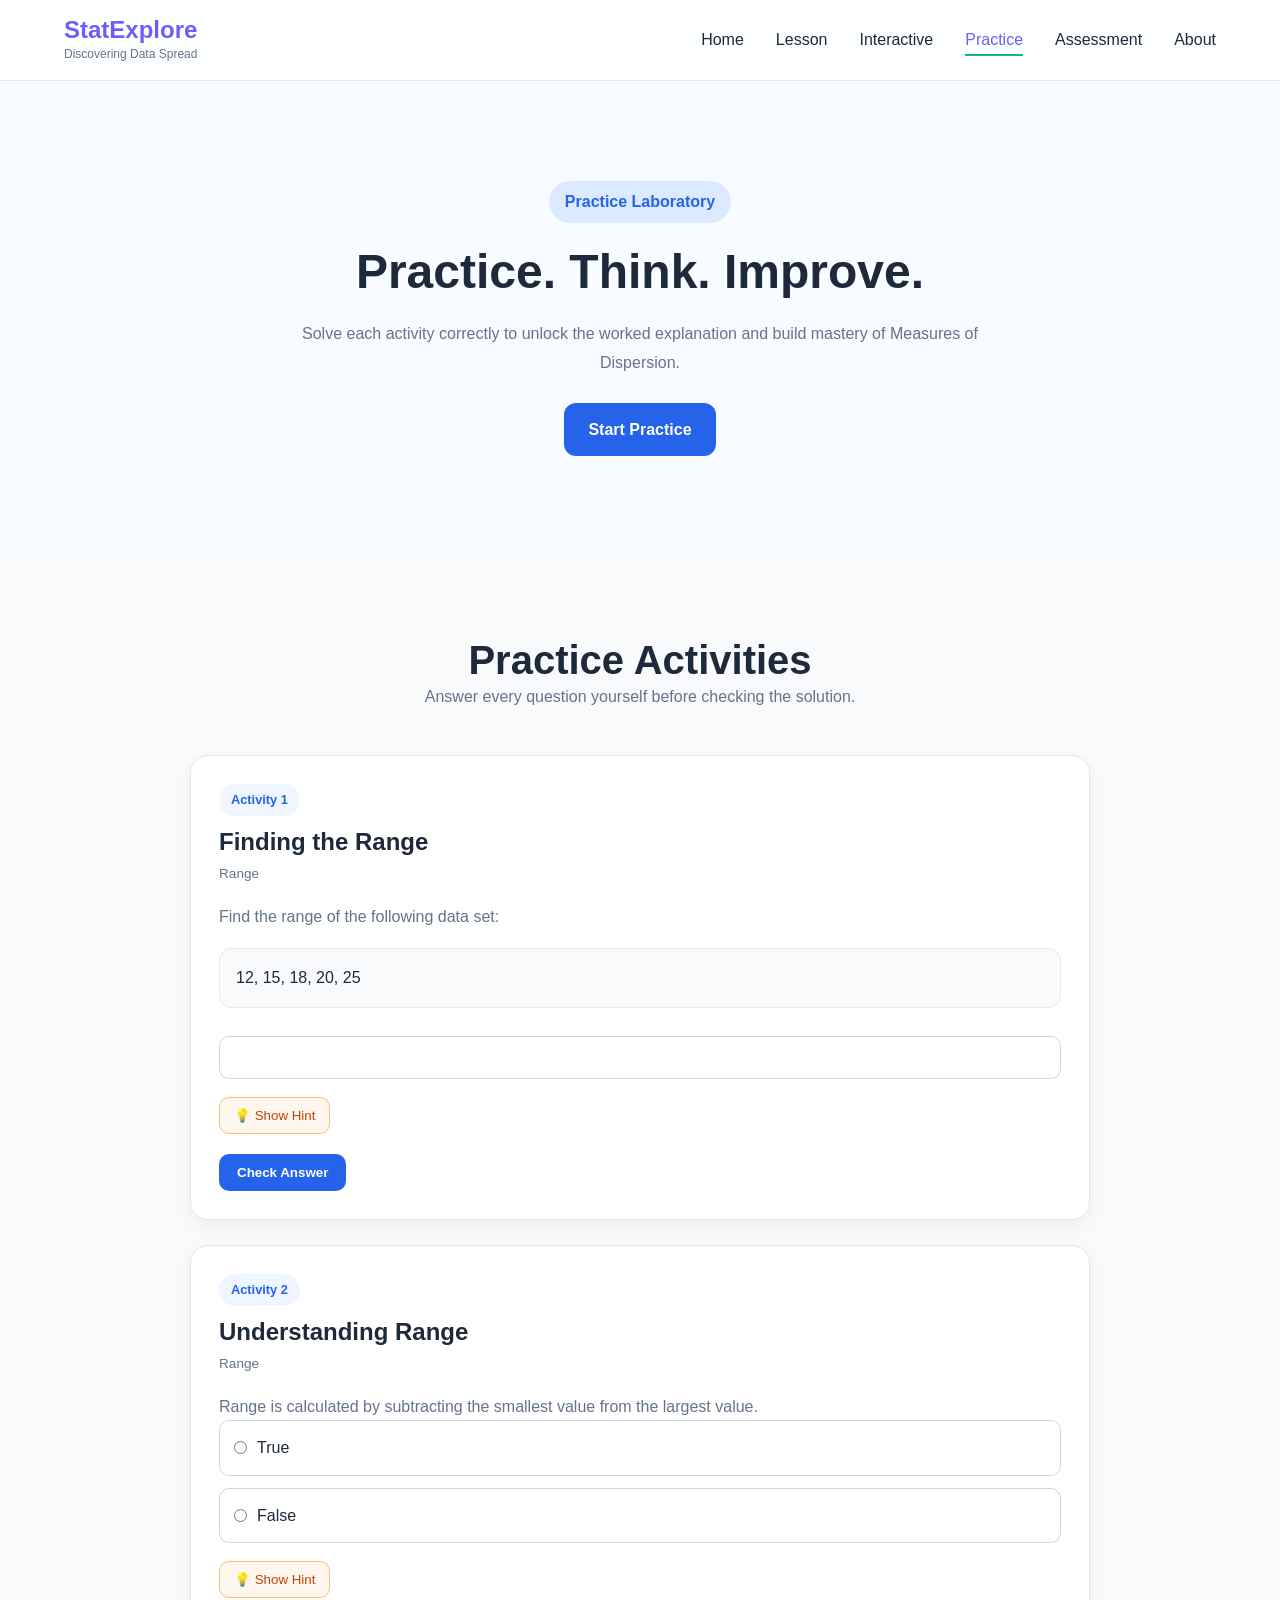
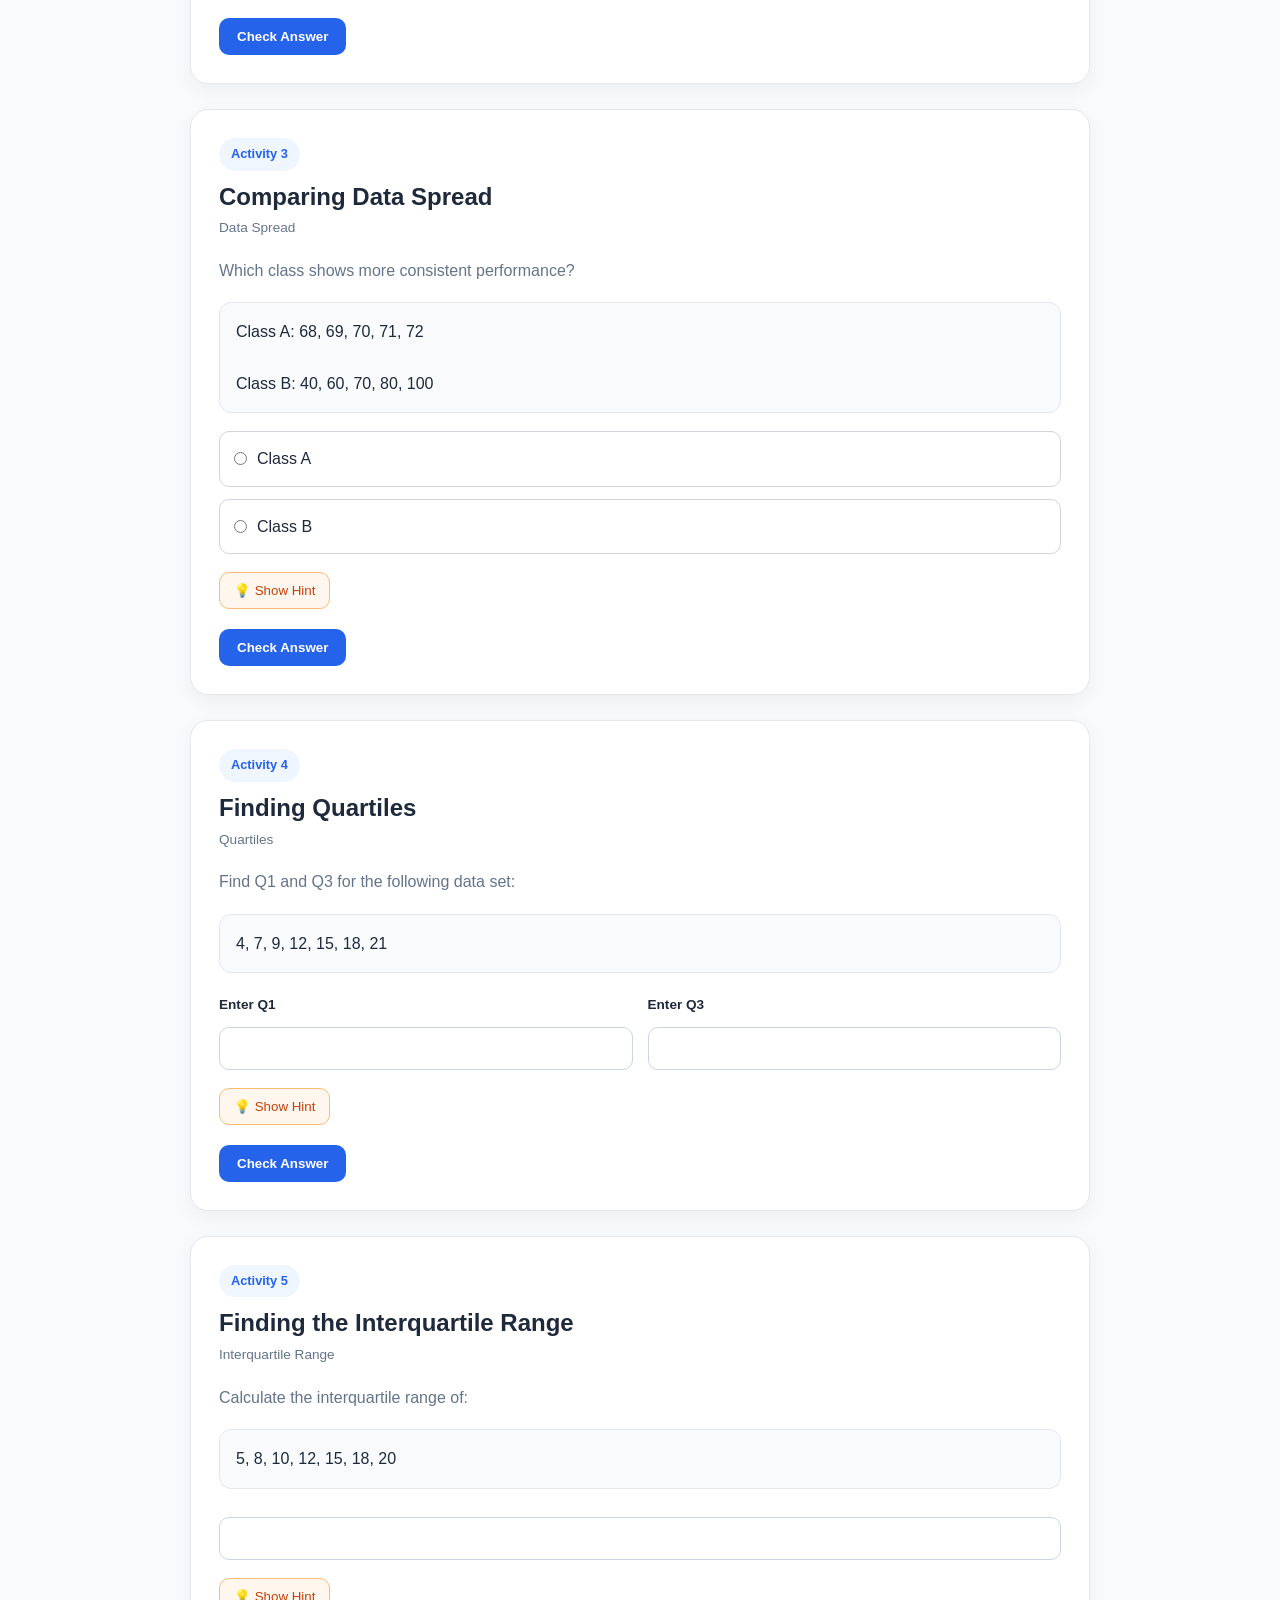
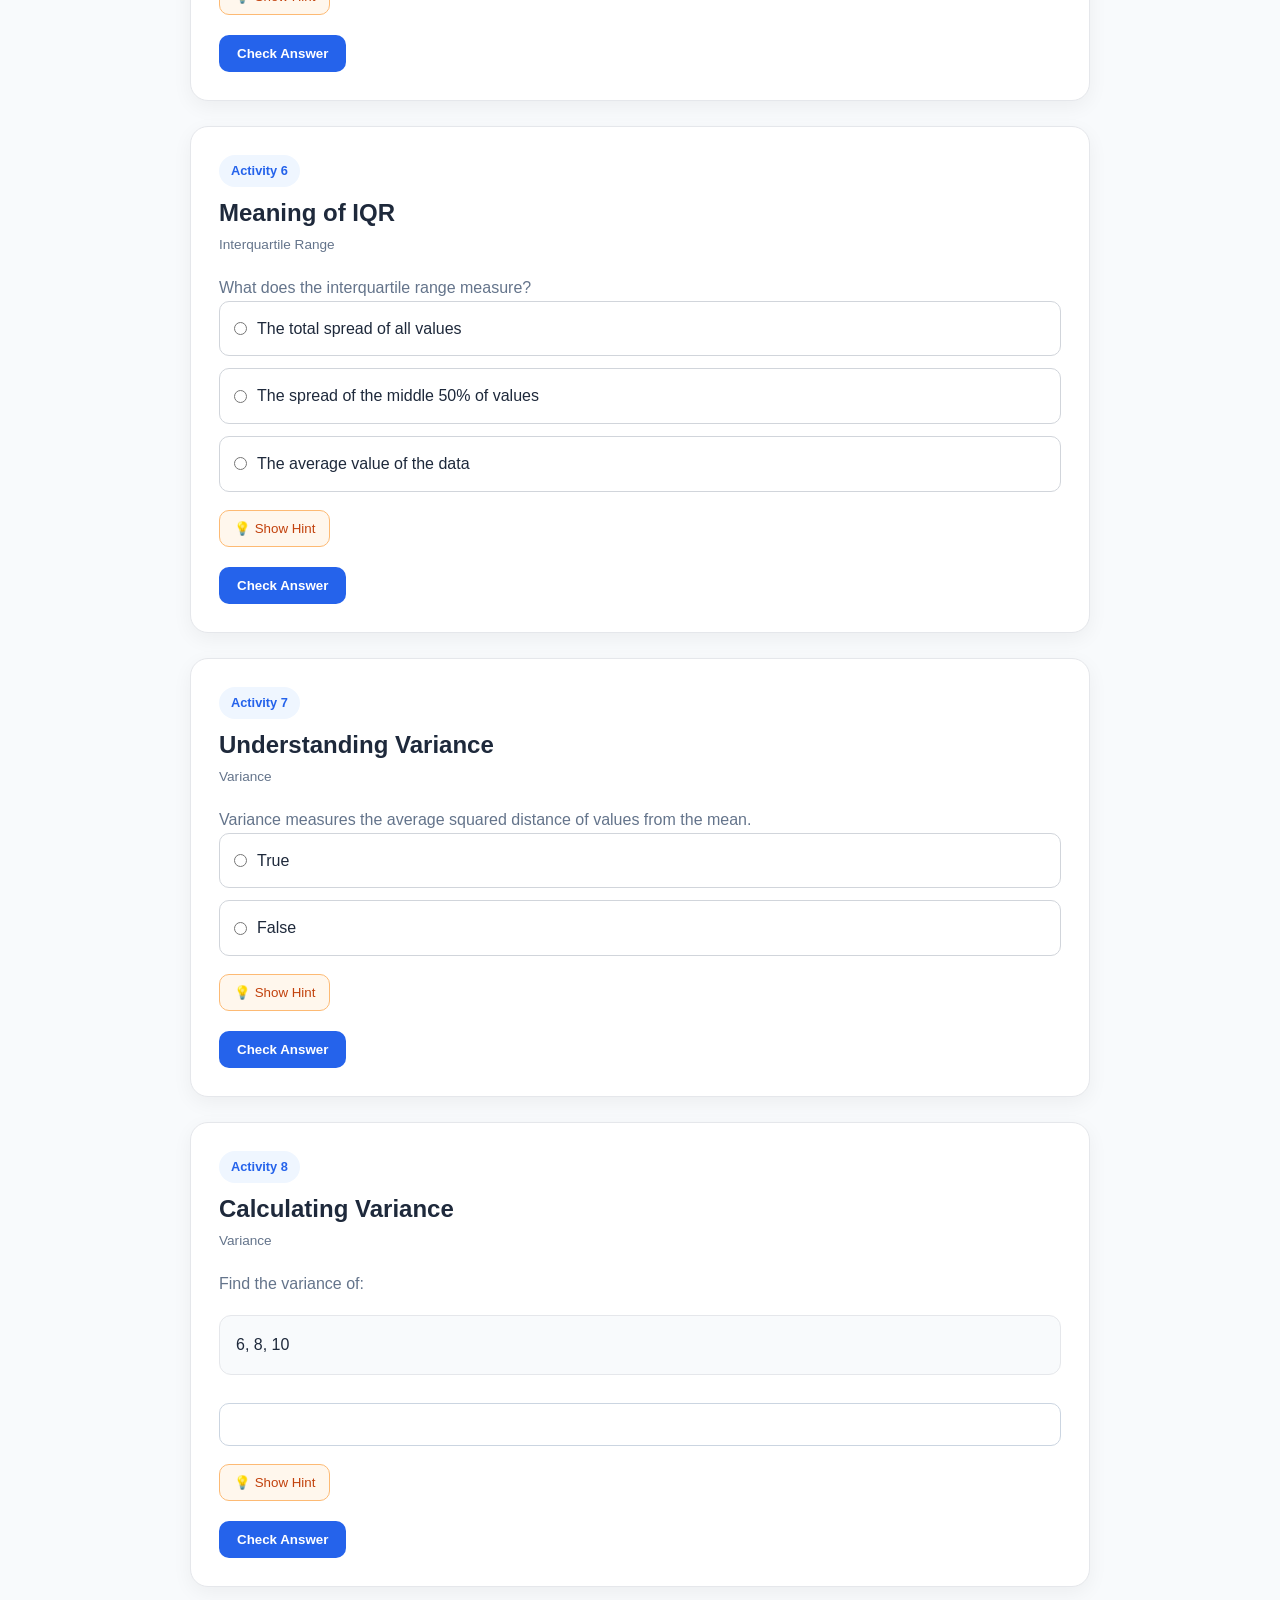
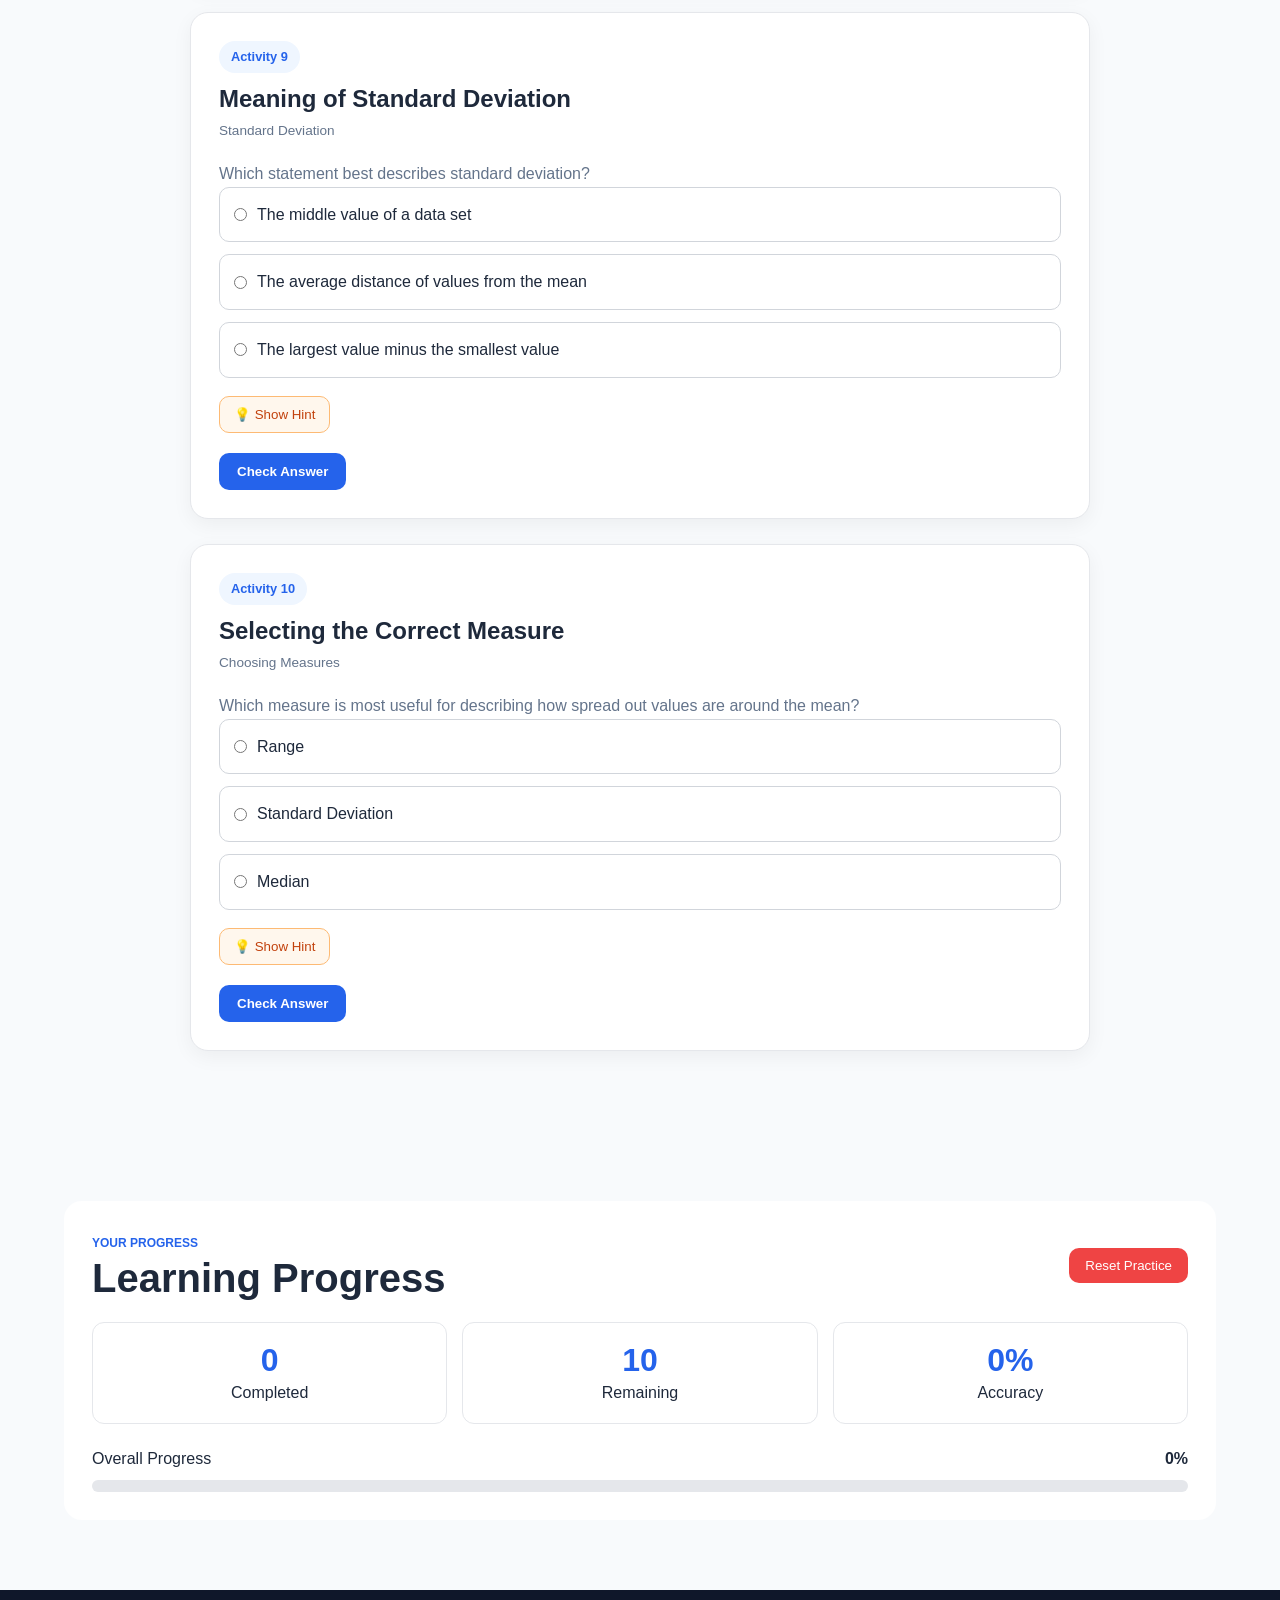
<file: practice.html>
<!doctype html>
<html lang="en">
  <head>
    <meta charset="UTF-8" />
    <meta name="viewport" content="width=device-width, initial-scale=1.0" />
    <title>StatExplore | Practice</title>

    <link rel="stylesheet" href="css/variables.css" />
    <link rel="stylesheet" href="css/style.css" />
    <link rel="stylesheet" href="css/practice.css" />
  </head>
  <body>
    <header class="header">
      <div class="container">
        <nav class="navbar">
          <a href="index.html" class="logo">
            <h2>StatExplore</h2>

            <span> Discovering Data Spread </span>
          </a>

          <button class="menu-toggle">
            <span></span>
            <span></span>
            <span></span>
          </button>

          <div class="nav-menu">
            <ul class="nav-links">
              <li>
                <a href="index.html"> Home </a>
              </li>

              <li>
                <a href="lesson.html" > Lesson </a>
              </li>

              <li>
                <a href="interactive.html"> Interactive </a>
              </li>

              <li>
                <a href="practice.html" class="active"> Practice </a>
              </li>

              <li>
                <a href="assessment.html"> Assessment </a>
              </li>

              <li>
                <a href="about.html"> About </a>
              </li>
            </ul>
          </div>
        </nav>
      </div>
    </header>

    <main>
      <section class="hero">
        <div class="container hero-content">
          <span class="badge">Practice Laboratory</span>

          <h1>Practice. Think. Improve.</h1>

          <p>
            Solve each activity correctly to unlock the worked explanation and
            build mastery of Measures of Dispersion.
          </p>

          <a href="#practice-area" class="start-btn"> Start Practice </a>
        </div>
      </section>

      <section class="practice-area" id="practice-area">
        <div class="container">
          <div class="section-heading">
            <h2>Practice Activities</h2>
            <p>Answer every question yourself before checking the solution.</p>
          </div>

          <div id="practice-container"></div>
        </div>
      </section>

      <section class="progress-section">
        <div class="container">
          <div class="progress-card">
            <div class="progress-header">
              <div>
                <span class="small-title">YOUR PROGRESS</span>
                <h2>Learning Progress</h2>
              </div>

              <button id="reset-btn" class="reset-btn">Reset Practice</button>
            </div>

            <div class="stats">
              <div class="stat">
                <h3 id="completed">0</h3>
                <span>Completed</span>
              </div>

              <div class="stat">
                <h3 id="remaining">10</h3>
                <span>Remaining</span>
              </div>

              <div class="stat">
                <h3 id="accuracy">0%</h3>
                <span>Accuracy</span>
              </div>
            </div>

            <div class="progress-info">
              <span>Overall Progress</span>
              <strong id="progress-text">0%</strong>
            </div>

            <div class="progress-bar">
              <div id="progress-fill"></div>
            </div>
          </div>
        </div>
      </section>

      <section id="completion" class="completion hidden">
        <div class="container">
          <div class="completion-card">
            <div class="tick">✓</div>

            <h2>Excellent Work!</h2>

            <p>You have completed every practice activity.</p>

            <h3 id="final-score">0 / 10</h3>

            <button id="retry-btn" class="retry-btn">Practice Again</button>
          </div>
        </div>
      </section>
    </main>

    <footer class="footer">
      <!-- Your existing footer -->
    </footer>

    <script src="js/navbar.js"></script>
    <script src="js/practiceQuestions.js"></script>
    <script src="js/practice.js"></script>
  </body>
</html>
</file>
<file: css/variables.css>
/* ===================================
   STATEXPLORE DESIGN SYSTEM
   Global Variables
=================================== */

:root {
  /* ===============================
     COLOR SYSTEM
  =============================== */

  /* Primary brand colour */
  --primary-color: #6d5dfc;

  /* Dark educational technology colour */
  --primary-dark: #4338ca;

  /* Secondary colour */
  --secondary-color: #06b6d4;

  /* Data visualization accent */
  --accent-color: #10b981;

  /* Highlight colour */
  --highlight-color: #f59e0b;

  /* Page background */
  --background-color: #f8fafc;

  /* Card background */
  --surface-color: #ffffff;

  /* Hero / dark sections */
  --dark-background: #0f172a;

  /* Dark card background */
  --dark-surface: #1e293b;

  /* Text colours */
  --text-color: #1e293b;

  --heading-color: #0f172a;

  --muted-text-color: #64748b;

  /* Borders */
  --border-color: #e2e8f0;

  --border-dark: #334155;

  /* ===============================
     FEEDBACK COLORS
  =============================== */

  --success-color: #16a34a;

  --error-color: #dc2626;

  --warning-color: #f97316;

  /* ===============================
     GRADIENT SYSTEM
  =============================== */

  --hero-gradient: linear-gradient(135deg, #0f172a, #312e81, #164e63);

  --primary-gradient: linear-gradient(135deg, #6d5dfc, #06b6d4);

  --card-gradient: linear-gradient(145deg, #ffffff, #f1f5f9);

  /* ===============================
     TYPOGRAPHY SYSTEM
  =============================== */

  --heading-font: "Poppins", sans-serif;

  --body-font: "Inter", sans-serif;

  /* Heading Sizes */

  --heading-xl: clamp(2.8rem, 5vw, 4.5rem);

  --heading-lg: 2.5rem;

  --heading-md: 1.5rem;

  --heading-sm: 1.2rem;

  /* Body Sizes */

  --text-base: 1rem;

  --text-large: 1.15rem;

  --text-small: 0.875rem;

  /* ===============================
     SPACING SYSTEM
  =============================== */

  --space-xs: 0.5rem;

  --space-sm: 1rem;

  --space-md: 1.5rem;

  --space-lg: 3rem;

  --space-xl: 5rem;

  --space-xxl: 7rem;

  /* ===============================
     LAYOUT SYSTEM
  =============================== */

  --container-width: 1200px;

  --section-padding: 5rem 1.5rem;

  /* ===============================
     COMPONENT DESIGN
  =============================== */

  --border-radius: 16px;

  --border-radius-sm: 10px;

  --border-radius-lg: 24px;

  /* Shadows */

  --shadow-sm: 0 4px 12px rgba(15, 23, 42, 0.06);

  --shadow-md: 0 10px 30px rgba(15, 23, 42, 0.1);

  --shadow-lg: 0 20px 50px rgba(15, 23, 42, 0.15);

  /* Animation */

  --transition: 0.3s ease;

  /* ===============================
     RESPONSIVE BREAKPOINTS
  =============================== */

  --desktop-width: 1200px;

  --tablet-width: 768px;

  --mobile-width: 480px;

  /* ===============================
     SPECIAL EFFECTS
  =============================== */

  --glass-background: rgba(255, 255, 255, 0.08);

  --glass-border: rgba(255, 255, 255, 0.15);

  --blur: blur(12px);
}
</file>
<file: css/style.css>
/* =====================================
   GLOBAL RESET
===================================== */

*,
*::before,
*::after {
  margin: 0;

  padding: 0;

  box-sizing: border-box;
}

html {
  scroll-behavior: smooth;
}

body {
  font-family: var(--body-font);

  background: var(--background-color);

  color: var(--text-color);

  line-height: 1.6;

  overflow-x: hidden;
}

img {
  max-width: 100%;

  display: block;
}

a {
  text-decoration: none;

  color: inherit;
}

ul {
  list-style: none;
}

button {
  font-family: inherit;
}

/* =====================================
   CONTAINER SYSTEM
===================================== */

.container {
  width: min(90%, var(--container-width));

  margin-inline: auto;
}

/* =====================================
   TYPOGRAPHY
===================================== */

h1,
h2,
h3,
h4 {
  font-family: var(--heading-font);

  color: var(--text-color);

  line-height: 1.2;
}

h2 {
  font-size: var(--heading-lg);
}

h3 {
  font-size: var(--heading-md);
}

p {
  color: var(--muted-text-color);
}

/* =====================================
   SECTION SYSTEM
===================================== */

section {
  padding: var(--section-padding);
}

.section-title {
  text-align: center;

  margin-bottom: 1rem;
}

.section-description {
  max-width: 700px;

  margin: 0 auto;

  text-align: center;

  color: var(--muted-text-color);
}

/* =====================================
   BUTTON SYSTEM
===================================== */

.btn {
  display: inline-flex;

  align-items: center;

  justify-content: center;

  padding: 0.85rem 1.8rem;

  border-radius: 50px;

  font-weight: 600;

  cursor: pointer;

  transition: var(--transition);

  border: 2px solid transparent;
}

.btn-primary {
  background: var(--primary-color);

  color: white;
}

.btn-primary:hover {
  transform: translateY(-3px);

  box-shadow: var(--box-shadow);
}

.btn-secondary {
  background: transparent;

  border-color: var(--primary-color);

  color: var(--primary-color);
}

.btn-secondary:hover {
  background: var(--primary-color);

  color: white;
}

/* =====================================
   HEADER / NAVIGATION
===================================== */

.header {
  position: sticky;

  top: 0;

  z-index: 1000;

  background: rgba(255, 255, 255, 0.85);

  backdrop-filter: blur(12px);

  border-bottom: 1px solid var(--border-color);
}

.navbar {
  min-height: 80px;

  display: flex;

  align-items: center;

  justify-content: space-between;
}

.logo {
  display: flex;

  flex-direction: column;
}

.logo h2 {
  color: var(--primary-color);

  font-size: 1.5rem;
}

.logo span {
  font-size: 0.75rem;

  color: var(--muted-text-color);
}

.nav-menu {
  display: flex;

  align-items: center;

  gap: 2rem;
}

.nav-links {
  display: flex;

  align-items: center;

  gap: 2rem;
}

.nav-links a {
  position: relative;

  font-weight: 500;

  color: var(--text-color);

  transition: var(--transition);
}

.nav-links a::after {
  content: "";

  position: absolute;

  left: 0;

  bottom: -8px;

  width: 0;

  height: 2px;

  background: var(--accent-color);

  transition: var(--transition);
}

.nav-links a:hover::after,
.nav-links .active::after {
  width: 100%;
}

.nav-links a:hover,
.nav-links .active {
  color: var(--primary-color);
}

/* Mobile Navigation Button */

.menu-toggle {
  display: none;

  background: none;

  border: none;

  cursor: pointer;
}

.menu-toggle span {
  display: block;

  width: 28px;

  height: 3px;

  margin: 5px;

  background: var(--text-color);

  border-radius: 10px;
}

/* =====================================
   FOOTER GLOBAL
===================================== */

.footer {
  background: #081426;

  color: white;

  padding: 4rem 0 2rem;
}

.footer h3,
.footer h4 {
  color: white;
}

.footer p {
  color: #cbd5e1;
}

.footer a {
  color: #cbd5e1;
}

.footer a:hover {
  color: white;
}

/* =====================================
   RESPONSIVE NAVIGATION
===================================== */

@media (max-width: 900px) {
  .menu-toggle {
    display: block;
  }

  .nav-menu {
    position: absolute;

    top: 80px;

    left: 0;

    width: 100%;

    background: white;

    padding: 2rem;

    flex-direction: column;

    align-items: flex-start;

    transform: translateY(-150%);

    transition: var(--transition);

    box-shadow: var(--box-shadow);
  }

  .nav-menu.active {
    transform: translateY(0);
  }

  .nav-links {
    flex-direction: column;

    width: 100%;

    gap: 1.5rem;
  }
}

@media (max-width: 600px) {
  :root {
    --section-padding: 4rem 1rem;
  }

  .btn {
    width: 100%;
  }
} /* =====================================
   GLOBAL RESET
===================================== */

*,
*::before,
*::after {
  margin: 0;

  padding: 0;

  box-sizing: border-box;
}

html {
  scroll-behavior: smooth;
}

body {
  font-family: var(--body-font);

  background: var(--background-color);

  color: var(--text-color);

  line-height: 1.6;

  overflow-x: hidden;
}

img {
  max-width: 100%;

  display: block;
}

a {
  text-decoration: none;

  color: inherit;
}

ul {
  list-style: none;
}

button {
  font-family: inherit;
}

/* =====================================
   CONTAINER SYSTEM
===================================== */

.container {
  width: min(90%, var(--container-width));

  margin-inline: auto;
}

/* =====================================
   TYPOGRAPHY
===================================== */

h1,
h2,
h3,
h4 {
  font-family: var(--heading-font);

  color: var(--text-color);

  line-height: 1.2;
}

h2 {
  font-size: var(--heading-lg);
}

h3 {
  font-size: var(--heading-md);
}

p {
  color: var(--muted-text-color);
}

/* =====================================
   SECTION SYSTEM
===================================== */

section {
  padding: var(--section-padding);
}

.section-title {
  text-align: center;

  margin-bottom: 1rem;
}

.section-description {
  max-width: 700px;

  margin: 0 auto;

  text-align: center;

  color: var(--muted-text-color);
}

/* =====================================
   BUTTON SYSTEM
===================================== */

.btn {
  display: inline-flex;

  align-items: center;

  justify-content: center;

  padding: 0.85rem 1.8rem;

  border-radius: 50px;

  font-weight: 600;

  cursor: pointer;

  transition: var(--transition);

  border: 2px solid transparent;
}

.btn-primary {
  background: var(--primary-color);

  color: white;
}

.btn-primary:hover {
  transform: translateY(-3px);

  box-shadow: var(--box-shadow);
}

.btn-secondary {
  background: transparent;

  border-color: var(--primary-color);

  color: var(--primary-color);
}

.btn-secondary:hover {
  background: var(--primary-color);

  color: white;
}

/* =====================================
   HEADER / NAVIGATION
===================================== */

.header {
  position: sticky;

  top: 0;

  z-index: 1000;

  background: rgba(255, 255, 255, 0.85);

  backdrop-filter: blur(12px);

  border-bottom: 1px solid var(--border-color);
}

.navbar {
  min-height: 80px;

  display: flex;

  align-items: center;

  justify-content: space-between;
}

.logo {
  display: flex;

  flex-direction: column;
}

.logo h2 {
  color: var(--primary-color);

  font-size: 1.5rem;
}

.logo span {
  font-size: 0.75rem;

  color: var(--muted-text-color);
}

.nav-menu {
  display: flex;

  align-items: center;

  gap: 2rem;
}

.nav-links {
  display: flex;

  align-items: center;

  gap: 2rem;
}

.nav-links a {
  position: relative;

  font-weight: 500;

  color: var(--text-color);

  transition: var(--transition);
}

.nav-links a::after {
  content: "";

  position: absolute;

  left: 0;

  bottom: -8px;

  width: 0;

  height: 2px;

  background: var(--accent-color);

  transition: var(--transition);
}

.nav-links a:hover::after,
.nav-links .active::after {
  width: 100%;
}

.nav-links a:hover,
.nav-links .active {
  color: var(--primary-color);
}

/* Mobile Navigation Button */

.menu-toggle {
  display: none;

  background: none;

  border: none;

  cursor: pointer;
}

.menu-toggle span {
  display: block;

  width: 28px;

  height: 3px;

  margin: 5px;

  background: var(--text-color);

  border-radius: 10px;
}

/* =====================================
   FOOTER GLOBAL
===================================== */

/* ==========================================
   FOOTER
========================================== */

.footer {
  background: #0f172a;

  color: white;

  padding: 5rem 0 2rem;
}

.footer-content {
  display: grid;

  grid-template-columns: 2fr 1fr 1fr;

  gap: 3rem;

  padding-bottom: 3rem;
}

.footer-brand h3 {
  font-size: 2rem;

  margin-bottom: 1rem;
}

.footer-brand p {
  max-width: 400px;

  line-height: 1.8;

  color: #cbd5e1;
}

.footer h4 {
  margin-bottom: 1.5rem;

  font-size: 1.1rem;
}

.footer-links ul {
  list-style: none;

  padding: 0;
}

.footer-links li {
  margin-bottom: 1rem;
}

.footer-links a {
  color: #cbd5e1;

  text-decoration: none;

  transition: 0.3s ease;
}

.footer-links a:hover {
  color: white;

  transform: translateX(5px);
}

.footer-course p {
  color: #cbd5e1;

  line-height: 1.7;
}

.footer-bottom {
  border-top: 1px solid rgba(255, 255, 255, 0.15);

  padding-top: 2rem;

  display: flex;

  justify-content: space-between;

  gap: 1rem;

  color: #94a3b8;

  font-size: 0.9rem;
}

/* MOBILE */

@media (max-width: 768px) {
  .footer-content {
    grid-template-columns: 1fr;
  }

  .footer-bottom {
    flex-direction: column;

    text-align: center;
  }
}

/* =====================================
   RESPONSIVE NAVIGATION
===================================== */

@media (max-width: 900px) {
  .menu-toggle {
    display: block;
  }

  .nav-menu {
    position: absolute;

    top: 80px;

    left: 0;

    width: 100%;

    background: white;

    padding: 2rem;

    flex-direction: column;

    align-items: flex-start;

    transform: translateY(-150%);

    transition: var(--transition);

    box-shadow: var(--box-shadow);
  }

  .nav-menu.active {
    transform: translateY(0);
  }

  .nav-links {
    flex-direction: column;

    width: 100%;

    gap: 1.5rem;
  }
}

@media (max-width: 600px) {
  :root {
    --section-padding: 4rem 1rem;
  }

  .btn {
    width: 100%;
  }
}
</file>
<file: css/index.css>
/* =====================================================
   PREMIUM HERO SECTION
===================================================== */

.hero {
  position: relative;
  overflow: hidden;
  padding: 8rem 0 7rem;
  background:
    radial-gradient(
      circle at top right,
      rgba(99, 102, 241, 0.15),
      transparent 35%
    ),
    linear-gradient(
      135deg,
      var(--background-color, #f8fafc),
      var(--surface-color, #ffffff)
    );
}

.hero-wrapper {
  display: grid;
  grid-template-columns: 1.1fr 0.9fr;
  align-items: center;
  gap: 5rem;
}

/* =====================================================
   HERO CONTENT
===================================================== */

.hero-content {
  max-width: 680px;
}

.course-name {
  display: inline-block;
  padding: 0.6rem 1.2rem;
  border-radius: 50px;
  background: rgba(99, 102, 241, 0.12);
  color: var(--primary-color, #6366f1);
  font-weight: 700;
  margin-bottom: 1.5rem;
}

.hero-label {
  font-weight: 700;
  color: var(--secondary-color, #0ea5e9);
  margin-bottom: 1.5rem;
}

.hero-content h1 {
  font-size: clamp(2.5rem, 5vw, 5rem);
  line-height: 1.05;
  letter-spacing: -0.04em;
  margin-bottom: 1.8rem;
}

.course-purpose {
  font-size: 1.35rem;
  font-weight: 600;
  line-height: 1.6;
  max-width: 620px;
}

.hero-description {
  margin-top: 1.5rem;
  max-width: 620px;
  color: var(--muted-text-color, #64748b);
  line-height: 1.8;
  font-size: 1.05rem;
}

/* =====================================================
   BUTTONS
===================================================== */

.hero-buttons {
  display: flex;
  gap: 1rem;
  margin-top: 2.5rem;
  flex-wrap: wrap;
}

.hero-buttons .btn {
  padding: 1rem 2.2rem;
  border-radius: 12px;
  text-decoration: none;
  font-weight: 600;
  display: inline-flex;
  align-items: center;
  justify-content: center;
  cursor: pointer;
}

.btn-primary {
  background: var(--primary-color, #6366f1);
  color: white;
  transition:
    transform 0.3s ease,
    box-shadow 0.3s ease;
}

.btn-primary:hover {
  transform: translateY(-4px);
  box-shadow: 0 15px 30px rgba(99, 102, 241, 0.25);
}

.btn-secondary {
  border: 1px solid var(--border-color, #e2e8f0);
  background: white;
  color: inherit;
}

/* =====================================================
   HERO HIGHLIGHTS
===================================================== */

.hero-highlights {
  display: grid;
  grid-template-columns: repeat(2, 1fr);
  gap: 1rem;
  margin-top: 3rem;
}

.hero-highlights div {
  display: flex;
  align-items: center;
  gap: 0.7rem;
}

.hero-highlights span {
  width: 26px;
  height: 26px;
  display: flex;
  align-items: center;
  justify-content: center;
  border-radius: 50%;
  background: rgba(99, 102, 241, 0.12);
  color: var(--primary-color, #6366f1);
  font-weight: 700;
  flex-shrink: 0;
}

.hero-highlights p {
  margin: 0;
  font-weight: 600;
}

/* =====================================================
   STATISTICS VISUAL
===================================================== */

.hero-visual {
  position: relative;
  display: flex;
  justify-content: center;
  align-items: center;
  width: 100%;
}

.visual-glow {
  position: absolute;
  width: 420px;
  height: 420px;
  max-width: 100%;
  background: radial-gradient(circle, rgba(99, 102, 241, 0.2), transparent 65%);
  filter: blur(20px);
}

.statistics-illustration {
  position: relative;
  width: 100%;
  max-width: 430px;
  height: 500px;
  animation: floatIllustration 7s ease-in-out infinite;
}

/* =====================================================
   CHART CARDS
===================================================== */

.chart-card {
  position: absolute;
  background: white;
  border: 1px solid var(--border-color, #e2e8f0);
  border-radius: 24px;
  padding: 1.5rem;
  box-shadow: 0 20px 50px rgba(0, 0, 0, 0.08);
}

.chart-card h3 {
  font-size: 1rem;
  margin-bottom: 1rem;
}

/* HISTOGRAM */

.histogram-card {
  top: 30px;
  left: 20px;
  width: 220px;
}

.bars {
  height: 130px;
  display: flex;
  align-items: flex-end;
  gap: 10px;
}

.bars span {
  width: 25px;
  background: linear-gradient(
    180deg,
    var(--secondary-color, #0ea5e9),
    var(--primary-color, #6366f1)
  );
  border-radius: 8px 8px 0 0;
  animation: growBars 1.5s ease forwards;
}

.bars span:nth-child(1) {
  height: 40%;
}
.bars span:nth-child(2) {
  height: 70%;
}
.bars span:nth-child(3) {
  height: 90%;
}
.bars span:nth-child(4) {
  height: 60%;
}
.bars span:nth-child(5) {
  height: 80%;
}

/* BOX PLOT */

.boxplot-card {
  right: 10px;
  top: 190px;
  width: 250px;
}

.boxplot {
  position: relative;
  height: 60px;
}

.boxplot .line {
  position: absolute;
  top: 30px;
  width: 100%;
  height: 3px;
  background: var(--primary-color, #6366f1);
}

.box {
  position: absolute;
  left: 60px;
  top: 10px;
  width: 110px;
  height: 40px;
  border: 3px solid var(--primary-color, #6366f1);
  border-radius: 10px;
}

.median {
  position: absolute;
  left: 115px;
  top: 10px;
  height: 40px;
  width: 3px;
  background: var(--secondary-color, #0ea5e9);
}

.quartile-labels {
  display: flex;
  justify-content: space-between;
  font-size: 0.85rem;
  color: var(--muted-text-color, #64748b);
}

/* =====================================================
   FLOATING CONCEPT TAGS
===================================================== */

.concept-tag {
  position: absolute;
  background: white;
  border-radius: 18px;
  padding: 1rem 1.3rem;
  box-shadow: 0 15px 35px rgba(0, 0, 0, 0.08);
}

.concept-tag strong {
  color: var(--primary-color, #6366f1);
}

.concept-tag p {
  margin: 0.3rem 0 0;
  font-size: 0.85rem;
}

.tag-range {
  left: -20px;
  bottom: 100px;
}

.tag-iqr {
  right: -20px;
  bottom: 50px;
}

.tag-standard {
  left: 40px;
  bottom: -20px;
}

/* =====================================================
   MATHEMATICAL WATERMARKS
===================================================== */

.math-symbol {
  position: absolute;
  color: var(--primary-color, #6366f1);
  opacity: 0.06;
  font-size: 4rem;
  font-weight: 800;
  pointer-events: none;
}

.symbol-one {
  top: 20px;
  right: 40px;
}

.symbol-two {
  bottom: 80px;
  right: 100px;
}

.symbol-three {
  top: 260px;
  left: -40px;
}

/* =====================================================
   ANIMATIONS
===================================================== */

.hero-reveal {
  opacity: 0;
  transform: translateY(30px);
  animation: heroReveal 0.8s ease forwards;
}

.hero-reveal:nth-child(1) {
  animation-delay: 0.1s;
}
.hero-reveal:nth-child(2) {
  animation-delay: 0.2s;
}
.hero-reveal:nth-child(3) {
  animation-delay: 0.3s;
}
.hero-reveal:nth-child(4) {
  animation-delay: 0.4s;
}
.hero-reveal:nth-child(5) {
  animation-delay: 0.5s;
}

@keyframes heroReveal {
  to {
    opacity: 1;
    transform: translateY(0);
  }
}

@keyframes growBars {
  from {
    transform: scaleY(0);
    transform-origin: bottom;
  }
  to {
    transform: scaleY(1);
  }
}

@keyframes floatIllustration {
  50% {
    transform: translateY(-15px);
  }
}

/* ==========================================
   COURSE INFORMATION
========================================== */

.course-details {
  display: flex;
  flex-wrap: wrap;
  gap: 1rem;
  margin: 2.5rem 0;
}

.course-details div {
  display: flex;
  align-items: center;
  gap: 0.8rem;
  padding: 1rem 1.2rem;
  border-radius: 18px;
  background: var(--surface-color, #ffffff);
  border: 1px solid var(--border-color, #e2e8f0);
}

.course-details span {
  font-size: 1.4rem;
}

.course-details p {
  margin: 0;
  font-weight: 600;
}

/* ==========================================
   LEARNING FLOW
========================================== */

.learning-flow {
  display: flex;
  align-items: center;
  gap: 0.8rem;
  flex-wrap: wrap;
  margin-top: 2.5rem;
}

.learning-flow p {
  font-weight: 700;
  margin-right: 0.5rem;
}

.learning-flow span {
  padding: 0.5rem 1rem;
  background: rgba(99, 102, 241, 0.08);
  color: var(--primary-color, #6366f1);
  border-radius: 50px;
  font-size: 0.9rem;
  font-weight: 600;
}

/* ==========================================
   HERO IMAGE AREA
========================================== */

.hero-image {
  position: relative;
  display: flex;
  justify-content: center;
  width: 100%;
}

.image-background {
  position: absolute;
  width: 420px;
  height: 420px;
  max-width: 100%;
  border-radius: 50%;
  background: linear-gradient(
    135deg,
    rgba(99, 102, 241, 0.25),
    rgba(14, 165, 233, 0.15)
  );
  top: 50%;
  left: 50%;
  transform: translate(-50%, -50%);
  z-index: 0;
}

.image-frame {
  position: relative;
  z-index: 2;
  max-width: 520px;
  width: 100%;
}

.image-frame img {
  width: 100%;
  height: auto;
  display: block;
  border-radius: 35px;
  box-shadow: 0 35px 80px rgba(0, 0, 0, 0.15);
}

/* ==========================================
   FLOATING LEARNING CARDS
========================================== */

.floating-card {
  position: absolute;
  background: white;
  padding: 1rem 1.4rem;
  border-radius: 18px;
  box-shadow: 0 20px 45px rgba(0, 0, 0, 0.12);
  z-index: 3;
  animation: float 4s ease-in-out infinite;
}

.floating-card strong {
  font-size: 1.6rem;
  color: var(--primary-color, #6366f1);
}

.floating-card p {
  margin: 0;
  color: var(--muted-text-color, #64748b);
}

.card-data {
  top: 12%;
  left: -20px;
}

.card-spread {
  right: -25px;
  top: 45%;
  animation-delay: 1s;
}

.card-analysis {
  bottom: 12%;
  left: 20%;
  animation-delay: 2s;
}

@keyframes float {
  0%,
  100% {
    transform: translateY(0);
  }
  50% {
    transform: translateY(-12px);
  }
}

/* =====================================================
   INTRODUCTION SECTION
===================================================== */

.introduction {
  padding: 7rem 0;
}

.intro-wrapper {
  display: grid;
  grid-template-columns: 1fr 1fr;
  gap: 5rem;
  align-items: center;
}

.section-label {
  display: inline-block;
  padding: 0.5rem 1rem;
  border-radius: 50px;
  background: rgba(99, 102, 241, 0.12);
  color: var(--primary-color, #6366f1);
  font-weight: 700;
  margin-bottom: 1.5rem;
}

.intro-content h2 {
  font-size: clamp(2.2rem, 4vw, 3.5rem);
  line-height: 1.15;
  margin-bottom: 1.5rem;
}

.intro-content p {
  font-size: 1.1rem;
  line-height: 1.8;
  color: var(--muted-text-color, #64748b);
}

.intro-link {
  display: inline-block;
  margin-top: 2rem;
  color: var(--primary-color, #6366f1);
  font-weight: 700;
  text-decoration: none;
}

/* DATA COMPARISON */

.dataset-comparison {
  display: grid;
  grid-template-columns: repeat(2, 1fr);
  gap: 1.5rem;
}

.dataset-card {
  background: white;
  border: 1px solid var(--border-color, #e2e8f0);
  padding: 2rem;
  border-radius: 24px;
  box-shadow: 0 15px 40px rgba(0, 0, 0, 0.06);
}

.dataset-card h3 {
  color: var(--primary-color, #6366f1);
  margin-bottom: 1.5rem;
}

.data-values {
  display: flex;
  gap: 0.5rem;
  flex-wrap: wrap;
}

.data-values span {
  width: 45px;
  height: 45px;
  display: flex;
  align-items: center;
  justify-content: center;
  border-radius: 50%;
  background: rgba(99, 102, 241, 0.1);
  font-weight: 700;
}

.dataset-card p {
  margin-top: 1.5rem;
  font-weight: 700;
  color: var(--secondary-color, #0ea5e9);
}

/* =====================================================
   LEARNING OUTCOMES
===================================================== */

.objectives {
  padding: 7rem 0;
  background: linear-gradient(135deg, rgba(99, 102, 241, 0.04), transparent);
}

.section-heading {
  max-width: 700px;
  margin-bottom: 4rem;
}

.section-heading h2 {
  font-size: clamp(2.2rem, 4vw, 3.5rem);
  margin-bottom: 1rem;
}

.section-heading p {
  color: var(--muted-text-color, #64748b);
  line-height: 1.8;
  font-size: 1.1rem;
}

.objective-grid {
  display: grid;
  grid-template-columns: repeat(3, 1fr);
  gap: 2rem;
}

.objective-card {
  position: relative;
  overflow: hidden;
  padding: 2.8rem 2.2rem;
  background: white;
  border-radius: 28px;
  border: 1px solid var(--border-color, #e2e8f0);
  transition: 0.4s ease;
}

.objective-card:hover {
  transform: translateY(-10px);
  box-shadow: 0 25px 50px rgba(0, 0, 0, 0.08);
}

.objective-number {
  position: absolute;
  top: 15px;
  right: 20px;
  font-size: 5rem;
  font-weight: 800;
  color: var(--primary-color, #6366f1);
  opacity: 0.08;
}

.objective-icon {
  width: 55px;
  height: 55px;
  display: flex;
  align-items: center;
  justify-content: center;
  border-radius: 18px;
  background: rgba(99, 102, 241, 0.12);
  color: var(--primary-color, #6366f1);
  font-size: 1.8rem;
  font-weight: 800;
  margin-bottom: 2rem;
}

.objective-card h3 {
  font-size: 1.8rem;
  margin-bottom: 1rem;
}

.objective-card p {
  line-height: 1.8;
  color: var(--muted-text-color, #64748b);
}

.objective-card::after {
  content: "";
  position: absolute;
  bottom: 0;
  left: 0;
  height: 5px;
  width: 0;
  background: linear-gradient(
    90deg,
    var(--primary-color, #6366f1),
    var(--secondary-color, #0ea5e9)
  );
  transition: 0.4s ease;
}

.objective-card:hover::after {
  width: 100%;
}

/* =====================================================
   LEARNING JOURNEY
===================================================== */

.learning-path {
  padding: 7rem 0;
}

.journey-container {
  position: relative;
  display: grid;
  grid-template-columns: repeat(4, 1fr);
  gap: 2rem;
  margin-top: 4rem;
}

.journey-container::before {
  content: "";
  position: absolute;
  top: 45px;
  left: 10%;
  right: 10%;
  height: 3px;
  background: linear-gradient(
    90deg,
    var(--primary-color, #6366f1),
    var(--secondary-color, #0ea5e9)
  );
  z-index: -1;
}

.journey-step {
  position: relative;
  background: white;
  border: 1px solid var(--border-color, #e2e8f0);
  border-radius: 24px;
  padding: 2.5rem 1.8rem;
  text-decoration: none;
  color: inherit;
  transition: 0.4s ease;
}

.journey-step:hover {
  transform: translateY(-10px);
  box-shadow: 0 25px 50px rgba(0, 0, 0, 0.08);
}

.step-number {
  width: 70px;
  height: 70px;
  display: flex;
  align-items: center;
  justify-content: center;
  border-radius: 50%;
  background: linear-gradient(
    135deg,
    var(--primary-color, #6366f1),
    var(--secondary-color, #0ea5e9)
  );
  color: white;
  font-size: 1.4rem;
  font-weight: 800;
  margin-bottom: 2rem;
}

.journey-step h3 {
  font-size: 1.6rem;
  margin-bottom: 1rem;
  color: var(--primary-color, #6366f1);
}

.journey-step p {
  color: var(--muted-text-color, #64748b);
  line-height: 1.7;
}

/* =====================================================
   SCROLL REVEAL ANIMATIONS
===================================================== */

.reveal {
  opacity: 0;
  transform: translateY(40px);
  transition:
    opacity 0.8s ease,
    transform 0.8s ease;
}

.reveal.active {
  opacity: 1;
  transform: translateY(0);
}

/* CARD STAGGER EFFECT */

.objective-card:nth-child(1),
.journey-step:nth-child(1) {
  transition-delay: 0.1s;
}
.objective-card:nth-child(2),
.journey-step:nth-child(2) {
  transition-delay: 0.2s;
}
.objective-card:nth-child(3),
.journey-step:nth-child(3) {
  transition-delay: 0.3s;
}
.journey-step:nth-child(4) {
  transition-delay: 0.4s;
}

/* =====================================================
   RESPONSIVE DESIGN (MEDIA QUERIES)
===================================================== */

@media (max-width: 1000px) {
  .hero-wrapper {
    grid-template-columns: 1fr;
    text-align: center;
    gap: 3rem;
  }

  .hero-content {
    margin: 0 auto;
  }

  .course-purpose,
  .hero-description {
    margin-left: auto;
    margin-right: auto;
  }

  .hero-buttons {
    justify-content: center;
  }

  .hero-highlights {
    max-width: 500px;
    margin: 3rem auto 0;
  }

  .hero-visual {
    margin-top: 2rem;
  }

  .journey-container {
    grid-template-columns: repeat(2, 1fr);
  }

  .journey-container::before {
    display: none;
  }
}

@media (max-width: 900px) {
  .intro-wrapper {
    grid-template-columns: 1fr;
    gap: 3rem;
  }

  .dataset-comparison {
    margin-top: 2rem;
  }

  .objective-grid {
    grid-template-columns: 1fr;
  }
}

@media (max-width: 600px) {
  .hero {
    padding: 4rem 1rem 3rem;
  }

  .hero-content h1 {
    font-size: clamp(2rem, 8vw, 3rem);
  }

  .course-purpose {
    font-size: 1.15rem;
  }

  .statistics-illustration {
    transform: scale(0.8);
    transform-origin: center center;
    margin: -30px auto;
  }

  .hero-buttons {
    flex-direction: column;
    width: 100%;
  }

  .hero-buttons .btn {
    width: 100%;
  }

  .hero-highlights {
    grid-template-columns: 1fr;
    text-align: left;
  }

  .journey-container {
    grid-template-columns: 1fr;
  }

  .introduction,
  .objectives,
  .learning-path {
    padding: 4rem 1rem;
  }

  .tag-range {
    left: 0;
  }

  .tag-iqr {
    right: 0;
  }

  .tag-standard {
    left: 10px;
  }

  .card-data {
    left: 0;
  }

  .card-spread {
    right: 0;
  }

  .card-analysis {
    left: 5%;
  }
}

@media (max-width: 550px) {
  .dataset-comparison {
    grid-template-columns: 1fr;
  }
}

@media (max-width: 440px) {
  .statistics-illustration {
    transform: scale(0.68);
    margin: -70px auto;
  }

  .histogram-card {
    left: 0;
    width: 190px;
  }

  .boxplot-card {
    right: 0;
    width: 210px;
  }

  .box {
    width: 80px;
    left: 50px;
  }

  .median {
    left: 90px;
  }

  .image-background {
    width: 280px;
    height: 280px;
  }

  .learning-flow {
    justify-content: center;
  }

  .course-details {
    justify-content: center;
  }
}
</file>
<file: css/about.css>
/* =========================================================
   STATEXPLORE
   ABOUT PAGE
   Data Laboratory Design System
========================================================= */

/* =========================================================
   HERO
========================================================= */

.stat-hero {
  position: relative;

  min-height: 680px;

  display: flex;
  align-items: center;

  overflow: hidden;

  background:
    radial-gradient(
      circle at 80% 20%,
      rgba(37, 99, 235, 0.12),
      transparent 30%
    ),
    linear-gradient(135deg, #f8fafc 0%, #eff6ff 55%, #f0fdf4 100%);

  border-bottom: 1px solid var(--border-color);
}

/* Decorative background grid */

.stat-hero::before {
  content: "";

  position: absolute;

  inset: 0;

  background-image:
    linear-gradient(rgba(37, 99, 235, 0.045) 1px, transparent 1px),
    linear-gradient(90deg, rgba(37, 99, 235, 0.045) 1px, transparent 1px);

  background-size: 40px 40px;

  mask-image: linear-gradient(to right, black 30%, transparent 85%);

  pointer-events: none;
}

/* Hero layout */

.stat-hero-grid {
  position: relative;

  z-index: 2;

  display: grid;

  grid-template-columns: 1.05fr 0.95fr;

  align-items: center;

  gap: 5rem;
}

/* =========================================================
   HERO CONTENT
========================================================= */

.stat-hero-content {
  max-width: 700px;
}

.eyebrow {
  display: inline-flex;

  align-items: center;

  gap: 0.5rem;

  margin-bottom: 1.5rem;

  color: var(--primary-color);

  font-size: 0.75rem;

  font-weight: 800;

  letter-spacing: 0.13em;
}

.eyebrow::before {
  content: "";

  width: 28px;
  height: 2px;

  background: var(--accent-color);
}

/* Main heading */

.stat-hero h1 {
  margin-bottom: 1.7rem;

  color: #0f172a;

  font-size: clamp(3.2rem, 6vw, 5.5rem);

  font-weight: 800;

  line-height: 0.98;

  letter-spacing: -0.06em;
}

.stat-hero h1 span {
  color: var(--primary-color);

  position: relative;
}

.stat-hero h1 span::after {
  content: "";

  position: absolute;

  left: 0;
  bottom: -8px;

  width: 100%;
  height: 5px;

  border-radius: 20px;

  background: var(--accent-color);

  transform: rotate(-2deg);
}

/* Description */

.stat-hero-content > p {
  max-width: 650px;

  margin-bottom: 2rem;

  color: #475569;

  font-size: 1.08rem;

  line-height: 1.9;
}

/* =========================================================
   HERO BUTTONS
========================================================= */

.hero-actions {
  display: flex;

  align-items: center;

  gap: 1rem;

  flex-wrap: wrap;
}

.hero-actions .btn {
  min-width: 185px;
}

/* =========================================================
   DISTRIBUTION VISUAL
========================================================= */

.distribution-visual {
  position: relative;

  width: 100%;

  padding: 1.5rem;

  background: rgba(255, 255, 255, 0.86);

  border: 1px solid rgba(148, 163, 184, 0.35);

  border-radius: 24px;

  box-shadow: 0 30px 70px rgba(15, 23, 42, 0.12);

  backdrop-filter: blur(12px);

  transform: rotate(1.5deg);

  transition: 0.4s ease;
}

.distribution-visual:hover {
  transform: rotate(0deg) translateY(-8px);

  box-shadow: 0 35px 80px rgba(15, 23, 42, 0.16);
}

/* Small decorative corner */

.distribution-visual::after {
  content: "";

  position: absolute;

  right: -12px;
  bottom: -12px;

  width: 70px;
  height: 70px;

  border-right: 4px solid var(--accent-color);

  border-bottom: 4px solid var(--accent-color);

  border-radius: 0 0 15px 0;
}

/* =========================================================
   VISUAL HEADER
========================================================= */

.visual-header {
  display: flex;

  justify-content: space-between;

  align-items: center;

  padding-bottom: 1rem;

  border-bottom: 1px solid var(--border-color);

  color: #64748b;

  font-size: 0.7rem;

  font-weight: 800;

  letter-spacing: 0.1em;
}

.live-indicator {
  color: var(--secondary-color);

  font-size: 0.65rem;
}

/* =========================================================
   CHART
========================================================= */

.chart-area {
  position: relative;

  height: 250px;

  display: flex;

  align-items: flex-end;

  justify-content: space-around;

  gap: 0.5rem;

  padding: 2rem 1rem 1rem;

  border-bottom: 1px solid #cbd5e1;

  background: linear-gradient(
    to bottom,
    transparent 24%,
    rgba(148, 163, 184, 0.15) 25%,
    transparent 26%,
    transparent 49%,
    rgba(148, 163, 184, 0.15) 50%,
    transparent 51%,
    transparent 74%,
    rgba(148, 163, 184, 0.15) 75%,
    transparent 76%
  );
}

/* Chart line */

.chart-line {
  position: absolute;

  left: 5%;

  right: 5%;

  bottom: 25%;

  height: 3px;

  background: var(--accent-color);

  opacity: 0.75;

  transform: rotate(-3deg);
}

/* =========================================================
   BARS
========================================================= */

.bar {
  position: relative;

  width: 7%;

  min-width: 16px;

  border-radius: 5px 5px 0 0;

  background: linear-gradient(to top, var(--primary-color), #60a5fa);

  opacity: 0.9;

  z-index: 2;

  transition: 0.3s ease;
}

.bar:hover {
  opacity: 1;

  transform: scaleY(1.05);
}

.bar-1 {
  height: 35%;
}

.bar-2 {
  height: 52%;
}

.bar-3 {
  height: 70%;
}

.bar-4 {
  height: 88%;
}

.bar-5 {
  height: 100%;
}

.bar-6 {
  height: 78%;
}

.bar-7 {
  height: 61%;
}

.bar-8 {
  height: 43%;
}

.bar-9 {
  height: 28%;
}

/* =========================================================
   MEASURE ROW
========================================================= */

.measure-row {
  display: grid;

  grid-template-columns: repeat(3, 1fr);

  gap: 1rem;

  padding-top: 1.2rem;
}

.measure-row > div {
  display: flex;

  flex-direction: column;

  gap: 0.15rem;

  padding-left: 0.9rem;

  border-left: 2px solid #dbeafe;
}

.measure-row span {
  color: #64748b;

  font-size: 0.7rem;

  font-weight: 700;

  text-transform: uppercase;
}

.measure-row strong {
  color: #0f172a;

  font-size: 1.25rem;
}

/* =========================================================
   INTRODUCTION
========================================================= */

.intro-section {
  background: white;

  border-bottom: 1px solid var(--border-color);
}

.intro-grid {
  display: grid;

  grid-template-columns: 0.8fr 1.2fr;

  gap: 7rem;

  align-items: start;
}

.intro-heading {
  position: relative;
}

.section-number {
  display: block;

  margin-bottom: 0.7rem;

  color: var(--accent-color);

  font-size: 0.75rem;

  font-weight: 800;

  letter-spacing: 0.12em;
}

.section-label {
  display: block;

  margin-bottom: 1rem;

  color: var(--primary-color);

  font-size: 0.7rem;

  font-weight: 800;

  letter-spacing: 0.12em;
}

.intro-heading h2 {
  max-width: 480px;

  color: #0f172a;

  font-size: clamp(2rem, 4vw, 3.2rem);

  line-height: 1.1;

  letter-spacing: -0.04em;
}

.intro-text {
  padding-top: 2rem;

  border-top: 2px solid #e2e8f0;
}

.intro-text p {
  margin-bottom: 1.4rem;

  color: #475569;

  font-size: 1.02rem;

  line-height: 1.9;
}

.intro-text p:last-child {
  margin-bottom: 0;
}

/* =========================================================
   PROJECT FACTS
========================================================= */

.facts-section {
  background: #f8fafc;
}

.section-heading {
  margin-bottom: 2.5rem;
}

.section-heading h2 {
  color: #0f172a;

  font-size: 2.5rem;

  letter-spacing: -0.04em;
}

/* Facts grid */

.facts-grid {
  display: grid;

  grid-template-columns: repeat(4, 1fr);

  gap: 1px;

  background: #cbd5e1;

  border: 1px solid #cbd5e1;
}

/* Fact card */

.fact-card {
  min-height: 210px;

  padding: 1.8rem;

  background: white;

  transition: 0.3s ease;
}

.fact-card:hover {
  background: #f8fafc;

  transform: translateY(-5px);

  box-shadow: var(--shadow-small);

  z-index: 2;
}

.fact-index {
  display: block;

  margin-bottom: 2.2rem;

  color: #cbd5e1;

  font-size: 0.75rem;

  font-weight: 800;
}

.fact-title {
  display: block;

  margin-bottom: 0.7rem;

  color: #64748b;

  font-size: 0.7rem;

  font-weight: 800;

  text-transform: uppercase;

  letter-spacing: 0.1em;
}

.fact-card h3 {
  color: #0f172a;

  font-size: 1.05rem;

  line-height: 1.5;
}

/* =========================================================
   LEARNING MODEL
========================================================= */

.learning-section {
  background: #0f172a;

  color: white;
}

.learning-heading {
  max-width: 700px;

  margin-bottom: 3rem;
}

.learning-heading .section-label {
  color: #60a5fa;
}

.learning-heading h2 {
  margin-bottom: 1rem;

  color: white;

  font-size: clamp(2.3rem, 4vw, 3.5rem);

  letter-spacing: -0.05em;
}

.learning-heading p {
  color: #94a3b8;

  font-size: 1rem;

  line-height: 1.8;
}

/* Learning cards */

.learning-grid {
  display: grid;

  grid-template-columns: repeat(3, 1fr);

  gap: 1rem;
}

.learning-card {
  min-height: 280px;

  padding: 2rem;

  background: #172033;

  border: 1px solid #263449;

  transition: 0.3s ease;
}

.learning-card:hover {
  transform: translateY(-7px);

  border-color: #3b82f6;
}

.learning-card.active {
  background: #1d4ed8;

  border-color: #3b82f6;
}

.learning-number {
  margin-bottom: 5rem;

  color: #64748b;

  font-size: 0.75rem;

  font-weight: 800;
}

.learning-card.active .learning-number {
  color: #bfdbfe;
}

.learning-card h3 {
  margin-bottom: 0.7rem;

  color: white;

  font-size: 1.4rem;
}

.learning-card p {
  color: #94a3b8;

  line-height: 1.7;
}

.learning-card.active p {
  color: #dbeafe;
}

/* =========================================================
   MEASURES
========================================================= */

.measures-section {
  background: white;
}

.measures-grid {
  display: grid;

  grid-template-columns: 0.85fr 1.15fr;

  gap: 7rem;

  align-items: start;
}

.measures-intro {
  position: sticky;

  top: 110px;
}

.measures-intro h2 {
  margin-bottom: 1rem;

  color: #0f172a;

  font-size: clamp(2.2rem, 4vw, 3.3rem);

  line-height: 1.05;

  letter-spacing: -0.05em;
}

.measures-intro p {
  color: #64748b;

  line-height: 1.8;
}

/* Measure list */

.measure-list {
  border-top: 1px solid var(--border-color);
}

.measure-item {
  display: grid;

  grid-template-columns: 75px 1fr;

  gap: 1.5rem;

  align-items: center;

  padding: 1.5rem 0;

  border-bottom: 1px solid var(--border-color);

  transition: 0.25s ease;
}

.measure-item:hover {
  padding-left: 0.7rem;

  background: #f8fafc;
}

.measure-symbol {
  width: 52px;
  height: 52px;

  display: flex;

  align-items: center;
  justify-content: center;

  border-radius: 10px;

  background: #eff6ff;

  color: var(--primary-color);

  font-size: 0.85rem;

  font-weight: 800;
}

.measure-item h3 {
  margin-bottom: 0.3rem;

  color: #0f172a;

  font-size: 1.05rem;
}

.measure-item p {
  color: #64748b;

  font-size: 0.9rem;
}

/* =========================================================
   TEAM
========================================================= */

.team-section {
  background: #f8fafc;

  border-top: 1px solid var(--border-color);
}

.team-heading {
  max-width: 750px;

  margin-bottom: 3rem;
}

.team-heading h2 {
  margin-bottom: 1rem;

  color: #0f172a;

  font-size: clamp(2.3rem, 4vw, 3.5rem);

  line-height: 1;

  letter-spacing: -0.05em;
}

.team-heading p {
  color: #64748b;

  line-height: 1.8;
}

/* =========================================================
   TEAM TABLE
========================================================= */

.team-table {
  border-top: 2px solid #0f172a;
}

/* Individual team member */

.team-member {
  display: grid;

  grid-template-columns: 70px 60px 1fr auto;

  align-items: center;

  gap: 1.5rem;

  min-height: 100px;

  padding: 1rem 0;

  border-bottom: 1px solid var(--border-color);

  transition: 0.25s ease;
}

.team-member:hover {
  padding-left: 1rem;

  padding-right: 1rem;

  background: white;

  box-shadow: var(--shadow-small);
}

/* Number */

.team-number {
  color: #94a3b8;

  font-size: 0.75rem;

  font-weight: 800;
}

/* Avatar */

.team-avatar {
  width: 50px;
  height: 50px;

  display: flex;

  align-items: center;
  justify-content: center;

  border-radius: 50%;

  background: #dbeafe;

  color: var(--primary-color);

  font-size: 0.8rem;

  font-weight: 800;
}

.team-member:nth-child(2) .team-avatar {
  background: #dcfce7;

  color: #15803d;
}

.team-member:nth-child(3) .team-avatar {
  background: #fef3c7;

  color: #b45309;
}

.team-member:nth-child(4) .team-avatar {
  background: #ede9fe;

  color: #7c3aed;
}

.team-member:nth-child(5) .team-avatar {
  background: #cffafe;

  color: #0891b2;
}

/* Details */

.team-details h3 {
  margin-bottom: 0.2rem;

  color: #0f172a;

  font-size: 1rem;
}

.team-details span {
  color: #94a3b8;

  font-size: 0.78rem;
}

/* Index */

.team-index {
  color: #475569;

  font-family: monospace;

  font-size: 0.9rem;

  font-weight: 700;

  letter-spacing: 0.05em;
}

/* =========================================================
   PURPOSE
========================================================= */

.purpose-section {
  background: linear-gradient(135deg, #eff6ff, #f8fafc);
}

.purpose-grid {
  display: grid;

  grid-template-columns: 0.8fr 1.2fr;

  gap: 6rem;

  align-items: center;
}

/* =========================================================
   PURPOSE VISUAL
========================================================= */

.purpose-visual {
  display: grid;

  grid-template-columns: repeat(2, 1fr);

  gap: 1rem;
}

.purpose-stat {
  min-height: 150px;

  display: flex;

  flex-direction: column;

  justify-content: space-between;

  padding: 1.5rem;

  background: white;

  border: 1px solid var(--border-color);

  border-radius: var(--radius-small);

  box-shadow: var(--shadow-small);
}

.purpose-stat:nth-child(2) {
  transform: translateY(25px);
}

.purpose-stat:nth-child(3) {
  transform: translateY(-10px);
}

.purpose-stat:nth-child(4) {
  transform: translateY(15px);
}

.purpose-stat span {
  color: var(--primary-color);

  font-size: 1.2rem;

  font-weight: 800;
}

.purpose-stat strong {
  color: #0f172a;

  font-size: 0.9rem;
}

/* =========================================================
   PURPOSE CONTENT
========================================================= */

.purpose-content h2 {
  max-width: 700px;

  margin-bottom: 1.2rem;

  color: #0f172a;

  font-size: clamp(2.4rem, 4vw, 4rem);

  line-height: 1;

  letter-spacing: -0.05em;
}

.purpose-content > p {
  max-width: 650px;

  margin-bottom: 2rem;

  color: #64748b;

  line-height: 1.9;
}

/* =========================================================
   FOOTER
========================================================= */

.footer {
  position: relative;

  background: #0b1220;

  color: #94a3b8;

  padding: 5rem 0 0;

  overflow: hidden;
}

/* Decorative graph */

.footer::before {
  content: "";

  position: absolute;

  right: 5%;

  top: 40px;

  width: 180px;
  height: 100px;

  border-left: 1px solid rgba(96, 165, 250, 0.2);

  border-bottom: 1px solid rgba(96, 165, 250, 0.2);

  background: linear-gradient(
    135deg,
    transparent 48%,
    rgba(16, 185, 129, 0.2) 49%,
    rgba(16, 185, 129, 0.2) 51%,
    transparent 52%
  );

  opacity: 0.5;
}

/* Footer content */

.footer-content {
  position: relative;

  z-index: 2;

  display: grid;

  grid-template-columns: 2fr 1fr 1.2fr;

  gap: 4rem;

  padding-bottom: 3.5rem;
}

.footer-brand h3 {
  margin-bottom: 1rem;

  color: white;

  font-size: 1.8rem;
}

.footer-brand p {
  max-width: 430px;

  color: #94a3b8;

  line-height: 1.8;
}

/* Footer headings */

.footer h4 {
  margin-bottom: 1.2rem;

  color: white;

  font-size: 0.75rem;

  font-weight: 800;

  text-transform: uppercase;

  letter-spacing: 0.12em;
}

/* Footer links */

.footer-links ul {
  display: flex;

  flex-direction: column;

  gap: 0.7rem;
}

.footer-links a {
  color: #94a3b8;

  transition: 0.25s ease;
}

.footer-links a:hover {
  color: var(--accent-color);

  padding-left: 5px;
}

/* Footer academic */

.footer-course p {
  margin-bottom: 0.4rem;

  color: #94a3b8;

  line-height: 1.7;
}

/* Footer bottom */

.footer-bottom {
  position: relative;

  z-index: 2;

  min-height: 70px;

  display: flex;

  align-items: center;

  justify-content: space-between;

  gap: 1rem;

  border-top: 1px solid rgba(255, 255, 255, 0.1);
}

.footer-bottom p {
  color: #64748b;

  font-size: 0.8rem;
}

/* =========================================================
   TABLET
========================================================= */

@media (max-width: 1050px) {
  .stat-hero-grid {
    grid-template-columns: 1fr;

    gap: 4rem;
  }

  .stat-hero-content {
    max-width: 800px;
  }

  .distribution-visual {
    max-width: 700px;

    margin: 0 auto;

    width: 100%;
  }

  .intro-grid,
  .measures-grid,
  .purpose-grid {
    gap: 4rem;
  }

  .facts-grid {
    grid-template-columns: repeat(2, 1fr);
  }

  .learning-grid {
    grid-template-columns: repeat(3, 1fr);
  }

  .team-member {
    grid-template-columns: 55px 55px 1fr auto;
  }
}

/* =========================================================
   MOBILE
========================================================= */

@media (max-width: 768px) {
  .stat-hero {
    min-height: auto;

    padding: 5rem 0;
  }

  .stat-hero h1 {
    font-size: 3rem;
  }

  .hero-actions {
    flex-direction: column;

    align-items: stretch;
  }

  .hero-actions .btn {
    width: 100%;
  }

  .distribution-visual {
    transform: none;
  }

  .distribution-visual:hover {
    transform: translateY(-5px);
  }

  .chart-area {
    height: 200px;
  }

  .intro-grid,
  .measures-grid,
  .purpose-grid {
    grid-template-columns: 1fr;

    gap: 3rem;
  }

  .intro-text {
    padding-top: 1.5rem;
  }

  .measures-intro {
    position: static;
  }

  .learning-grid {
    grid-template-columns: 1fr;
  }

  .learning-card {
    min-height: 220px;
  }

  .learning-number {
    margin-bottom: 3rem;
  }

  .purpose-stat:nth-child(2),
  .purpose-stat:nth-child(3),
  .purpose-stat:nth-child(4) {
    transform: none;
  }

  .footer-content {
    grid-template-columns: 1fr;

    gap: 2.5rem;
  }
}

/* =========================================================
   SMALL MOBILE
========================================================= */

@media (max-width: 520px) {
  .stat-hero {
    padding: 4rem 0;
  }

  .stat-hero h1 {
    font-size: 2.45rem;
  }

  .stat-hero-content > p {
    font-size: 0.95rem;
  }

  .eyebrow {
    font-size: 0.65rem;
  }

  .distribution-visual {
    padding: 1rem;

    border-radius: 18px;
  }

  .chart-area {
    height: 170px;

    padding-inline: 0.4rem;
  }

  .measure-row {
    gap: 0.5rem;
  }

  .measure-row strong {
    font-size: 1rem;
  }

  .facts-grid {
    grid-template-columns: 1fr;
  }

  .fact-card {
    min-height: 170px;
  }

  .measure-item {
    grid-template-columns: 55px 1fr;

    gap: 1rem;
  }

  .measure-symbol {
    width: 45px;
    height: 45px;
  }

  .team-member {
    grid-template-columns: 35px 50px 1fr;

    gap: 0.8rem;

    padding: 1.2rem 0;
  }

  .team-index {
    grid-column: 3;

    padding-top: 0.3rem;

    font-size: 0.75rem;
  }

  .team-details h3 {
    font-size: 0.9rem;
  }

  .purpose-visual {
    gap: 0.7rem;
  }

  .purpose-stat {
    min-height: 120px;

    padding: 1rem;
  }

  .purpose-content h2 {
    font-size: 2.3rem;
  }

  .footer-bottom {
    flex-direction: column;

    align-items: flex-start;

    justify-content: center;

    padding: 1.5rem 0;
  }
}
</file>
<file: css/assessment.css>
/* =====================================================
   ASSESSMENT HERO
===================================================== */
/* =====================================================
   ASSESSMENT HERO
===================================================== */

.assessment-hero {
  position: relative;

  padding: 8rem 0 6rem;

  overflow: hidden;

  background:
    radial-gradient(
      circle at top right,
      rgba(37, 99, 235, 0.18),
      transparent 35%
    ),
    linear-gradient(135deg, var(--background-color), var(--surface-color));
}

/* soft background effect */

.assessment-hero::before {
  content: "";

  position: absolute;

  width: 400px;

  height: 400px;

  top: -150px;

  right: -150px;

  background: rgba(37, 99, 235, 0.08);

  border-radius: 50%;
}

/* main content */

.assessment-intro {
  position: relative;

  z-index: 2;

  max-width: 900px;
}

/* badge */

.page-label {
  display: inline-flex;

  align-items: center;

  padding: 0.6rem 1.3rem;

  border-radius: 50px;

  background: rgba(37, 99, 235, 0.12);

  color: var(--primary-color);

  font-size: 0.9rem;

  font-weight: 700;

  margin-bottom: 1.8rem;
}

/* heading */

.assessment-intro h1 {
  max-width: 850px;

  font-size: clamp(2.5rem, 5vw, 4.8rem);

  line-height: 1.08;

  letter-spacing: -0.03em;

  margin-bottom: 1.5rem;
}

/* description */

.assessment-intro > p {
  max-width: 750px;

  font-size: 1.15rem;

  line-height: 1.8;

  color: var(--muted-text-color);

  margin-bottom: 2.5rem;
}

/* information pills */

.assessment-meta {
  display: flex;

  flex-wrap: wrap;

  gap: 1rem;

  margin-bottom: 2.5rem;
}

.assessment-meta span {
  display: flex;

  align-items: center;

  gap: 0.5rem;

  padding: 0.8rem 1.2rem;

  background: white;

  border-radius: 50px;

  border: 1px solid var(--border-color);

  font-weight: 600;

  font-size: 0.95rem;

  box-shadow: 0 8px 20px rgba(0, 0, 0, 0.04);
}

/* Start button */

.hero-action {
  display: inline-flex;

  align-items: center;

  justify-content: center;

  padding: 1rem 2.4rem;

  border-radius: 50px;

  background: var(--primary-color);

  color: white;

  text-decoration: none;

  font-weight: 700;

  transition: 0.3s ease;

  box-shadow: 0 12px 25px rgba(37, 99, 235, 0.25);
}

.hero-action:hover {
  transform: translateY(-4px);

  box-shadow: 0 18px 35px rgba(37, 99, 235, 0.35);
}

@media (max-width: 768px) {
  .assessment-hero {
    padding: 6rem 0 4rem;
  }

  .assessment-intro h1 {
    font-size: 2.5rem;
  }

  .assessment-meta {
    flex-direction: column;

    align-items: flex-start;
  }

  .hero-action {
    width: 100%;
  }
}
/* =====================================================
   INSTRUCTIONS
===================================================== */

.assessment-info {
  padding: 4rem 0;
}

.info-content {
  max-width: 900px;

  margin: auto;

  background: white;

  padding: 2.8rem;

  border-radius: 24px;

  border: 1px solid var(--border-color);

  box-shadow: 0 15px 35px rgba(0, 0, 0, 0.05);
}

.info-content h2 {
  font-size: 2rem;

  margin-bottom: 1.5rem;
}

.info-content ul {
  padding-left: 1.3rem;
}

.info-content li {
  margin-bottom: 1rem;

  line-height: 1.7;

  color: var(--muted-text-color);
}

/* =====================================================
   QUIZ SECTION
===================================================== */

.quiz-section {
  padding: 5rem 0 7rem;

  background: #f8fafc;
}

#assessment-form {
  max-width: 950px;

  margin: auto;
}

/* =====================================================
   QUESTION CARD
===================================================== */

.assessment-question {
  background: white;

  padding: 2.8rem;

  margin-bottom: 2rem;

  border-radius: 24px;

  border: 1px solid var(--border-color);

  box-shadow: 0 10px 25px rgba(0, 0, 0, 0.04);

  transition: 0.3s ease;
}

.assessment-question:hover {
  transform: translateY(-4px);

  box-shadow: 0 18px 40px rgba(0, 0, 0, 0.08);
}

.question-top {
  display: flex;

  justify-content: space-between;

  align-items: center;

  margin-bottom: 1.5rem;
}

.question-top span {
  background: rgba(37, 99, 235, 0.1);

  color: var(--primary-color);

  padding: 0.45rem 1rem;

  border-radius: 50px;

  font-weight: 700;

  font-size: 0.85rem;
}

.question-top small {
  color: var(--muted-text-color);

  font-weight: 600;
}

.assessment-question h3 {
  font-size: 1.15rem;

  line-height: 1.7;

  margin-bottom: 2rem;
}

/* =====================================================
   DATA DISPLAY
===================================================== */

.question-data {
  background: #f1f5f9;

  padding: 1.4rem;

  border-radius: 16px;

  margin-bottom: 2rem;

  text-align: center;

  font-weight: 700;

  line-height: 1.8;

  letter-spacing: 0.05rem;
}

/* =====================================================
   ANSWER OPTIONS
===================================================== */

.answer-options {
  display: flex;

  flex-direction: column;

  gap: 1rem;
}

.answer-option {
  display: flex;

  align-items: center;

  gap: 1rem;

  padding: 1.1rem 1.3rem;

  border: 1px solid var(--border-color);

  border-radius: 16px;

  cursor: pointer;

  transition: 0.25s ease;
}

.answer-option:hover {
  background: #f8fafc;

  border-color: var(--primary-color);
}

.answer-option input {
  width: 18px;

  height: 18px;

  accent-color: var(--primary-color);
}

.answer-option span {
  line-height: 1.5;
}

.answer-option:has(input:checked) {
  background: rgba(37, 99, 235, 0.08);

  border-color: var(--primary-color);
}

/* =====================================================
   SHORT ANSWER
===================================================== */

.short-answer {
  width: 100%;

  padding: 1.1rem 1.3rem;

  border-radius: 14px;

  border: 1px solid var(--border-color);

  font-size: 1rem;
}

.short-answer:focus {
  outline: none;

  border-color: var(--primary-color);

  box-shadow: 0 0 0 4px rgba(37, 99, 235, 0.1);
}

/* =====================================================
   FEEDBACK
===================================================== */

.feedback {
  margin-top: 1.5rem;

  padding: 1rem 1.2rem;

  border-radius: 14px;

  font-weight: 700;
}

.feedback.correct {
  background: rgba(34, 197, 94, 0.12);

  color: #15803d;

  border-left: 5px solid #22c55e;
}

.feedback.incorrect {
  background: rgba(239, 68, 68, 0.12);

  color: #b91c1c;

  border-left: 5px solid #ef4444;
}

.correct-option {
  background: rgba(34, 197, 94, 0.15);

  border-color: #22c55e;
}

/* =====================================================
   BUTTON AREA
===================================================== */

.quiz-actions {
  text-align: center;

  margin-top: 3rem;
}

.submit-assessment,
.reset-assessment {
  padding: 1rem 2.5rem;

  border-radius: 50px;

  border: none;

  font-weight: 700;

  cursor: pointer;

  transition: 0.3s;
}

.submit-assessment {
  background: var(--primary-color);

  color: white;

  margin-right: 1rem;
}

.submit-assessment:hover {
  transform: translateY(-3px);
}

.reset-assessment {
  background: white;

  border: 1px solid var(--border-color);
}

.reset-assessment:hover {
  background: #f1f5f9;
}

/* =====================================================
   RESULT SECTION
===================================================== */

.assessment-result {
  padding: 6rem 0;
}

.result-card {
  max-width: 700px;

  margin: auto;

  text-align: center;

  padding: 3rem;

  background: white;

  border-radius: 28px;

  border: 1px solid var(--border-color);

  box-shadow: 0 15px 40px rgba(0, 0, 0, 0.08);
}

.result-card h2 {
  margin-bottom: 1.5rem;
}

#assessment-score {
  display: block;

  font-size: 3rem;

  font-weight: 800;

  color: var(--primary-color);

  margin: 1rem 0;
}
/* =====================================================
   NEXT STEP SECTION
===================================================== */

.next-step {
  padding: 6rem 0;

  position: relative;
}

/* Container Card */

.next-content {
  max-width: 850px;

  margin: auto;

  padding: 3.5rem 3rem;

  text-align: center;

  background: var(--surface-color);

  border: 1px solid var(--border-color);

  border-radius: 28px;

  box-shadow: 0 20px 45px rgba(0, 0, 0, 0.06);

  position: relative;

  overflow: hidden;
}

/* Decorative accent */

.next-content::before {
  content: "";

  position: absolute;

  top: 0;

  left: 0;

  width: 100%;

  height: 5px;

  background: var(--primary-color);
}

/* Heading */

.next-content h2 {
  font-size: clamp(2rem, 4vw, 2.8rem);

  line-height: 1.2;

  margin-bottom: 1.2rem;

  color: var(--heading-color);
}

/* Paragraph */

.next-content p {
  max-width: 650px;

  margin: auto;

  color: var(--muted-text-color);

  font-size: 1.05rem;

  line-height: 1.8;
}

/* Button */

.next-content a {
  display: inline-flex;

  align-items: center;

  justify-content: center;

  gap: 0.5rem;

  margin-top: 2.2rem;

  padding: 1rem 2.4rem;

  border-radius: 50px;

  background: var(--primary-color);

  color: white;

  font-weight: 700;

  text-decoration: none;

  transition: all 0.3s ease;
}

.next-content a:hover {
  transform: translateY(-4px);

  box-shadow: 0 12px 25px rgba(99, 102, 241, 0.25);
}

/* Mobile */

@media (max-width: 768px) {
  .next-content {
    padding: 2.5rem 1.5rem;
  }

  .next-content h2 {
    font-size: 2rem;
  }
}
/* =====================================================
   HIDDEN
===================================================== */

.hidden {
  display: none;
}

/* =====================================================
   RESPONSIVE
===================================================== */

@media (max-width: 768px) {
  .assessment-hero {
    padding: 6rem 0 4rem;
  }

  .assessment-question {
    padding: 1.6rem;
  }

  .info-content {
    padding: 1.7rem;
  }

  .question-top {
    flex-direction: column;

    align-items: flex-start;

    gap: 1rem;
  }

  .submit-assessment,
  .reset-assessment {
    width: 100%;

    margin: 0.5rem 0;
  }
}
</file>
<file: css/interactive.css>
/* =====================================================
   INTERACTIVE HERO SECTION
===================================================== */

.interactive-hero {
  padding: 8rem 0 6rem;

  background:
    radial-gradient(
      circle at top right,
      rgba(99, 102, 241, 0.18),
      transparent 40%
    ),
    linear-gradient(135deg, var(--background-color), var(--surface-color));
}

.interactive-intro {
  max-width: 900px;
}

.page-label {
  display: inline-flex;

  align-items: center;

  padding: 0.55rem 1.2rem;

  border-radius: 50px;

  background: rgba(99, 102, 241, 0.12);

  color: var(--primary-color);

  font-size: 0.9rem;

  font-weight: 700;

  letter-spacing: 0.5px;

  margin-bottom: 1.5rem;
}

.interactive-intro h1 {
  font-size: clamp(2.8rem, 6vw, 5rem);

  line-height: 1.05;

  margin-bottom: 2rem;
}

.interactive-intro > p {
  max-width: 780px;

  font-size: 1.1rem;

  line-height: 1.8;

  color: var(--muted-text-color);
}

.interactive-meta {
  display: flex;

  flex-wrap: wrap;

  gap: 1rem;

  margin-top: 2rem;
}

.interactive-meta span {
  padding: 0.7rem 1.2rem;

  background: white;

  border-radius: 50px;

  border: 1px solid var(--border-color);

  font-weight: 600;

  box-shadow: 0 8px 20px rgba(0, 0, 0, 0.04);
}

/* =====================================================
   VIDEO LEARNING SECTION
===================================================== */

.video-section {
  padding: 7rem 0;
}

.video-library {
  max-width: 950px;

  margin: auto;

  display: flex;

  flex-direction: column;

  gap: 4rem;
}

.video-card {
  background: white;

  padding: 2.8rem;

  border-radius: 28px;

  border: 1px solid var(--border-color);

  box-shadow: 0 20px 45px rgba(0, 0, 0, 0.06);

  transition:
    transform 0.3s ease,
    box-shadow 0.3s ease;
}

.video-card:hover {
  transform: translateY(-8px);

  box-shadow: 0 30px 60px rgba(0, 0, 0, 0.1);
}

.video-title h3 {
  color: var(--primary-color);

  font-size: 1.8rem;

  margin-bottom: 1rem;
}

.video-title p {
  color: var(--muted-text-color);

  line-height: 1.8;

  margin-bottom: 2rem;
}

.video-container {
  width: 100%;

  aspect-ratio: 16/9;

  overflow: hidden;

  border-radius: 22px;
}

.video-container iframe {
  width: 100%;

  height: 100%;

  border: 0;
}

/* =====================================================
   EXPLORER INTRODUCTION
===================================================== */

.explorer-intro {
  padding: 7rem 0;

  background: var(--surface-color);
}

.explorer-intro-content {
  max-width: 1000px;

  margin: auto;

  text-align: center;
}

.explorer-intro-content h2 {
  font-size: clamp(2.2rem, 4vw, 3rem);

  margin-bottom: 1.5rem;
}

.explorer-intro-content > p {
  max-width: 750px;

  margin: auto;

  line-height: 1.8;

  color: var(--muted-text-color);
}

.explorer-features {
  margin-top: 4rem;

  display: grid;

  grid-template-columns: repeat(3, 1fr);

  gap: 1.8rem;
}

.explorer-features div {
  background: white;

  padding: 2.5rem;

  border-radius: 25px;

  border: 1px solid var(--border-color);

  text-align: left;

  transition: 0.3s ease;
}

.explorer-features div:hover {
  transform: translateY(-8px);

  box-shadow: 0 20px 45px rgba(0, 0, 0, 0.08);
}

.explorer-features h3 {
  color: var(--primary-color);

  margin-bottom: 1rem;
}

/* =====================================================
   INTERACTIVE LABORATORY
===================================================== */

.explorer-lab {
  padding: 8rem 0;
}

.lab-heading {
  max-width: 800px;

  margin-bottom: 3rem;
}

.lab-heading h2 {
  font-size: clamp(2.2rem, 4vw, 3rem);
}

.lab-heading p {
  line-height: 1.8;

  color: var(--muted-text-color);
}

/* =====================================================
   DATA INPUT CARD
===================================================== */

.data-input-area {
  background: white;

  padding: 3rem;

  border-radius: 30px;

  border: 1px solid var(--border-color);

  box-shadow: 0 20px 45px rgba(0, 0, 0, 0.06);
}

.data-input-area label {
  display: block;

  font-weight: 700;

  font-size: 1.1rem;

  margin-bottom: 1rem;
}

#data-input {
  width: 100%;

  min-height: 160px;

  padding: 1.5rem;

  border-radius: 20px;

  border: 1px solid var(--border-color);

  resize: none;

  font-size: 1rem;

  font-family: inherit;
}

#data-input:focus {
  outline: none;

  border-color: var(--primary-color);
}

.input-help {
  margin-top: 1rem;

  color: var(--muted-text-color);
}

.lab-buttons {
  display: flex;

  gap: 1rem;

  margin-top: 2rem;
}

.primary-button,
.secondary-button {
  padding: 1rem 2.5rem;

  border-radius: 50px;

  border: none;

  font-weight: 700;

  cursor: pointer;

  transition: 0.3s ease;
}

.primary-button {
  background: var(--primary-color);

  color: white;
}

.secondary-button {
  background: white;

  border: 1px solid var(--border-color);
}

/* =====================================================
   EMPTY EXPLORER STATE
===================================================== */

.empty-explorer {
  margin-top: 3rem;

  padding: 4rem 2rem;

  text-align: center;

  border-radius: 30px;

  background: linear-gradient(
    135deg,
    rgba(99, 102, 241, 0.08),
    rgba(14, 165, 233, 0.08)
  );

  border: 1px dashed rgba(99, 102, 241, 0.3);
}

.empty-explorer h3 {
  font-size: 2rem;

  margin-bottom: 1rem;
}

.empty-explorer p {
  color: var(--muted-text-color);
}

/* =====================================================
   RESULTS CONTAINER
===================================================== */

.explorer-results {
  margin-top: 5rem;
}

.result-block {
  background: white;

  padding: 3rem;

  border-radius: 30px;

  border: 1px solid var(--border-color);

  margin-bottom: 3rem;

  box-shadow: 0 15px 35px rgba(0, 0, 0, 0.05);
}

.section-heading {
  margin-bottom: 2.5rem;
}

.section-heading h3 {
  font-size: 2rem;

  color: var(--primary-color);

  margin-bottom: 1rem;
}

.section-heading p {
  color: var(--muted-text-color);

  line-height: 1.8;
}

/* =====================================================
   DATA DISPLAY
===================================================== */

.data-display {
  padding: 2rem;

  background: #f8fafc;

  border-radius: 20px;

  text-align: center;

  font-size: 1.2rem;

  font-weight: 700;

  letter-spacing: 1px;
}

/* =====================================================
   NUMBER LINE VISUALIZATION
===================================================== */

.spread-container {
  background: #f8fafc;

  padding: 3rem 2rem;

  border-radius: 25px;

  overflow: hidden;
}

.number-line-wrapper {
  padding: 3rem 1rem;
}

.number-line {
  position: relative;

  height: 6px;

  background: #cbd5e1;

  border-radius: 50px;
}

.data-marker {
  position: absolute;

  top: 50%;

  transform: translate(-50%, -50%);

  width: 48px;

  height: 48px;

  display: flex;

  align-items: center;

  justify-content: center;

  border-radius: 50%;

  background: var(--primary-color);

  color: white;

  font-weight: 700;

  box-shadow: 0 10px 20px rgba(99, 102, 241, 0.3);
}

.mean-marker {
  position: absolute;

  top: -45px;

  width: 3px;

  height: 95px;

  background: #ef4444;

  transform: translateX(-50%);
}

.mean-label {
  position: absolute;

  top: -30px;

  left: 50%;

  transform: translateX(-50%);

  color: #ef4444;

  font-weight: 700;

  white-space: nowrap;
}

.number-labels {
  display: flex;

  justify-content: space-between;

  margin-top: 2rem;

  font-weight: 600;
}

/* =====================================================
   STATISTICAL MEASURE CARDS
===================================================== */

.measure-container {
  display: grid;

  grid-template-columns: repeat(2, 1fr);

  gap: 1.5rem;
}

.measure-card {
  padding: 2.5rem;

  background: #f8fafc;

  border-radius: 25px;

  transition: 0.3s ease;
}

.measure-card:hover {
  transform: translateY(-5px);

  background: white;

  box-shadow: 0 15px 35px rgba(0, 0, 0, 0.08);
}

.measure-icon {
  width: 55px;

  height: 55px;

  border-radius: 18px;

  display: flex;

  align-items: center;

  justify-content: center;

  background: rgba(99, 102, 241, 0.12);

  color: var(--primary-color);

  font-weight: 800;

  margin-bottom: 1.5rem;
}

.measure-card h4 {
  font-size: 1.3rem;

  margin-bottom: 1rem;
}

.measure-card p {
  color: var(--muted-text-color);

  line-height: 1.7;
}

/* =====================================================
   DATA DISCOVERY SECTION
===================================================== */

.discovery-section {
  padding: 3.5rem;

  border-radius: 30px;

  background: linear-gradient(
    135deg,
    rgba(99, 102, 241, 0.12),
    rgba(14, 165, 233, 0.12)
  );
}

.discovery-section h3 {
  font-size: 2rem;

  color: var(--primary-color);
}

.insight-card {
  display: grid;

  grid-template-columns: 300px 1fr;

  gap: 2rem;

  margin-top: 2rem;
}

.insight-card div {
  background: white;

  padding: 2rem;

  border-radius: 22px;

  border: 1px solid var(--border-color);
}

.insight-card h4 {
  color: var(--primary-color);

  margin-bottom: 1rem;
}

.insight-card p {
  line-height: 1.7;

  color: var(--muted-text-color);
}

/* =====================================================
   RESULTS AREA
===================================================== */

.explorer-results {
  margin-top: 5rem;
  animation: fadeUp 0.6s ease;
}

.result-block {
  background: var(--background-color);

  padding: 3rem;

  border-radius: 32px;

  border: 1px solid var(--border-color);

  margin-bottom: 3rem;

  box-shadow: 0 20px 50px rgba(0, 0, 0, 0.05);
}

.section-heading {
  margin-bottom: 2.5rem;
}

.section-heading h3 {
  font-size: 2rem;

  margin-bottom: 1rem;

  color: var(--text-color);
}

.section-heading p {
  color: var(--muted-text-color);

  line-height: 1.8;
}

/* =====================================================
   DATA DISPLAY
===================================================== */

.data-display {
  background: var(--surface-color);

  padding: 2rem;

  border-radius: 20px;

  font-size: 1.2rem;

  font-weight: 700;

  text-align: center;

  letter-spacing: 1px;
}

/* =====================================================
   DATA VISUALIZATION
===================================================== */

.spread-container {
  background: var(--surface-color);

  padding: 3rem 2rem;

  border-radius: 25px;
}

.number-line-wrapper {
  padding: 3rem 1rem;
}

.number-line {
  height: 6px;

  background: #cbd5e1;

  position: relative;

  border-radius: 20px;
}

.data-marker {
  position: absolute;

  top: 50%;

  transform: translate(-50%, -50%);

  width: 45px;

  height: 45px;

  border-radius: 50%;

  background: var(--primary-color);

  color: white;

  display: flex;

  align-items: center;

  justify-content: center;

  font-weight: 800;

  font-size: 0.9rem;

  box-shadow: 0 10px 20px rgba(0, 0, 0, 0.15);
}

.mean-marker {
  position: absolute;

  top: -45px;

  width: 3px;

  height: 95px;

  background: #ef4444;

  transform: translateX(-50%);
}

.mean-label {
  position: absolute;

  top: -35px;

  left: 50%;

  transform: translateX(-50%);

  color: #ef4444;

  font-weight: 700;

  white-space: nowrap;
}

.number-labels {
  display: flex;

  justify-content: space-between;

  margin-top: 2rem;

  font-weight: 600;
}

/* =====================================================
   MEASURE CARDS
===================================================== */

.measure-container {
  display: grid;

  grid-template-columns: repeat(2, 1fr);

  gap: 1.8rem;
}

.measure-card {
  background: var(--surface-color);

  padding: 2.5rem;

  border-radius: 25px;

  border: 1px solid var(--border-color);

  transition: transform 0.3s ease;
}

.measure-card:hover {
  transform: translateY(-6px);
}

.measure-icon {
  width: 55px;

  height: 55px;

  border-radius: 18px;

  background: rgba(99, 102, 241, 0.12);

  color: var(--primary-color);

  display: flex;

  align-items: center;

  justify-content: center;

  font-weight: 800;

  margin-bottom: 1.5rem;
}

.measure-card h4 {
  font-size: 1.4rem;

  margin-bottom: 1rem;
}

.measure-card p {
  color: var(--muted-text-color);

  line-height: 1.7;
}

/* =====================================================
   DISCOVERY INSIGHT
===================================================== */

.discovery-section {
  padding: 3.5rem;

  border-radius: 32px;

  background: linear-gradient(
    135deg,
    rgba(99, 102, 241, 0.12),
    rgba(14, 165, 233, 0.12)
  );
}

.discovery-section h3 {
  font-size: 2rem;

  margin-top: 0.8rem;
}

.insight-card {
  display: grid;

  grid-template-columns: 300px 1fr;

  gap: 2rem;

  margin-top: 2.5rem;
}

.insight-card div {
  background: white;

  padding: 2rem;

  border-radius: 22px;
}

.insight-card h4 {
  margin-bottom: 1rem;

  color: var(--primary-color);
}

.insight-card p {
  line-height: 1.7;

  color: var(--muted-text-color);
}

/* =====================================================
   REFLECTION SECTION
===================================================== */

.reflection-section {
  padding: 8rem 0;

  background: linear-gradient(
    180deg,
    var(--surface-color),
    var(--background-color)
  );
}

.reflection-content {
  max-width: 1000px;

  margin: auto;

  text-align: center;
}

.reflection-content h2 {
  font-size: clamp(2.2rem, 5vw, 3.5rem);

  margin-bottom: 1.5rem;
}

.reflection-content > p {
  max-width: 750px;

  margin: auto;

  line-height: 1.8;

  color: var(--muted-text-color);

  font-size: 1.1rem;
}

.reflection-grid {
  margin: 4rem 0;

  display: grid;

  grid-template-columns: repeat(3, 1fr);

  gap: 2rem;
}

.reflection-card {
  background: white;

  padding: 2.5rem;

  border-radius: 28px;

  border: 1px solid var(--border-color);

  text-align: left;

  position: relative;

  overflow: hidden;

  transition: 0.3s ease;
}

.reflection-card::after {
  content: "";

  position: absolute;

  width: 100%;

  height: 5px;

  background: var(--primary-color);

  top: 0;

  left: 0;
}

.reflection-card:hover {
  transform: translateY(-8px);

  box-shadow: 0 25px 50px rgba(0, 0, 0, 0.08);
}

.reflection-card h3 {
  color: var(--primary-color);

  margin-bottom: 1rem;
}

.reflection-card p {
  color: var(--muted-text-color);

  line-height: 1.7;
}

/* =====================================================
   REFLECTION BUTTON
===================================================== */

.reflection-button {
  display: inline-flex;

  padding: 1rem 3rem;

  border-radius: 50px;

  background: var(--primary-color);

  color: white;

  font-weight: 700;

  transition: 0.3s ease;
}

.reflection-button:hover {
  transform: translateY(-4px);

  box-shadow: 0 15px 35px rgba(99, 102, 241, 0.25);
}

.hidden {
  display: none;
}

/* =====================================================
   ANIMATION
===================================================== */

@keyframes fadeUp {
  from {
    opacity: 0;

    transform: translateY(20px);
  }

  to {
    opacity: 1;

    transform: translateY(0);
  }
}

/* =====================================================
   RESULT ANIMATION
===================================================== */

.explorer-results {
  animation: explorerReveal 0.6s ease forwards;
}

@keyframes explorerReveal {
  from {
    opacity: 0;

    transform: translateY(30px);
  }

  to {
    opacity: 1;

    transform: translateY(0);
  }
}

.empty-explorer {
  animation: floatingCard 3s ease-in-out infinite;
}

@keyframes floatingCard {
  0%,
  100% {
    transform: translateY(0);
  }

  50% {
    transform: translateY(-8px);
  }
}

.data-marker {
  transition:
    transform 0.3s ease,
    box-shadow 0.3s ease;
}

.data-marker:hover {
  transform: translate(-50%, -50%) scale(1.15);

  box-shadow: 0 15px 30px rgba(0, 0, 0, 0.2);
}

.measure-card {
  animation: cardReveal 0.5s ease forwards;
}

.measure-card:nth-child(2) {
  animation-delay: 0.1s;
}

.measure-card:nth-child(3) {
  animation-delay: 0.2s;
}

.measure-card:nth-child(4) {
  animation-delay: 0.3s;
}

@keyframes cardReveal {
  from {
    opacity: 0;

    transform: translateY(20px);
  }

  to {
    opacity: 1;

    transform: translateY(0);
  }
}

/* =====================================================
   RESPONSIVE
===================================================== */

@media (max-width: 900px) {
  .explorer-features,
  .measure-container,
  .reflection-grid,
  .insight-card {
    grid-template-columns: 1fr;
  }

  .data-input-area,
  .result-block,
  .discovery-section {
    padding: 2rem;
  }

  .lab-buttons {
    flex-direction: column;
  }

  .reflection-card {
    text-align: center;
  }
}
</file>
<file: css/lesson.css>
/* =====================================================
   LESSON HERO
===================================================== */

.lesson-header {
  padding: 8rem 0 6rem;

  background:
    radial-gradient(
      circle at top right,
      rgba(99, 102, 241, 0.18),
      transparent 40%
    ),
    linear-gradient(135deg, var(--background-color), var(--surface-color));
}

.lesson-hero {
  max-width: 900px;
}

.lesson-badge {
  display: inline-block;

  padding: 0.6rem 1.2rem;

  border-radius: 50px;

  background: rgba(99, 102, 241, 0.12);

  color: var(--primary-color);

  font-weight: 700;

  margin-bottom: 2rem;
}

.lesson-hero h1 {
  font-size: clamp(2.8rem, 6vw, 5rem);

  line-height: 1.05;

  margin-bottom: 2rem;
}

.hero-question {
  font-size: 1.5rem;

  font-weight: 600;
}

.lesson-hero p {
  max-width: 780px;

  line-height: 1.8;

  font-size: 1.1rem;

  color: var(--muted-text-color);
}

.primary-action {
  display: inline-block;

  margin: 2rem 0;

  padding: 1rem 2.5rem;

  background: var(--primary-color);

  color: white;

  text-decoration: none;

  border-radius: 50px;

  font-weight: 700;

  transition: 0.3s;
}

.primary-action:hover {
  transform: translateY(-4px);
}

.lesson-meta {
  display: flex;

  flex-wrap: wrap;

  gap: 1rem;
}

.lesson-meta span {
  background: white;

  border: 1px solid var(--border-color);

  padding: 0.7rem 1.2rem;

  border-radius: 50px;

  font-weight: 600;
}

/* =====================================================
   MAIN LESSON AREA
===================================================== */

.lesson-content {
  padding: 7rem 0;
}

.concept-section {
  max-width: 1000px;

  margin: 0 auto 7rem;

  display: grid;

  grid-template-columns: 90px 1fr;

  gap: 3rem;
}

.concept-number {
  font-size: 4rem;

  font-weight: 800;

  color: var(--primary-color);

  opacity: 0.18;
}

.concept-content h2 {
  font-size: 2.3rem;

  margin-bottom: 1.5rem;
}

.concept-content h3 {
  margin-top: 1.5rem;
}

.concept-content h4 {
  margin-top: 2rem;

  color: var(--primary-color);
}

.concept-content p {
  font-size: 1.08rem;

  line-height: 1.9;
}

/* =====================================================
   LEARNING LIST
===================================================== */

.learning-list {
  margin-top: 1.5rem;

  padding-left: 1.5rem;
}

.learning-list li {
  margin-bottom: 1rem;

  line-height: 1.7;
}

/* =====================================================
   COMPARISON
===================================================== */

.comparison {
  display: grid;

  grid-template-columns: repeat(2, 1fr);

  gap: 1.5rem;

  margin: 2.5rem 0;
}

.comparison div {
  padding: 2rem;

  border-radius: 18px;

  background: var(--surface-color);

  border: 1px solid var(--border-color);
}

.comparison h3 {
  color: var(--primary-color);

  margin-bottom: 1rem;
}

/* =====================================================
   IDEA BOX
===================================================== */

.idea-box {
  margin-top: 2rem;

  padding: 2rem;

  border-left: 5px solid var(--primary-color);

  background: linear-gradient(
    135deg,
    rgba(99, 102, 241, 0.08),
    rgba(14, 165, 233, 0.08)
  );

  border-radius: 15px;
}

.idea-box h3 {
  color: var(--primary-color);
}

/* =====================================================
   MEASURE LIST
===================================================== */

.measure-list {
  display: grid;

  gap: 1rem;

  margin-top: 2rem;
}

.measure-list div {
  padding: 1.4rem;

  background: white;

  border-left: 4px solid var(--primary-color);

  border-radius: 12px;

  box-shadow: 0 8px 20px rgba(0, 0, 0, 0.05);
}

.measure-list strong {
  color: var(--primary-color);
}

/* =====================================================
   FORMULA BOX
===================================================== */

.formula-box {
  margin: 2rem 0;

  padding: 1.5rem;

  background: #f8fafc;

  border-radius: 15px;

  border: 1px solid var(--border-color);

  text-align: center;

  font-size: 1.25rem;

  font-weight: 700;
}

/* =====================================================
   WORKED EXAMPLE
===================================================== */

.worked-example {
  margin-top: 3rem;

  padding: 2.5rem;

  background: white;

  border-radius: 20px;

  border: 1px solid var(--border-color);
}

.worked-example h3 {
  margin-bottom: 1.5rem;

  color: var(--primary-color);
}

.worked-example p {
  margin-bottom: 1.2rem;
}

.data-set {
  padding: 1.2rem;

  background: var(--background-color);

  border-radius: 12px;

  font-weight: 700;

  letter-spacing: 0.08rem;

  text-align: center;
}

/* =====================================================
   QUARTILES
===================================================== */

.quartile-display {
  display: flex;

  justify-content: center;

  gap: 1rem;

  margin: 2rem 0;
}

.quartile-display span {
  padding: 1rem 2rem;

  background: var(--primary-color);

  color: white;

  border-radius: 50px;

  font-weight: 700;
}

/* =====================================================
   FINAL TRANSITION
===================================================== */

.lesson-next {
  padding: 6rem 0;

  text-align: center;

  color: white;

  background: linear-gradient(
    135deg,
    var(--primary-color),
    var(--secondary-color)
  );
}

.lesson-next h2 {
  font-size: 2.5rem;
}

.lesson-next p {
  max-width: 750px;

  margin: 1rem auto;

  line-height: 1.8;
   color: #fff;
}

.lesson-next a {
  display: inline-block;

  margin-top: 2rem;

  padding: 1rem 2.5rem;

  background: white;

  color: var(--primary-color);

  border-radius: 50px;

  font-weight: 700;

  text-decoration: none;
}

/* =====================================================
   RESPONSIVE DESIGN
===================================================== */

@media (max-width: 768px) {
  .concept-section {
    grid-template-columns: 1fr;

    gap: 1rem;
  }

  .concept-number {
    font-size: 3rem;
  }

  .comparison {
    grid-template-columns: 1fr;
  }

  .quartile-display {
    flex-direction: column;

    align-items: center;
  }

  .lesson-meta {
    flex-direction: column;

    align-items: flex-start;
  }
}
</file>
<file: css/practice.css>
.hero {
  padding: 100px 0;
  text-align: center;
  background: #f8fbff;
}

.hero-content {
  max-width: 760px;
  margin: auto;
}

.badge {
  display: inline-block;
  padding: 8px 16px;
  border-radius: 30px;
  background: #dbeafe;
  color: #2563eb;
  font-weight: 700;
}

.hero h1 {
  font-size: 3rem;
  margin: 20px 0;
}

.hero p {
  color: #64748b;
  line-height: 1.8;
}

.start-btn {
  display: inline-block;
  margin-top: 25px;
  padding: 14px 24px;
  border-radius: 12px;
  background: #2563eb;
  color: #fff;
  text-decoration: none;
  font-weight: 700;
}

.practice-area {
  padding: 80px 0;
}

.section-heading {
  text-align: center;
  margin-bottom: 45px;
}

#practice-container {
  max-width: 900px;
  margin: auto;
  display: flex;
  flex-direction: column;
  gap: 25px;
}

.question-card {
  background: #fff;
  border: 1px solid #e5e7eb;
  border-radius: 18px;
  padding: 28px;
  box-shadow: 0 6px 20px rgba(0, 0, 0, 0.05);
}

.question-card.completed {
  border: 2px solid #22c55e;
}

.completed-badge {
  display: none;
  color: #166534;
  background: #dcfce7;
  padding: 6px 12px;
  border-radius: 20px;
  font-size: 0.8rem;
  font-weight: 700;
  margin-bottom: 15px;
}

.question-card.completed .completed-badge {
  display: inline-block;
}

.question-number {
  display: inline-block;
  background: #eff6ff;
  color: #2563eb;
  padding: 6px 12px;
  border-radius: 20px;
  font-size: 0.8rem;
  font-weight: 700;
}

.question-header h3 {
  margin: 12px 0 6px;
}

.topic {
  color: #64748b;
  font-size: 0.85rem;
}

.question-text {
  margin-top: 18px;
  line-height: 1.7;
}

.data-box {
  background: #f8fafc;
  border: 1px solid #e5e7eb;
  border-radius: 12px;
  padding: 16px;
  margin: 18px 0;
}

.options {
  display: flex;
  flex-direction: column;
  gap: 12px;
}

.option {
  display: flex;
  align-items: center;
  gap: 10px;
  border: 1px solid #d1d5db;
  border-radius: 10px;
  padding: 14px;
  cursor: pointer;
}

.option:has(input:checked) {
  border-color: #2563eb;
  background: #eff6ff;
}

.answer-input {
  width: 100%;
  padding: 13px;
  border: 1px solid #cbd5e1;
  border-radius: 10px;
  margin-top: 10px;
}

.multi-inputs {
  display: grid;
  grid-template-columns: repeat(auto-fit, minmax(180px, 1fr));
  gap: 15px;
}

.multi-inputs label {
  font-size: 0.85rem;
  font-weight: 600;
}

.hint-btn {
  margin-top: 18px;
  background: #fff7ed;
  color: #c2410c;
  border: 1px solid #fdba74;
  padding: 10px 14px;
  border-radius: 10px;
  cursor: pointer;
}

.hint-content {
  display: none;
  margin-top: 10px;
  background: #fffbeb;
  border-left: 4px solid #f59e0b;
  padding: 14px;
  border-radius: 8px;
}

.hint-content.show {
  display: block;
}

.actions {
  display: flex;
  gap: 12px;
  margin-top: 20px;
  flex-wrap: wrap;
}

.check-btn,
.explain-btn {
  border: none;
  border-radius: 10px;
  padding: 11px 18px;
  cursor: pointer;
  font-weight: 700;
}

.check-btn {
  background: #2563eb;
  color: #fff;
}

.check-btn:disabled {
  background: #dcfce7;
  color: #166534;
}

.explain-btn {
  background: #e2e8f0;
  display: none;
}

.feedback {
  display: none;
  margin-top: 15px;
  padding: 13px;
  border-radius: 10px;
}

.feedback.show {
  display: block;
}

.feedback.correct {
  background: #dcfce7;
  color: #166534;
}

.feedback.wrong {
  background: #fee2e2;
  color: #991b1b;
}

.explanation {
  display: none;
  margin-top: 18px;
  background: #f8fafc;
  border-radius: 12px;
  padding: 18px;
}

.explanation.show {
  display: block;
}

.progress-section {
  padding: 70px 0;
  background: #f8fafc;
}

.progress-card {
  background: #fff;
  border-radius: 18px;
  padding: 28px;
}

.progress-header {
  display: flex;
  justify-content: space-between;
  align-items: center;
  margin-bottom: 20px;
}

.small-title {
  color: #2563eb;
  font-size: 0.75rem;
  font-weight: 700;
}

.reset-btn {
  background: #ef4444;
  color: #fff;
  border: none;
  padding: 10px 16px;
  border-radius: 10px;
  cursor: pointer;
}

.stats {
  display: grid;
  grid-template-columns: repeat(3, 1fr);
  gap: 15px;
}

.stat {
  text-align: center;
  border: 1px solid #e5e7eb;
  border-radius: 12px;
  padding: 18px;
}

.stat h3 {
  margin: 0;
  color: #2563eb;
  font-size: 2rem;
}

.progress-info {
  display: flex;
  justify-content: space-between;
  margin: 22px 0 8px;
}

.progress-bar {
  height: 12px;
  background: #e5e7eb;
  border-radius: 20px;
  overflow: hidden;
}

#progress-fill {
  width: 0%;
  height: 100%;
  background: #2563eb;
  transition: 0.4s;
}

.completion {
  padding: 70px 0;
}

.hidden {
  display: none;
}

.completion-card {
  max-width: 560px;
  margin: auto;
  background: #fff;
  text-align: center;
  padding: 40px;
  border-radius: 20px;
}

.tick {
  width: 70px;
  height: 70px;
  border-radius: 50%;
  background: #22c55e;
  color: #fff;
  display: flex;
  justify-content: center;
  align-items: center;
  font-size: 2rem;
  margin: 0 auto 20px;
}

.retry-btn {
  background: #2563eb;
  color: #fff;
  border: none;
  padding: 12px 22px;
  border-radius: 10px;
  cursor: pointer;
}

@media (max-width: 700px) {
  .hero h1 {
    font-size: 2.3rem;
  }

  .stats {
    grid-template-columns: 1fr;
  }

  .progress-header {
    flex-direction: column;
    align-items: flex-start;
  }

  .reset-btn {
    width: 100%;
  }
}
</file>
